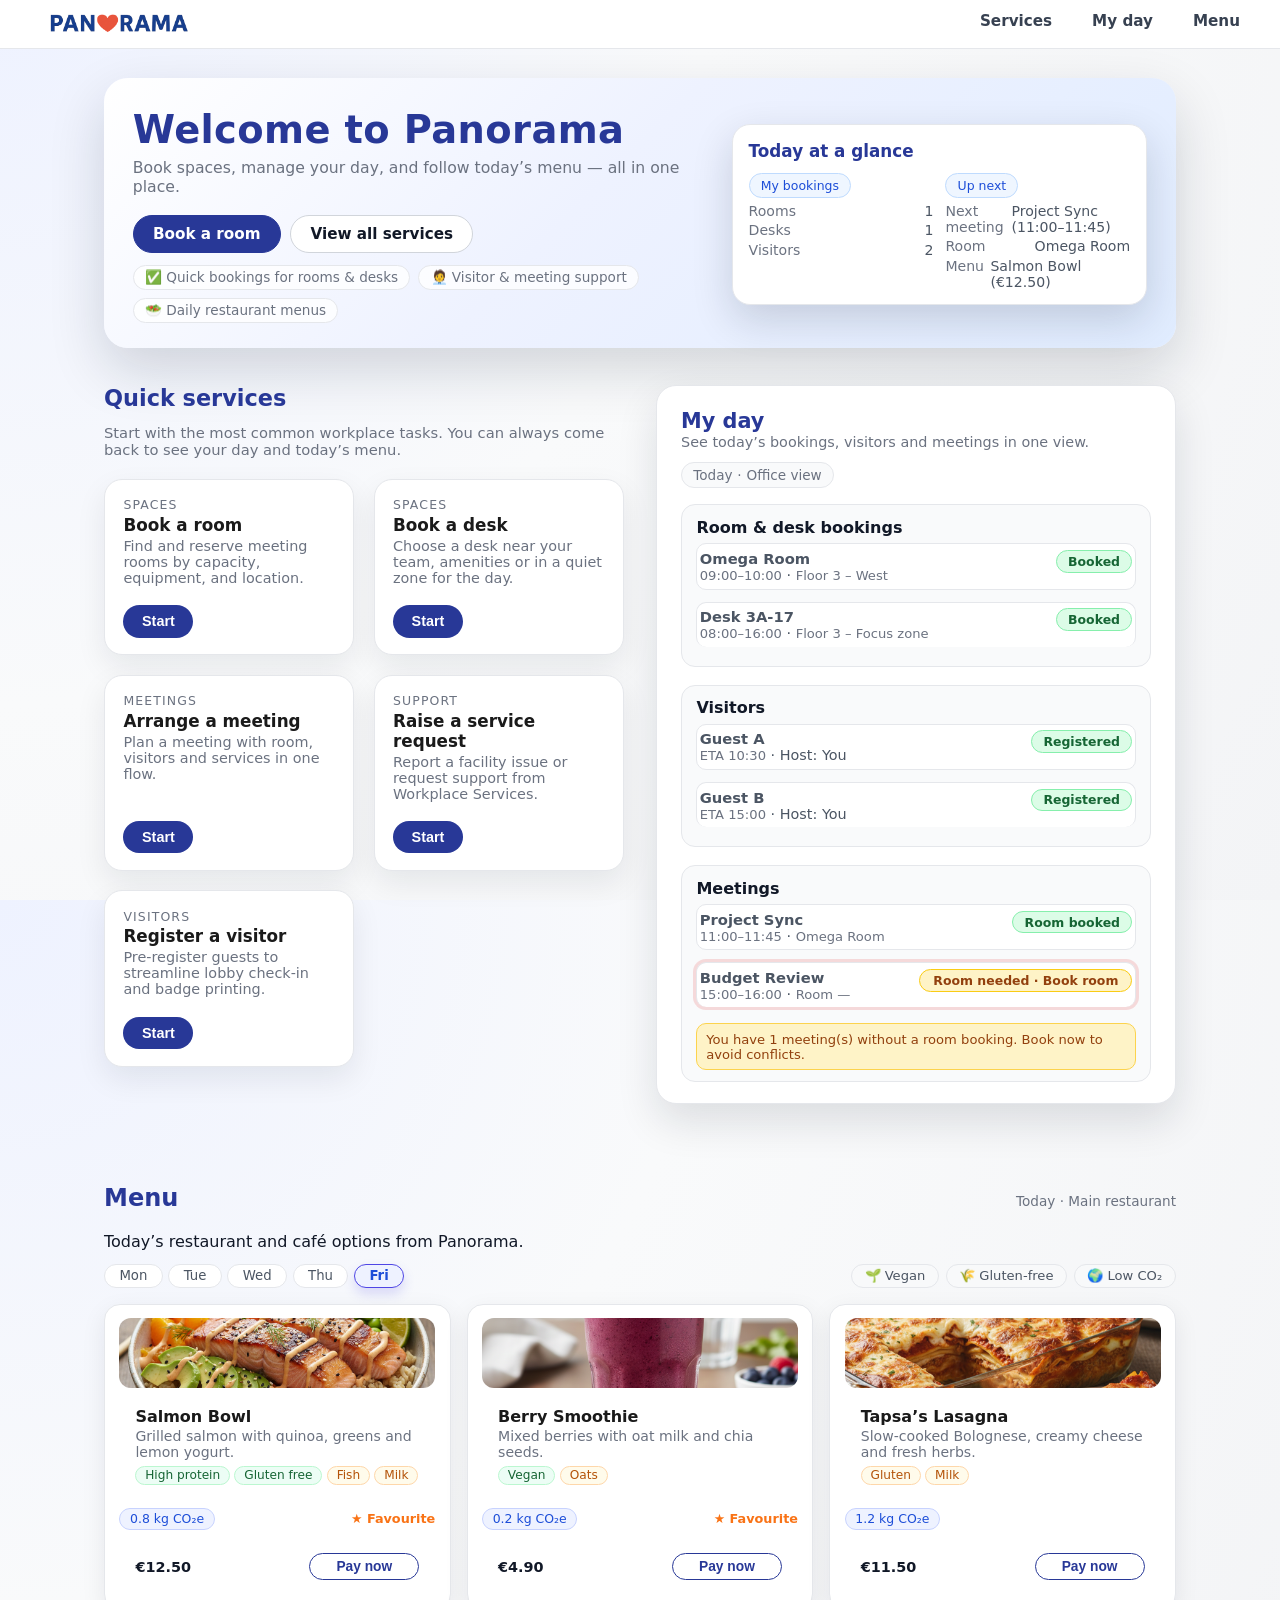
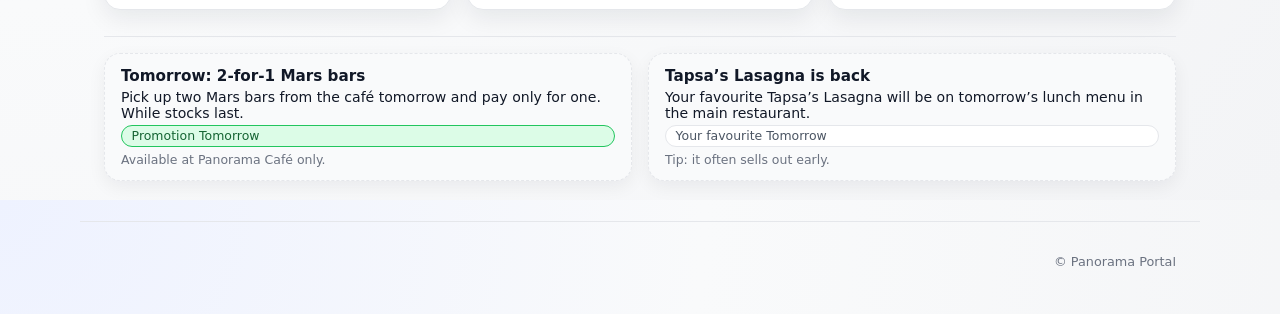
<file: index.html>
<!doctype html>
<html lang="en">
<head>
  <meta charset="utf-8" />
  <meta name="viewport" content="width=device-width, initial-scale=1" />
  <title>Panorama Client Portal</title>
  <link rel="stylesheet" href="styles.css" />
  <style>
    :root {
      --primary: #283897;
      --accent: #da2020;
      --bg: #f3f4f6;
      --muted: #6b7280;
      --card: #ffffff;
      --radius-lg: 18px;
    }

    body {
      margin: 0;
      font-family: system-ui, -apple-system, BlinkMacSystemFont, "Segoe UI", sans-serif;
      background: radial-gradient(circle at top left, #eef2ff, #f9fafb 45%, #f3f4f6);
      color: #111827;
    }

    main {
      max-width: 1120px;
      margin: 1.8rem auto 2.5rem;
      padding: 0 1.5rem;
    }

    /* Header / nav (shared with other pages) */
    .site-header {
      display: flex;
      align-items: center;
      justify-content: space-between;
      padding: 0.5rem 2.5rem;
      border-bottom: 1px solid #e5e7eb;
      background: #ffffff;
      position: sticky;
      top: 0;
      z-index: 20;
    }

    /* Logo container */
    .brand {
      display: flex;
      align-items: center;
    }

    /* Logo image */
    .logo-img {
      height: 32px;          /* 🔧 adjust this if you want it bigger/smaller */
      width: auto;
      display: block;
    }

    .top-nav {
      display: flex;
      gap: 1.5rem;
      font-size: .95rem;
    }

    .top-nav a {
      text-decoration: none;
      color: #374151;
      padding-bottom: .2rem;
      border-bottom: 2px solid transparent;
    }

    .top-nav a:hover,
    .top-nav a:focus-visible {
      color: var(--primary);
      border-bottom-color: var(--primary);
    }

    /* Generic button-like links */
    .primary,
    .secondary {
      border-radius: 999px;
      border: 1px solid transparent;
      padding: .55rem 1.2rem;
      font-size: .95rem;
      font-weight: 600;
      cursor: pointer;
      display: inline-flex;
      align-items: center;
      justify-content: center;
      gap: .35rem;
      text-decoration: none;
      white-space: nowrap;
    }

    .primary {
      background: var(--primary);
      color: #ffffff;
      border-color: var(--primary);
    }

    .primary:hover {
      filter: brightness(1.05);
    }

    .secondary {
      background: #ffffff;
      color: #111827;
      border-color: #d1d5db;
    }

    .secondary:hover {
      background: #f9fafb;
    }
.home-two-col {
  display: grid;
  grid-template-columns: 1fr 1fr;
  gap: 2rem;
  align-items: start;
}

/* Make it stack on mobile */
@media (max-width: 900px) {
  .home-two-col {
    grid-template-columns: 1fr;
  }
}

    /* Hero */
    .hero {
      display: grid;
      grid-template-columns: minmax(0, 3fr) minmax(0, 2.2fr);
      gap: 2rem;
      align-items: center;
      padding: 1.8rem 1.8rem 1.6rem;
      border-radius: 24px;
      background: linear-gradient(135deg, #ffffff 0%, #eef2ff 45%, #e0ecff 100%);
      box-shadow: 0 22px 55px rgba(15, 23, 42, 0.16);
      margin-bottom: 2.3rem;
    }

    @media (max-width: 880px) {
      .hero {
        grid-template-columns: minmax(0, 1fr);
        padding: 1.4rem 1.3rem 1.2rem;
      }
    }

    .hero h1 {
      margin: 0 0 .4rem;
      font-size: clamp(2.1rem, 3vw, 2.5rem);
      letter-spacing: .01em;
    }

    .hero p {
      margin: 0 0 1.2rem;
      color: var(--muted);
      font-size: .98rem;
    }

    .hero-actions {
      display: flex;
      flex-wrap: wrap;
      gap: .6rem;
      margin-bottom: .75rem;
    }

    .hero-meta {
      display: flex;
      flex-wrap: wrap;
      gap: .5rem;
      font-size: .85rem;
      color: var(--muted);
    }

    .hero-meta span {
      display: inline-flex;
      align-items: center;
      gap: .35rem;
      padding: .22rem .7rem;
      border-radius: 999px;
      background: rgba(255, 255, 255, 0.8);
      border: 1px solid #e5e7eb;
    }

    .hero-right {
      justify-self: center;
      width: 100%;
    }

    .hero-summary {
      border-radius: 18px;
      background: #ffffff;
      padding: 1rem 1rem .9rem;
      box-shadow: 0 15px 40px rgba(15, 23, 42, 0.16);
      border: 1px solid #e5e7eb;
      font-size: .88rem;
    }

    .hero-summary h2 {
      margin: 0 0 .7rem;
      font-size: 1.05rem;
    }

    .hero-summary-grid {
      display: grid;
      grid-template-columns: 1.1fr 1.1fr;
      gap: .75rem;
    }

    .hero-pill {
      padding: .25rem .7rem;
      border-radius: 999px;
      background: #eff6ff;
      color: #1d4ed8;
      font-size: .78rem;
      border: 1px solid #bfdbfe;
      display: inline-flex;
      align-items: center;
      gap: .25rem;
      margin-bottom: .35rem;
    }

    .hero-summary ul {
      list-style: none;
      margin: 0;
      padding: 0;
      display: grid;
      gap: .2rem;
    }

    .hero-summary li {
      display: flex;
      justify-content: space-between;
      gap: .4rem;
      color: #4b5563;
    }

    .hero-summary-label {
      color: var(--muted);
    }

    /* Sections */
    section {
      margin-bottom: 2.5rem;
    }

    section > h2 {
      margin-bottom: .8rem;
      font-size: 1.4rem;
    }

    section > p.section-lead {
      margin-top: 0;
      margin-bottom: 1.3rem;
      color: var(--muted);
      font-size: .92rem;
    }

    /* s (Quick s) */
    .card-grid {
      display: grid;
      grid-template-columns: repeat(auto-fit, minmax(230px, 1fr));
      gap: 1.2rem;
      align-items: stretch;
    }

    .card.service {
      background: var(--card);
      border-radius: var(--radius-lg);
      padding: 1.1rem 1.15rem 1.05rem;
      box-shadow: 0 12px 30px rgba(15, 23, 42, 0.08);
      border: 1px solid #e5e7eb;
      display: flex;
      flex-direction: column;
      justify-content: space-between;
      gap: .6rem;
      position: relative;
      overflow: hidden;
    }

    .card.service::after {
      content: "";
      position: absolute;
      inset: auto -40%;
      height: 48%;
      top: auto;
      bottom: -20%;
      background: radial-gradient(circle at top, rgba(40, 56, 151, 0.1), transparent 60%);
      opacity: 0;
      transition: opacity .18s;
      pointer-events: none;
    }

    .card.service:hover::after {
      opacity: 1;
    }

    .card.service h3 {
      margin: 0 0 .2rem;
      font-size: 1.05rem;
    }

    .card.service p {
      margin: 0 0 .6rem;
      color: var(--muted);
      font-size: .9rem;
    }

    .card.service .primary {
      align-self: flex-start;
      border-radius: 999px;
      padding: .45rem 1.1rem;
      font-size: .9rem;
      border: 1px solid transparent;
      transition: transform .12s ease, box-shadow .12s ease;
    }

    .card.service .primary:hover {
      box-shadow: 0 12px 30px rgba(40, 56, 151, 0.32);
      transform: translateY(-1px);
    }

    .service-eyebrow {
      font-size: .78rem;
      text-transform: uppercase;
      letter-spacing: .09em;
      color: #6b7280;
      margin-bottom: .15rem;
    }

    /* My day – same visual language as other cards */
    .my-day-card {
      background: #ffffff;
      border-radius: 20px;
      padding: 1.4rem 1.5rem 1.3rem;
      box-shadow: 0 18px 40px rgba(15, 23, 42, 0.12);
      border: 1px solid #e5e7eb;
    }

    .my-day-header {
      display: flex;
      justify-content: space-between;
      align-items: center;
      gap: .75rem;
      flex-wrap: wrap;
      margin-bottom: 1rem;
    }

    .my-day-header h2 {
      margin: 0;
      font-size: 1.3rem;
    }

    .my-day-header p {
      margin: .1rem 0 0;
      font-size: .9rem;
      color: var(--muted);
    }

    .my-day-filter {
      display: inline-flex;
      align-items: center;
      gap: .3rem;
      padding: .25rem .7rem;
      border-radius: 999px;
      border: 1px solid #e5e7eb;
      background: #f9fafb;
      font-size: .85rem;
      color: var(--muted);
    }

    .my-day-columns {
      display: grid;
      grid-template-columns: repeat(auto-fit, minmax(230px, 1fr));
      gap: 1.1rem;
    }

    .my-day-columns .column {
      border-radius: 14px;
      background: #f9fafb;
      padding: .8rem .9rem .7rem;
      border: 1px solid #e5e7eb;
      min-height: 130px;
    }

    .my-day-columns .column h3 {
      margin-top: 0;
      margin-bottom: .4rem;
      font-size: 1rem;
    }

    /* My Day list items: align info + badge nicely */
    .my-day-columns .list li {
      display: flex;
      justify-content: space-between;
      align-items: flex-start;
      gap: 0.75rem;
      padding: 0.35rem 0.15rem;
      border-bottom: 1px solid #e5e7eb;
    }

    .my-day-columns .list li:last-child {
      border-bottom: none;
    }

    .my-day-columns .list li > div:first-child strong {
      font-size: 0.92rem;
    }

    .my-day-columns .list li > div:first-child span {
      font-size: 0.82rem;
      color: #6b7280;
    }

    /* Badges – small, pill-style, not chunky buttons */
    .badge {
      display: inline-flex;
      align-items: center;
      justify-content: center;
      border-radius: 999px;
      padding: 0.18rem 0.7rem;
      font-size: 0.78rem;
      font-weight: 600;
      border: 1px solid transparent;
      white-space: nowrap;
    }

    /* Green pill = OK state */
    .badge.success {
      background: #dcfce7;
      border-color: #86efac;
      color: #166534;
    }

    /* Amber pill = warning / needs action */
    .badge.warning {
      background: #fef3c7;
      border-color: #facc15;
      color: #92400e;
    }

    /* Make "Room needed" look like a real action button */
    .badge-cta {
      text-decoration: none;
      cursor: pointer;
      background: #f97316;
      border-color: #ea580c;
      color: #ffffff;
      padding-inline: 0.8rem;
    }

    .badge-cta:hover {
      background: #ea580c;
      border-color: #c2410c;
    }

    .list {
      list-style: none;
      margin: 0;
      padding: 0;
      font-size: .9rem;
      color: #4b5563;
      display: grid;
      gap: .25rem;
    }

    .list.empty::before {
      content: "Nothing scheduled yet.";
      font-size: .9rem;
      color: var(--muted);
    }

    .alert {
      margin-top: .5rem;
      padding: .45rem .55rem;
      border-radius: 10px;
      background: #fef3c7;
      border: 1px solid #fcd34d;
      font-size: .82rem;
      color: #92400e;
    }

    /* Menu */
    .menu-section > h2 {
      margin-bottom: .2rem;
    }

    .menu-header-row {
      display: flex;
      justify-content: space-between;
      align-items: baseline;
      gap: .75rem;
      margin-bottom: .8rem;
      flex-wrap: wrap;
    }

    .menu-meta {
      font-size: .85rem;
      color: var(--muted);
    }

    .menu-grid {
      display: grid;
      grid-template-columns: repeat(auto-fit, minmax(220px, 1fr));
      gap: 1rem;
    }

    .menu-card {
      background: #ffffff;
      border-radius: 16px;
      border: 1px solid #e5e7eb;
      padding: .85rem .9rem .8rem;
      display: grid;
      grid-template-rows: auto 1fr auto auto;
      gap: .45rem;
      box-shadow: 0 8px 25px rgba(15, 23, 42, 0.08);
      font-size: .9rem;
    }

    .menu-card .image-wrapper {
      height: 70px;
      border-radius: 12px;
      overflow: hidden;
      background: #e5e7eb;
    }

    .menu-card .menu-image {
      width: 100%;
      height: 100%;
      object-fit: cover;
      display: block;
    }

    .menu-card h3 {
      margin: 0 0 .1rem;
      font-size: 1rem;
    }

    .menu-card p {
      margin: 0;
      font-size: .88rem;
      color: var(--muted);
    }

    .menu-tags {
      display: flex;
      flex-wrap: wrap;
      gap: .28rem;
      margin-top: .35rem;
    }

    .diet-tag,
    .allergen-tag {
      font-size: .76rem;
      border-radius: 999px;
      padding: .12rem .55rem;
      border: 1px solid #e5e7eb;
      background: #f9fafb;
      white-space: nowrap;
    }

    .diet-tag {
      color: #166534;
      border-color: #bbf7d0;
      background: #ecfdf5;
    }

    .allergen-tag {
      color: #b45309;
      border-color: #fed7aa;
      background: #fffbeb;
    }

    .menu-meta-row {
      display: flex;
      align-items: center;
      justify-content: space-between;
      gap: .4rem;
      margin-top: .2rem;
      font-size: .78rem;
    }

    .co2-chip {
      padding: .16rem .6rem;
      border-radius: 999px;
      background: #eef2ff;
      border: 1px solid #c7d2fe;
      color: #1d4ed8;
      white-space: nowrap;
    }

    .favourite {
      font-size: .8rem;
      color: #f97316;
      white-space: nowrap;
    }

    .warning-note {
      font-size: .8rem;
      color: #b91c1c;
      white-space: nowrap;
    }

    .menu-card .actions {
      display: flex;
      align-items: center;
      justify-content: space-between;
      gap: .6rem;
      margin-top: .25rem;
      font-size: .9rem;
    }

    .menu-card .price {
      font-weight: 600;
    }

    /* Equal-width Pay buttons */
    .menu-card .pay {
      border-radius: 999px;
      border: 1px solid var(--primary);
      padding: .32rem .8rem;
      font-size: .86rem;
      background: #ffffff;
      color: var(--primary);
      cursor: pointer;
      flex: 0 0 110px;
      text-align: center;
    }

    .menu-card .pay:hover {
      background: #eef2ff;
    }

    /* Recommended / upcoming section under menu */
    .menu-recommended {
      margin-top: 1.6rem;
      padding-top: 1rem;
      border-top: 1px solid #e5e7eb;
      display: grid;
      grid-template-columns: repeat(auto-fit, minmax(260px, 1fr));
      gap: 1rem;
    }

    .reco-card {
      border-radius: 16px;
      border: 1px dashed #e5e7eb;
      padding: .85rem 1rem .8rem;
      background: #f9fafb;
      box-shadow: 0 6px 18px rgba(15, 23, 42, 0.06);
      font-size: .88rem;
      display: grid;
      gap: .25rem;
    }

    .reco-title {
      font-weight: 600;
      font-size: .95rem;
    }

    .reco-pill {
      display: inline-flex;
      align-items: center;
      gap: .25rem;
      padding: .14rem .6rem;
      border-radius: 999px;
      border: 1px solid #e5e7eb;
      background: #ffffff;
      font-size: .78rem;
      color: #4b5563;
    }

    .reco-pill.highlight {
      border-color: #22c55e;
      background: #dcfce7;
      color: #166534;
    }

    /* Menu toolbar (tabs + filters) */
    .menu-toolbar {
      display: flex;
      flex-wrap: wrap;
      justify-content: space-between;
      align-items: center;
      gap: .75rem;
      margin-bottom: 1rem;
      margin-top: .75rem;
      font-size: .85rem;
    }

    .menu-tabs {
      display: inline-flex;
      gap: .35rem;
      flex-wrap: wrap;
    }

    .menu-tab {
      border-radius: 999px;
      border: 1px solid #e5e7eb;
      background: #ffffff;
      padding: .22rem .9rem;
      cursor: pointer;
      font: inherit;
      font-size: .83rem;
      color: #4b5563;
    }

    .menu-tab[aria-selected="true"] {
      background: #eef2ff;
      border-color: #4f46e5;
      color: #1d4ed8;
      font-weight: 600;
      box-shadow: 0 6px 12px rgba(79, 70, 229, 0.18);
    }

    .menu-filters {
      display: inline-flex;
      gap: .4rem;
      flex-wrap: wrap;
    }

    .menu-filter {
      border-radius: 999px;
      border: 1px solid #e5e7eb;
      padding: .22rem .8rem;
      background: rgba(249, 250, 251, 0.9);
      cursor: pointer;
      font: inherit;
      font-size: .82rem;
      color: #4b5563;
      display: inline-flex;
      align-items: center;
      gap: .25rem;
    }

    .menu-filter.is-active {
      background: #ecfdf5;
      border-color: #6ee7b7;
      color: #166534;
      font-weight: 600;
      box-shadow: 0 6px 14px rgba(16, 185, 129, 0.22);
    }

    .menu-filter[data-filter="vegan"]::before {
      content: "🌱";
    }

    .menu-filter[data-filter="glutenfree"]::before {
      content: "🌾";
    }

    .menu-filter[data-filter="lowco2"]::before {
      content: "🌍";
    }

    /* Footer */
    .site-footer {
      max-width: 1120px;
      margin: 0 auto;
      padding: 1.2rem 1.5rem 2rem;
      font-size: .8rem;
      color: var(--muted);
      text-align: right;
    }
    /* Combined layout: Services + My Day side-by-side */
.home-two-col {
  display: grid;
  grid-template-columns: 1fr 1fr;
  gap: 2rem;
  align-items: flex-start;
}

@media (max-width: 960px) {
  .home-two-col {
    grid-template-columns: 1fr;
  }
}

  </style>
</head>
<body>
  <!-- Header with Panorama logo -->
  <header class="site-header">
    <div class="brand" aria-label="PANORAMA logo">
      <img
        src="images/panoramalogo2.png"
        alt="Panorama"
        class="logo-img"
      />
    </div>

    <nav class="top-nav" aria-label="Primary">
      <a href="#services">Services</a>
      <a href="#my-day">My day</a>
      <a href="#menu">Menu</a>
    </nav>
  </header>

  <main>
    <!-- Hero -->
    <section class="hero" aria-label="Welcome">
      <div>
        <h1>Welcome to Panorama</h1>
        <p>Book spaces, manage your day, and follow today’s menu — all in one place.</p>

        <div class="hero-actions">
          <a class="primary" href="book-room.html">Book a room</a>
          <a class="secondary" href="#services">View all services</a>
        </div>

        <div class="hero-meta">
          <span>✅ Quick bookings for rooms & desks</span>
          <span>🧑‍💼 Visitor & meeting support</span>
          <span>🥗 Daily restaurant menus</span>
        </div>
      </div>

      <div class="hero-right">
        <div class="hero-summary" aria-label="Today at a glance">
          <h2>Today at a glance</h2>
          <div class="hero-summary-grid">
            <div>
              <div class="hero-pill">My bookings</div>
              <ul>
                <li>
                  <span class="hero-summary-label">Rooms</span>
                  <span id="hero-rooms-count">–</span>
                </li>
                <li>
                  <span class="hero-summary-label">Desks</span>
                  <span id="hero-desks-count">–</span>
                </li>
                <li>
                  <span class="hero-summary-label">Visitors</span>
                  <span id="hero-visitors-count">–</span>
                </li>
              </ul>
            </div>
            <div>
              <div class="hero-pill">Up next</div>
              <ul>
                <li>
                  <span class="hero-summary-label">Next meeting</span>
                  <span id="hero-next-meeting">No meeting</span>
                </li>
                <li>
                  <span class="hero-summary-label">Room</span>
                  <span id="hero-next-meeting-room">Not assigned</span>
                </li>
                <li>
                  <span class="hero-summary-label">Menu</span>
                  <span id="hero-menu-highlight">Loading...</span>
                </li>
              </ul>
            </div>
          </div>
        </div>
      </div>
    </section>

    <!-- Services -->
    <!-- Services + My Day side by side -->
<section class="home-main-grid" aria-label="Services and My day">
  
  <!-- Services -->
  <div class="home-two-col">
  <section id="services" aria-labelledby="services-title">
    <h2 id="services-title">Quick services</h2>
    <p class="section-lead">
      Start with the most common workplace tasks. You can always come back to see your day and today’s menu.
    </p>

    <div class="card-grid">
      <article class="card service">
        <div>
          <div class="service-eyebrow">Spaces</div>
          <h3>Book a room</h3>
          <p>Find and reserve meeting rooms by capacity, equipment, and location.</p>
        </div>
        <button class="primary" onclick="location.href='book-room.html'">Start</button>
      </article>

      <article class="card service">
        <div>
          <div class="service-eyebrow">Spaces</div>
          <h3>Book a desk</h3>
          <p>Choose a desk near your team, amenities or in a quiet zone for the day.</p>
        </div>
        <button class="primary" onclick="location.href='book-desk.html'">Start</button>
      </article>

      <article class="card service">
        <div>
          <div class="service-eyebrow">Meetings</div>
          <h3>Arrange a meeting</h3>
          <p>Plan a meeting with room, visitors and services in one flow.</p>
        </div>
        <button class="primary" onclick="location.href='arrange-meeting.html'">Start</button>
      </article>

      <article class="card service">
        <div>
          <div class="service-eyebrow">Support</div>
          <h3>Raise a service request</h3>
          <p>Report a facility issue or request support from Workplace Services.</p>
        </div>
        <button class="primary" onclick="location.href='raise-request.html'">Start</button>
      </article>

      <article class="card service">
        <div>
          <div class="service-eyebrow">Visitors</div>
          <h3>Register a visitor</h3>
          <p>Pre-register guests to streamline lobby check-in and badge printing.</p>
        </div>
        <button class="primary" onclick="location.href='register-visitor.html'">Start</button>
      </article>
    </div>
  </section>

  <!-- My Day -->
  <section id="my-day" class="my-day-card" aria-labelledby="myday-title">
    <div class="my-day-header">
      <div>
        <h2 id="myday-title">My day</h2>
        <p>See today’s bookings, visitors and meetings in one view.</p>
      </div>
      <div class="my-day-filter" aria-label="Current view">
        <span>Today</span> · <span>Office view</span>
      </div>
    </div>

    <div class="my-day-columns">
      <div class="column" aria-label="Bookings">
        <h3>Room & desk bookings</h3>
        <ul id="booking-list" class="list"></ul>
      </div>

      <div class="column" aria-label="Visitors">
        <h3>Visitors</h3>
        <ul id="visitor-list" class="list"></ul>
      </div>

      <div class="column" aria-label="Meetings">
        <h3>Meetings</h3>
        <ul id="meeting-list" class="list"></ul>
        <div id="meeting-alert" class="alert" role="status" aria-live="polite" hidden></div>
      </div>
    </div>
  </section>
</div>

</section>

    <!-- Menu -->
    <section id="menu" class="menu-section" aria-labelledby="menu-title">
      <div class="menu-header-row">
        <div>
          <h2 id="menu-title">Menu</h2>
          <p class="section-lead" style="margin-bottom:0;">
            Today’s restaurant and café options from Panorama.
          </p>
        </div>
        <div class="menu-meta">
          <span id="menu-date-label">Today</span> ·
          <span id="menu-location-label">Main restaurant</span>
        </div>
      </div>

      <!-- Tabs + filters -->
      <div class="menu-toolbar">
        <div class="menu-tabs" role="tablist" aria-label="Week days">
          <button class="menu-tab" data-day="mon" aria-selected="false">Mon</button>
          <button class="menu-tab" data-day="tue" aria-selected="false">Tue</button>
          <button class="menu-tab" data-day="wed" aria-selected="false">Wed</button>
          <button class="menu-tab" data-day="thu" aria-selected="false">Thu</button>
          <button class="menu-tab" data-day="fri" aria-selected="false">Fri</button>
        </div>
        <div class="menu-filters" aria-label="Dietary filters">
          <button class="menu-filter" data-filter="vegan">Vegan</button>
          <button class="menu-filter" data-filter="glutenfree">Gluten-free</button>
          <button class="menu-filter" data-filter="lowco2">Low CO₂</button>
        </div>
      </div>

      <div class="menu-grid" id="menu-grid" aria-label="Available meals"></div>

      <!-- Recommended / upcoming -->
      <div class="menu-recommended" id="menu-recommended" aria-label="Recommended for you"></div>
    </section>
  </main>

  <footer class="site-footer">
    <p>© Panorama Portal</p>
  </footer>

  <script src="app.js"></script>

  <!-- Meal details modal -->
  <div class="meal-modal-backdrop" id="meal-modal" hidden>
    <div class="meal-modal" role="dialog" aria-modal="true" aria-labelledby="meal-modal-title">
      <button class="meal-modal-close" id="meal-modal-close" aria-label="Close">
        ×
      </button>
      <div class="meal-modal-header">
        <h3 id="meal-modal-title"></h3>
        <span id="meal-modal-price"></span>
      </div>
      <p id="meal-modal-desc"></p>

      <div class="meal-modal-tags" id="meal-modal-tags"></div>

      <div class="meal-modal-nutrition">
        <div>
          <span class="nutri-label">Calories</span>
          <span class="nutri-value" id="meal-modal-calories">–</span>
        </div>
        <div>
          <span class="nutri-label">CO₂</span>
          <span class="nutri-value" id="meal-modal-co2">–</span>
        </div>
      </div>

      <div class="meal-modal-footer">
        <button class="primary" id="meal-modal-pay">Pay now</button>
        <button class="secondary" id="meal-modal-close-2">Close</button>
      </div>
    </div>
  </div>
</body>
</html>
</file>
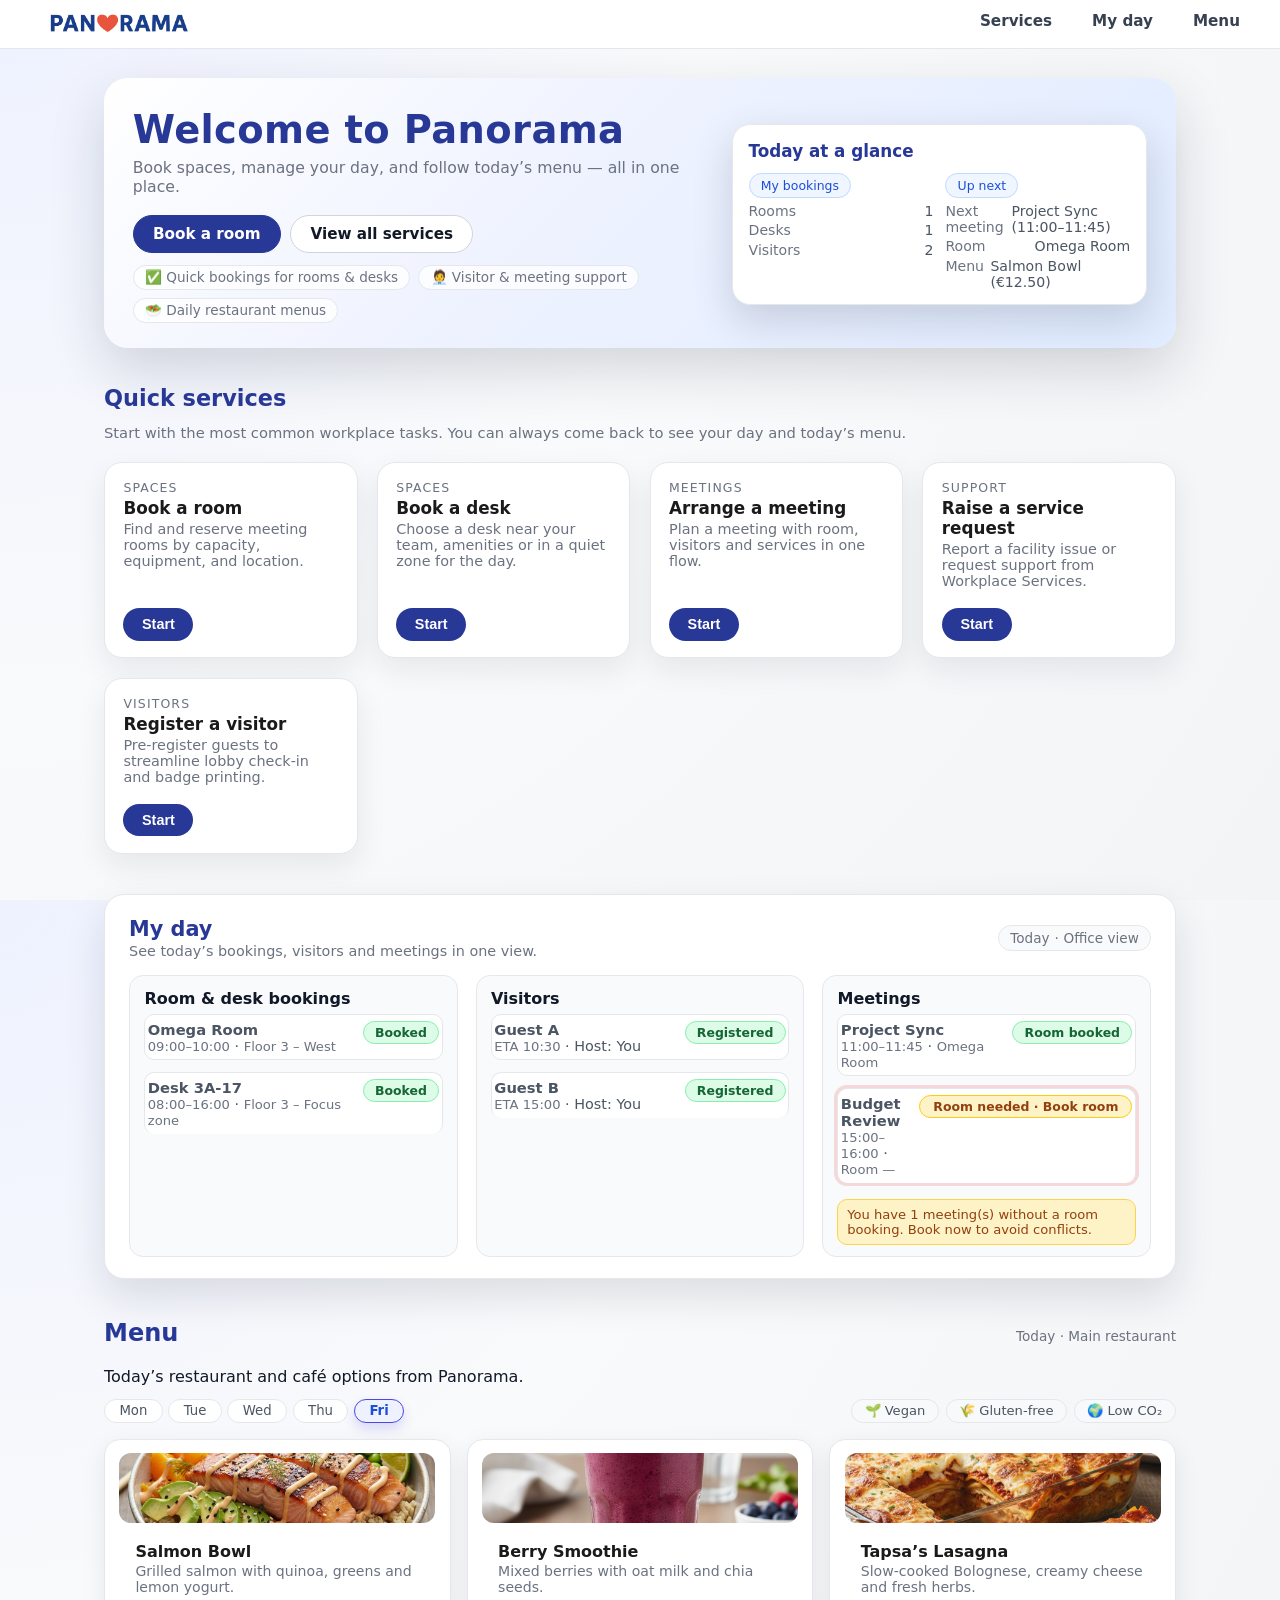
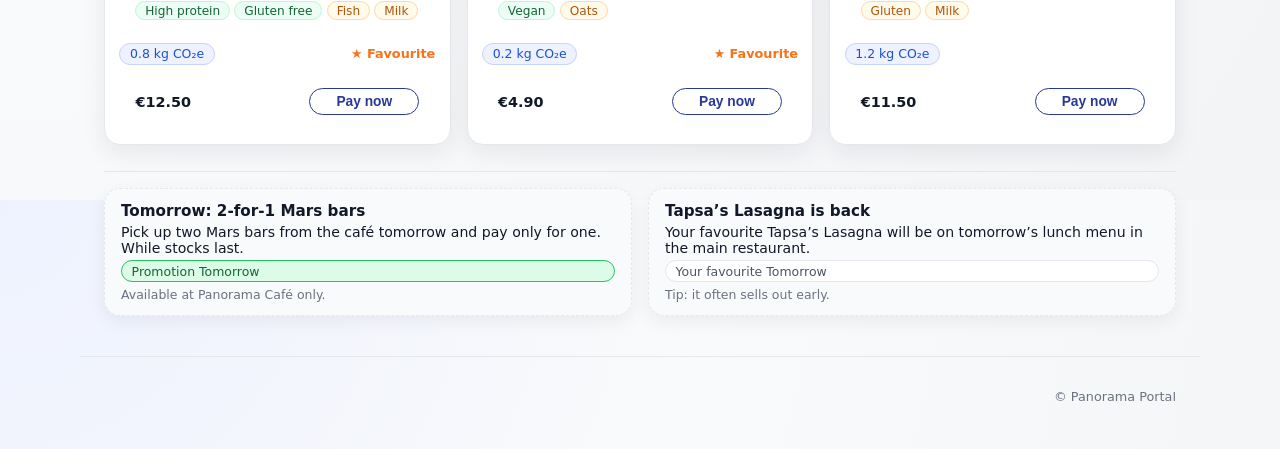
<file: CaseFinland/index.html>
<!doctype html>
<html lang="en">
<head>
  <meta charset="utf-8" />
  <meta name="viewport" content="width=device-width, initial-scale=1" />
  <title>Panorama Client Portal</title>
  <link rel="stylesheet" href="styles.css" />
  <style>
    :root {
      --primary: #283897;
      --accent: #da2020;
      --bg: #f3f4f6;
      --muted: #6b7280;
      --card: #ffffff;
      --radius-lg: 18px;
    }

    body {
      margin: 0;
      font-family: system-ui, -apple-system, BlinkMacSystemFont, "Segoe UI", sans-serif;
      background: radial-gradient(circle at top left, #eef2ff, #f9fafb 45%, #f3f4f6);
      color: #111827;
    }

    main {
      max-width: 1120px;
      margin: 1.8rem auto 2.5rem;
      padding: 0 1.5rem;
    }

    /* Header / nav (shared with other pages) */
    .site-header {
      display: flex;
      align-items: center;
      justify-content: space-between;
      padding: 0.5rem 2.5rem;
      border-bottom: 1px solid #e5e7eb;
      background: #ffffff;
      position: sticky;
      top: 0;
      z-index: 20;
    }

    /* Logo container */
    .brand {
      display: flex;
      align-items: center;
    }

    /* Logo image */
    .logo-img {
      height: 32px;          /* 🔧 adjust this if you want it bigger/smaller */
      width: auto;
      display: block;
    }

    .top-nav {
      display: flex;
      gap: 1.5rem;
      font-size: .95rem;
    }

    .top-nav a {
      text-decoration: none;
      color: #374151;
      padding-bottom: .2rem;
      border-bottom: 2px solid transparent;
    }

    .top-nav a:hover,
    .top-nav a:focus-visible {
      color: var(--primary);
      border-bottom-color: var(--primary);
    }

    /* Generic button-like links */
    .primary,
    .secondary {
      border-radius: 999px;
      border: 1px solid transparent;
      padding: .55rem 1.2rem;
      font-size: .95rem;
      font-weight: 600;
      cursor: pointer;
      display: inline-flex;
      align-items: center;
      justify-content: center;
      gap: .35rem;
      text-decoration: none;
      white-space: nowrap;
    }

    .primary {
      background: var(--primary);
      color: #ffffff;
      border-color: var(--primary);
    }

    .primary:hover {
      filter: brightness(1.05);
    }

    .secondary {
      background: #ffffff;
      color: #111827;
      border-color: #d1d5db;
    }

    .secondary:hover {
      background: #f9fafb;
    }

    /* Hero */
    .hero {
      display: grid;
      grid-template-columns: minmax(0, 3fr) minmax(0, 2.2fr);
      gap: 2rem;
      align-items: center;
      padding: 1.8rem 1.8rem 1.6rem;
      border-radius: 24px;
      background: linear-gradient(135deg, #ffffff 0%, #eef2ff 45%, #e0ecff 100%);
      box-shadow: 0 22px 55px rgba(15, 23, 42, 0.16);
      margin-bottom: 2.3rem;
    }

    @media (max-width: 880px) {
      .hero {
        grid-template-columns: minmax(0, 1fr);
        padding: 1.4rem 1.3rem 1.2rem;
      }
    }

    .hero h1 {
      margin: 0 0 .4rem;
      font-size: clamp(2.1rem, 3vw, 2.5rem);
      letter-spacing: .01em;
    }

    .hero p {
      margin: 0 0 1.2rem;
      color: var(--muted);
      font-size: .98rem;
    }

    .hero-actions {
      display: flex;
      flex-wrap: wrap;
      gap: .6rem;
      margin-bottom: .75rem;
    }

    .hero-meta {
      display: flex;
      flex-wrap: wrap;
      gap: .5rem;
      font-size: .85rem;
      color: var(--muted);
    }

    .hero-meta span {
      display: inline-flex;
      align-items: center;
      gap: .35rem;
      padding: .22rem .7rem;
      border-radius: 999px;
      background: rgba(255, 255, 255, 0.8);
      border: 1px solid #e5e7eb;
    }

    .hero-right {
      justify-self: center;
      width: 100%;
    }

    .hero-summary {
      border-radius: 18px;
      background: #ffffff;
      padding: 1rem 1rem .9rem;
      box-shadow: 0 15px 40px rgba(15, 23, 42, 0.16);
      border: 1px solid #e5e7eb;
      font-size: .88rem;
    }

    .hero-summary h2 {
      margin: 0 0 .7rem;
      font-size: 1.05rem;
    }

    .hero-summary-grid {
      display: grid;
      grid-template-columns: 1.1fr 1.1fr;
      gap: .75rem;
    }

    .hero-pill {
      padding: .25rem .7rem;
      border-radius: 999px;
      background: #eff6ff;
      color: #1d4ed8;
      font-size: .78rem;
      border: 1px solid #bfdbfe;
      display: inline-flex;
      align-items: center;
      gap: .25rem;
      margin-bottom: .35rem;
    }

    .hero-summary ul {
      list-style: none;
      margin: 0;
      padding: 0;
      display: grid;
      gap: .2rem;
    }

    .hero-summary li {
      display: flex;
      justify-content: space-between;
      gap: .4rem;
      color: #4b5563;
    }

    .hero-summary-label {
      color: var(--muted);
    }

    /* Sections */
    section {
      margin-bottom: 2.5rem;
    }

    section > h2 {
      margin-bottom: .8rem;
      font-size: 1.4rem;
    }

    section > p.section-lead {
      margin-top: 0;
      margin-bottom: 1.3rem;
      color: var(--muted);
      font-size: .92rem;
    }

    /* Services (Quick services) */
    .card-grid {
      display: grid;
      grid-template-columns: repeat(auto-fit, minmax(230px, 1fr));
      gap: 1.2rem;
      align-items: stretch;
    }

    .card.service {
      background: var(--card);
      border-radius: var(--radius-lg);
      padding: 1.1rem 1.15rem 1.05rem;
      box-shadow: 0 12px 30px rgba(15, 23, 42, 0.08);
      border: 1px solid #e5e7eb;
      display: flex;
      flex-direction: column;
      justify-content: space-between;
      gap: .6rem;
      position: relative;
      overflow: hidden;
    }

    .card.service::after {
      content: "";
      position: absolute;
      inset: auto -40%;
      height: 48%;
      top: auto;
      bottom: -20%;
      background: radial-gradient(circle at top, rgba(40, 56, 151, 0.1), transparent 60%);
      opacity: 0;
      transition: opacity .18s;
      pointer-events: none;
    }

    .card.service:hover::after {
      opacity: 1;
    }

    .card.service h3 {
      margin: 0 0 .2rem;
      font-size: 1.05rem;
    }

    .card.service p {
      margin: 0 0 .6rem;
      color: var(--muted);
      font-size: .9rem;
    }

    .card.service .primary {
      align-self: flex-start;
      border-radius: 999px;
      padding: .45rem 1.1rem;
      font-size: .9rem;
      border: 1px solid transparent;
      transition: transform .12s ease, box-shadow .12s ease;
    }

    .card.service .primary:hover {
      box-shadow: 0 12px 30px rgba(40, 56, 151, 0.32);
      transform: translateY(-1px);
    }

    .service-eyebrow {
      font-size: .78rem;
      text-transform: uppercase;
      letter-spacing: .09em;
      color: #6b7280;
      margin-bottom: .15rem;
    }

    /* My day – same visual language as other cards */
    .my-day-card {
      background: #ffffff;
      border-radius: 20px;
      padding: 1.4rem 1.5rem 1.3rem;
      box-shadow: 0 18px 40px rgba(15, 23, 42, 0.12);
      border: 1px solid #e5e7eb;
    }

    .my-day-header {
      display: flex;
      justify-content: space-between;
      align-items: center;
      gap: .75rem;
      flex-wrap: wrap;
      margin-bottom: 1rem;
    }

    .my-day-header h2 {
      margin: 0;
      font-size: 1.3rem;
    }

    .my-day-header p {
      margin: .1rem 0 0;
      font-size: .9rem;
      color: var(--muted);
    }

    .my-day-filter {
      display: inline-flex;
      align-items: center;
      gap: .3rem;
      padding: .25rem .7rem;
      border-radius: 999px;
      border: 1px solid #e5e7eb;
      background: #f9fafb;
      font-size: .85rem;
      color: var(--muted);
    }

    .my-day-columns {
      display: grid;
      grid-template-columns: repeat(auto-fit, minmax(230px, 1fr));
      gap: 1.1rem;
    }

    .my-day-columns .column {
      border-radius: 14px;
      background: #f9fafb;
      padding: .8rem .9rem .7rem;
      border: 1px solid #e5e7eb;
      min-height: 130px;
    }

    .my-day-columns .column h3 {
      margin-top: 0;
      margin-bottom: .4rem;
      font-size: 1rem;
    }

    /* My Day list items: align info + badge nicely */
    .my-day-columns .list li {
      display: flex;
      justify-content: space-between;
      align-items: flex-start;
      gap: 0.75rem;
      padding: 0.35rem 0.15rem;
      border-bottom: 1px solid #e5e7eb;
    }

    .my-day-columns .list li:last-child {
      border-bottom: none;
    }

    .my-day-columns .list li > div:first-child strong {
      font-size: 0.92rem;
    }

    .my-day-columns .list li > div:first-child span {
      font-size: 0.82rem;
      color: #6b7280;
    }

    /* Badges – small, pill-style, not chunky buttons */
    .badge {
      display: inline-flex;
      align-items: center;
      justify-content: center;
      border-radius: 999px;
      padding: 0.18rem 0.7rem;
      font-size: 0.78rem;
      font-weight: 600;
      border: 1px solid transparent;
      white-space: nowrap;
    }

    /* Green pill = OK state */
    .badge.success {
      background: #dcfce7;
      border-color: #86efac;
      color: #166534;
    }

    /* Amber pill = warning / needs action */
    .badge.warning {
      background: #fef3c7;
      border-color: #facc15;
      color: #92400e;
    }

    /* Make "Room needed" look like a real action button */
    .badge-cta {
      text-decoration: none;
      cursor: pointer;
      background: #f97316;
      border-color: #ea580c;
      color: #ffffff;
      padding-inline: 0.8rem;
    }

    .badge-cta:hover {
      background: #ea580c;
      border-color: #c2410c;
    }

    .list {
      list-style: none;
      margin: 0;
      padding: 0;
      font-size: .9rem;
      color: #4b5563;
      display: grid;
      gap: .25rem;
    }

    .list.empty::before {
      content: "Nothing scheduled yet.";
      font-size: .9rem;
      color: var(--muted);
    }

    .alert {
      margin-top: .5rem;
      padding: .45rem .55rem;
      border-radius: 10px;
      background: #fef3c7;
      border: 1px solid #fcd34d;
      font-size: .82rem;
      color: #92400e;
    }

    /* Menu */
    .menu-section > h2 {
      margin-bottom: .2rem;
    }

    .menu-header-row {
      display: flex;
      justify-content: space-between;
      align-items: baseline;
      gap: .75rem;
      margin-bottom: .8rem;
      flex-wrap: wrap;
    }

    .menu-meta {
      font-size: .85rem;
      color: var(--muted);
    }

    .menu-grid {
      display: grid;
      grid-template-columns: repeat(auto-fit, minmax(220px, 1fr));
      gap: 1rem;
    }

    .menu-card {
      background: #ffffff;
      border-radius: 16px;
      border: 1px solid #e5e7eb;
      padding: .85rem .9rem .8rem;
      display: grid;
      grid-template-rows: auto 1fr auto auto;
      gap: .45rem;
      box-shadow: 0 8px 25px rgba(15, 23, 42, 0.08);
      font-size: .9rem;
    }

    .menu-card .image-wrapper {
      height: 70px;
      border-radius: 12px;
      overflow: hidden;
      background: #e5e7eb;
    }

    .menu-card .menu-image {
      width: 100%;
      height: 100%;
      object-fit: cover;
      display: block;
    }

    .menu-card h3 {
      margin: 0 0 .1rem;
      font-size: 1rem;
    }

    .menu-card p {
      margin: 0;
      font-size: .88rem;
      color: var(--muted);
    }

    .menu-tags {
      display: flex;
      flex-wrap: wrap;
      gap: .28rem;
      margin-top: .35rem;
    }

    .diet-tag,
    .allergen-tag {
      font-size: .76rem;
      border-radius: 999px;
      padding: .12rem .55rem;
      border: 1px solid #e5e7eb;
      background: #f9fafb;
      white-space: nowrap;
    }

    .diet-tag {
      color: #166534;
      border-color: #bbf7d0;
      background: #ecfdf5;
    }

    .allergen-tag {
      color: #b45309;
      border-color: #fed7aa;
      background: #fffbeb;
    }

    .menu-meta-row {
      display: flex;
      align-items: center;
      justify-content: space-between;
      gap: .4rem;
      margin-top: .2rem;
      font-size: .78rem;
    }

    .co2-chip {
      padding: .16rem .6rem;
      border-radius: 999px;
      background: #eef2ff;
      border: 1px solid #c7d2fe;
      color: #1d4ed8;
      white-space: nowrap;
    }

    .favourite {
      font-size: .8rem;
      color: #f97316;
      white-space: nowrap;
    }

    .warning-note {
      font-size: .8rem;
      color: #b91c1c;
      white-space: nowrap;
    }

    .menu-card .actions {
      display: flex;
      align-items: center;
      justify-content: space-between;
      gap: .6rem;
      margin-top: .25rem;
      font-size: .9rem;
    }

    .menu-card .price {
      font-weight: 600;
    }

    /* Equal-width Pay buttons */
    .menu-card .pay {
      border-radius: 999px;
      border: 1px solid var(--primary);
      padding: .32rem .8rem;
      font-size: .86rem;
      background: #ffffff;
      color: var(--primary);
      cursor: pointer;
      flex: 0 0 110px;
      text-align: center;
    }

    .menu-card .pay:hover {
      background: #eef2ff;
    }

    /* Recommended / upcoming section under menu */
    .menu-recommended {
      margin-top: 1.6rem;
      padding-top: 1rem;
      border-top: 1px solid #e5e7eb;
      display: grid;
      grid-template-columns: repeat(auto-fit, minmax(260px, 1fr));
      gap: 1rem;
    }

    .reco-card {
      border-radius: 16px;
      border: 1px dashed #e5e7eb;
      padding: .85rem 1rem .8rem;
      background: #f9fafb;
      box-shadow: 0 6px 18px rgba(15, 23, 42, 0.06);
      font-size: .88rem;
      display: grid;
      gap: .25rem;
    }

    .reco-title {
      font-weight: 600;
      font-size: .95rem;
    }

    .reco-pill {
      display: inline-flex;
      align-items: center;
      gap: .25rem;
      padding: .14rem .6rem;
      border-radius: 999px;
      border: 1px solid #e5e7eb;
      background: #ffffff;
      font-size: .78rem;
      color: #4b5563;
    }

    .reco-pill.highlight {
      border-color: #22c55e;
      background: #dcfce7;
      color: #166534;
    }

    /* Menu toolbar (tabs + filters) */
    .menu-toolbar {
      display: flex;
      flex-wrap: wrap;
      justify-content: space-between;
      align-items: center;
      gap: .75rem;
      margin-bottom: 1rem;
      margin-top: .75rem;
      font-size: .85rem;
    }

    .menu-tabs {
      display: inline-flex;
      gap: .35rem;
      flex-wrap: wrap;
    }

    .menu-tab {
      border-radius: 999px;
      border: 1px solid #e5e7eb;
      background: #ffffff;
      padding: .22rem .9rem;
      cursor: pointer;
      font: inherit;
      font-size: .83rem;
      color: #4b5563;
    }

    .menu-tab[aria-selected="true"] {
      background: #eef2ff;
      border-color: #4f46e5;
      color: #1d4ed8;
      font-weight: 600;
      box-shadow: 0 6px 12px rgba(79, 70, 229, 0.18);
    }

    .menu-filters {
      display: inline-flex;
      gap: .4rem;
      flex-wrap: wrap;
    }

    .menu-filter {
      border-radius: 999px;
      border: 1px solid #e5e7eb;
      padding: .22rem .8rem;
      background: rgba(249, 250, 251, 0.9);
      cursor: pointer;
      font: inherit;
      font-size: .82rem;
      color: #4b5563;
      display: inline-flex;
      align-items: center;
      gap: .25rem;
    }

    .menu-filter.is-active {
      background: #ecfdf5;
      border-color: #6ee7b7;
      color: #166534;
      font-weight: 600;
      box-shadow: 0 6px 14px rgba(16, 185, 129, 0.22);
    }

    .menu-filter[data-filter="vegan"]::before {
      content: "🌱";
    }

    .menu-filter[data-filter="glutenfree"]::before {
      content: "🌾";
    }

    .menu-filter[data-filter="lowco2"]::before {
      content: "🌍";
    }

    /* Footer */
    .site-footer {
      max-width: 1120px;
      margin: 0 auto;
      padding: 1.2rem 1.5rem 2rem;
      font-size: .8rem;
      color: var(--muted);
      text-align: right;
    }
  </style>
</head>
<body>
  <!-- Header with Panorama logo -->
  <header class="site-header">
    <div class="brand" aria-label="PANORAMA logo">
      <img
        src="images/panoramalogo2.png"
        alt="Panorama"
        class="logo-img"
      />
    </div>

    <nav class="top-nav" aria-label="Primary">
      <a href="#services">Services</a>
      <a href="#my-day">My day</a>
      <a href="#menu">Menu</a>
    </nav>
  </header>

  <main>
    <!-- Hero -->
    <section class="hero" aria-label="Welcome">
      <div>
        <h1>Welcome to Panorama</h1>
        <p>Book spaces, manage your day, and follow today’s menu — all in one place.</p>

        <div class="hero-actions">
          <a class="primary" href="book-room.html">Book a room</a>
          <a class="secondary" href="#services">View all services</a>
        </div>

        <div class="hero-meta">
          <span>✅ Quick bookings for rooms & desks</span>
          <span>🧑‍💼 Visitor & meeting support</span>
          <span>🥗 Daily restaurant menus</span>
        </div>
      </div>

      <div class="hero-right">
        <div class="hero-summary" aria-label="Today at a glance">
          <h2>Today at a glance</h2>
          <div class="hero-summary-grid">
            <div>
              <div class="hero-pill">My bookings</div>
              <ul>
                <li>
                  <span class="hero-summary-label">Rooms</span>
                  <span id="hero-rooms-count">–</span>
                </li>
                <li>
                  <span class="hero-summary-label">Desks</span>
                  <span id="hero-desks-count">–</span>
                </li>
                <li>
                  <span class="hero-summary-label">Visitors</span>
                  <span id="hero-visitors-count">–</span>
                </li>
              </ul>
            </div>
            <div>
              <div class="hero-pill">Up next</div>
              <ul>
                <li>
                  <span class="hero-summary-label">Next meeting</span>
                  <span id="hero-next-meeting">No meeting</span>
                </li>
                <li>
                  <span class="hero-summary-label">Room</span>
                  <span id="hero-next-meeting-room">Not assigned</span>
                </li>
                <li>
                  <span class="hero-summary-label">Menu</span>
                  <span id="hero-menu-highlight">Loading...</span>
                </li>
              </ul>
            </div>
          </div>
        </div>
      </div>
    </section>

    <!-- Services -->
    <section id="services" aria-labelledby="services-title">
      <h2 id="services-title">Quick services</h2>
      <p class="section-lead">
        Start with the most common workplace tasks. You can always come back to see your day and today’s menu.
      </p>

      <div class="card-grid">
        <article class="card service">
          <div>
            <div class="service-eyebrow">Spaces</div>
            <h3>Book a room</h3>
            <p>Find and reserve meeting rooms by capacity, equipment, and location.</p>
          </div>
          <button class="primary" onclick="location.href='book-room.html'">Start</button>
        </article>

        <article class="card service">
          <div>
            <div class="service-eyebrow">Spaces</div>
            <h3>Book a desk</h3>
            <p>Choose a desk near your team, amenities or in a quiet zone for the day.</p>
          </div>
          <button class="primary" onclick="location.href='book-desk.html'">Start</button>
        </article>

        <article class="card service">
          <div>
            <div class="service-eyebrow">Meetings</div>
            <h3>Arrange a meeting</h3>
            <p>Plan a meeting with room, visitors and services in one flow.</p>
          </div>
          <button class="primary" onclick="location.href='arrange-meeting.html'">Start</button>
        </article>

        <article class="card service">
          <div>
            <div class="service-eyebrow">Support</div>
            <h3>Raise a service request</h3>
            <p>Report a facility issue or request support from Workplace Services.</p>
          </div>
          <button class="primary" onclick="location.href='raise-request.html'">Start</button>
        </article>

        <article class="card service">
          <div>
            <div class="service-eyebrow">Visitors</div>
            <h3>Register a visitor</h3>
            <p>Pre-register guests to streamline lobby check-in and badge printing.</p>
          </div>
          <button class="primary" onclick="location.href='register-visitor.html'">Start</button>
        </article>
      </div>
    </section>

    <!-- My Day -->
    <section id="my-day" class="my-day-card" aria-labelledby="myday-title">
      <div class="my-day-header">
        <div>
          <h2 id="myday-title">My day</h2>
          <p>See today’s bookings, visitors and meetings in one view.</p>
        </div>
        <div class="my-day-filter" aria-label="Current view">
          <span>Today</span> · <span>Office view</span>
        </div>
      </div>

      <div class="my-day-columns">
        <div class="column" aria-label="Bookings">
          <h3>Room & desk bookings</h3>
          <ul id="booking-list" class="list"></ul>
        </div>

        <div class="column" aria-label="Visitors">
          <h3>Visitors</h3>
          <ul id="visitor-list" class="list"></ul>
        </div>

        <div class="column" aria-label="Meetings">
          <h3>Meetings</h3>
          <ul id="meeting-list" class="list"></ul>
          <!-- This alert appears when a meeting doesn't have a room -->
          <div id="meeting-alert" class="alert" role="status" aria-live="polite" hidden></div>
        </div>
      </div>
    </section>

    <!-- Menu -->
    <section id="menu" class="menu-section" aria-labelledby="menu-title">
      <div class="menu-header-row">
        <div>
          <h2 id="menu-title">Menu</h2>
          <p class="section-lead" style="margin-bottom:0;">
            Today’s restaurant and café options from Panorama.
          </p>
        </div>
        <div class="menu-meta">
          <span id="menu-date-label">Today</span> ·
          <span id="menu-location-label">Main restaurant</span>
        </div>
      </div>

      <!-- Tabs + filters -->
      <div class="menu-toolbar">
        <div class="menu-tabs" role="tablist" aria-label="Week days">
          <button class="menu-tab" data-day="mon" aria-selected="false">Mon</button>
          <button class="menu-tab" data-day="tue" aria-selected="false">Tue</button>
          <button class="menu-tab" data-day="wed" aria-selected="false">Wed</button>
          <button class="menu-tab" data-day="thu" aria-selected="false">Thu</button>
          <button class="menu-tab" data-day="fri" aria-selected="false">Fri</button>
        </div>
        <div class="menu-filters" aria-label="Dietary filters">
          <button class="menu-filter" data-filter="vegan">Vegan</button>
          <button class="menu-filter" data-filter="glutenfree">Gluten-free</button>
          <button class="menu-filter" data-filter="lowco2">Low CO₂</button>
        </div>
      </div>

      <div class="menu-grid" id="menu-grid" aria-label="Available meals"></div>

      <!-- Recommended / upcoming -->
      <div class="menu-recommended" id="menu-recommended" aria-label="Recommended for you"></div>
    </section>
  </main>

  <footer class="site-footer">
    <p>© Panorama Portal</p>
  </footer>

  <script src="app.js"></script>

  <!-- Meal details modal -->
  <div class="meal-modal-backdrop" id="meal-modal" hidden>
    <div class="meal-modal" role="dialog" aria-modal="true" aria-labelledby="meal-modal-title">
      <button class="meal-modal-close" id="meal-modal-close" aria-label="Close">
        ×
      </button>
      <div class="meal-modal-header">
        <h3 id="meal-modal-title"></h3>
        <span id="meal-modal-price"></span>
      </div>
      <p id="meal-modal-desc"></p>

      <div class="meal-modal-tags" id="meal-modal-tags"></div>

      <div class="meal-modal-nutrition">
        <div>
          <span class="nutri-label">Calories</span>
          <span class="nutri-value" id="meal-modal-calories">–</span>
        </div>
        <div>
          <span class="nutri-label">CO₂</span>
          <span class="nutri-value" id="meal-modal-co2">–</span>
        </div>
      </div>

      <div class="meal-modal-footer">
        <button class="primary" id="meal-modal-pay">Pay now</button>
        <button class="secondary" id="meal-modal-close-2">Close</button>
      </div>
    </div>
  </div>
</body>
</html>
</file>
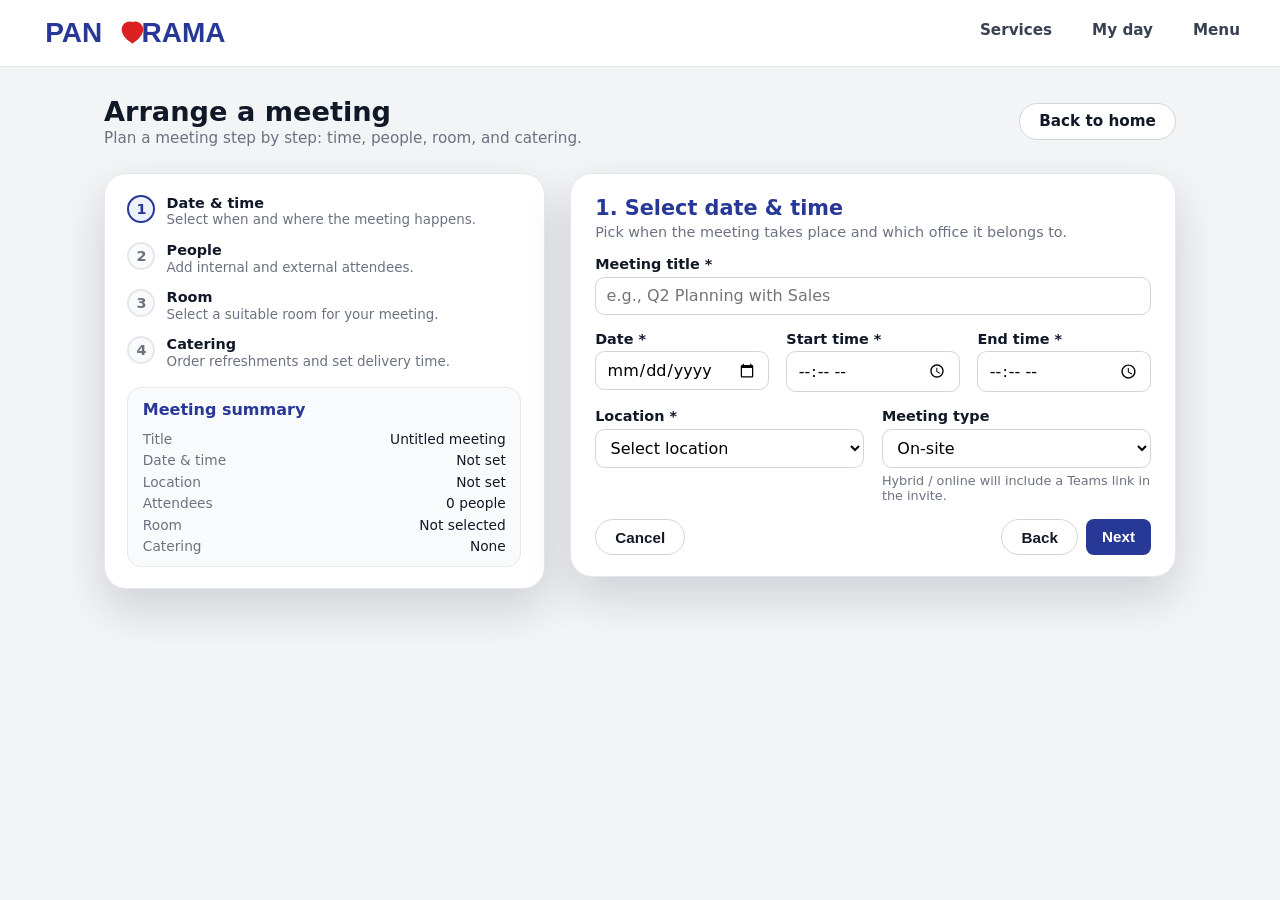
<file: arrange-meeting.html>
<!doctype html>
<html lang="en">
<head>
  <meta charset="utf-8" />
  <meta name="viewport" content="width=device-width, initial-scale=1" />
  <title>Arrange a Meeting • Panorama</title>
  <link rel="stylesheet" href="styles.css" />
  <style>
    :root {
      --primary: #283897;
      --accent: #da2020;
      --bg: #f3f4f6;
      --muted: #6b7280;
      --card: #ffffff;
      --radius-lg: 18px;
    }

    body {
      margin: 0;
      font-family: system-ui, -apple-system, BlinkMacSystemFont, "Segoe UI", sans-serif;
      background: #f3f4f6;
      color: #111827;
    }

    /* Header / nav (same as other pages) */
    .site-header {
      display: flex;
      align-items: center;
      justify-content: space-between;
      padding: .75rem 2.5rem;
      border-bottom: 1px solid #e5e7eb;
      background: #ffffff;
      position: sticky;
      top: 0;
      z-index: 20;
    }

    .site-header .brand svg {
      height: 42px;
      width: auto;
      display: block;
    }

    .top-nav {
      display: flex;
      gap: 1.5rem;
      font-size: .95rem;
    }

    .top-nav a {
      text-decoration: none;
      color: #374151;
      padding-bottom: .2rem;
      border-bottom: 2px solid transparent;
    }

    .top-nav a:hover,
    .top-nav a:focus-visible {
      color: var(--primary);
      border-bottom-color: var(--primary);
    }

    .container {
      max-width: 1120px;
      margin: 1.8rem auto 2.5rem;
      padding: 0 1.5rem;
    }

    /* Buttons */
    .primary,
    .secondary {
      border-radius: 999px;
      border: 1px solid transparent;
      padding: .55rem 1.2rem;
      font-size: .95rem;
      font-weight: 600;
      cursor: pointer;
      display: inline-flex;
      align-items: center;
      justify-content: center;
      gap: .35rem;
      text-decoration: none;
      white-space: nowrap;
    }

    .primary {
      background: var(--primary);
      color: #ffffff;
      border-color: var(--primary);
    }

    .primary:hover {
      filter: brightness(1.05);
    }

    .secondary {
      background: #ffffff;
      color: #111827;
      border-color: #d1d5db;
    }

    .secondary:hover {
      background: #f9fafb;
    }

    /* Page header */
    .page-header {
      display: flex;
      align-items: center;
      justify-content: space-between;
      gap: 1rem;
      margin-bottom: 1.6rem;
      flex-wrap: wrap;
    }

    .page-header-main h1 {
      margin: 0;
      font-size: 1.7rem;
    }

    .page-header-main p {
      margin: .15rem 0 0;
      color: var(--muted);
      font-size: .95rem;
    }

    .page-header-actions {
      display: flex;
      gap: .5rem;
      flex-wrap: wrap;
    }

    /* Layout: stepper + content */
    .wizard-layout {
      display: grid;
      grid-template-columns: minmax(0, 2.4fr) minmax(0, 3.3fr);
      gap: 1.6rem;
      align-items: flex-start;
    }

    @media (max-width: 900px) {
      .wizard-layout {
        grid-template-columns: minmax(0, 1fr);
      }
    }

    .wizard-shell {
      background: #ffffff;
      border-radius: 22px;
      padding: 1.3rem 1.4rem 1.3rem;
      box-shadow: 0 20px 45px rgba(15, 23, 42, 0.16);
      border: 1px solid #e5e7eb;
    }

    /* Stepper */
    .stepper {
      display: grid;
      gap: .9rem;
      margin-bottom: 1.1rem;
    }

    .stepper-item {
      display: grid;
      grid-template-columns: auto 1fr;
      gap: .7rem;
      align-items: flex-start;
    }

    .stepper-badge {
      width: 28px;
      height: 28px;
      border-radius: 999px;
      border: 2px solid #e5e7eb;
      display: flex;
      align-items: center;
      justify-content: center;
      font-size: .9rem;
      font-weight: 600;
      color: #6b7280;
      background: #f9fafb;
      flex-shrink: 0;
    }

    .stepper-item.active .stepper-badge {
      border-color: var(--primary);
      background: #eef2ff;
      color: var(--primary);
    }

    .stepper-item.complete .stepper-badge {
      border-color: #22c55e;
      background: #dcfce7;
      color: #16a34a;
      font-size: 1rem;
    }

    .stepper-text {
      font-size: .9rem;
    }

    .stepper-text strong {
      display: block;
      margin-bottom: .05rem;
    }

    .stepper-text span {
      color: var(--muted);
      font-size: .84rem;
    }

    /* Summary card */
    .summary-card {
      margin-top: 1rem;
      padding: .8rem .9rem .75rem;
      border-radius: 14px;
      background: #f9fafb;
      border: 1px solid #e5e7eb;
      font-size: .86rem;
      display: grid;
      gap: .35rem;
    }

    .summary-card h2 {
      margin: 0 0 .35rem;
      font-size: 1rem;
    }

    .summary-line {
      display: flex;
      justify-content: space-between;
      gap: .5rem;
    }

    .summary-label {
      color: var(--muted);
    }

    /* Form area */
    .wizard-main {
      background: #ffffff;
      border-radius: 22px;
      padding: 1.4rem 1.5rem 1.3rem;
      box-shadow: 0 20px 45px rgba(15, 23, 42, 0.16);
      border: 1px solid #e5e7eb;
    }

    .wizard-step-header {
      margin-bottom: 1rem;
    }

    .wizard-step-header h2 {
      margin: 0 0 .25rem;
      font-size: 1.3rem;
    }

    .wizard-step-header p {
      margin: 0;
      font-size: .9rem;
      color: var(--muted);
    }

    .fieldset {
      display: flex;
      flex-wrap: wrap;
      gap: 1rem 1.1rem;
      margin-bottom: 1rem;
    }

    .field {
      display: flex;
      flex-direction: column;
      gap: .3rem;
      min-width: 0;
    }

    .field.third {
      flex: 1 1 calc(33% - .7rem);
    }

    .field.half {
      flex: 1 1 calc(50% - .7rem);
    }

    .field.full {
      flex: 1 1 100%;
    }

    @media (max-width: 700px) {
      .field.third,
      .field.half {
        flex: 1 1 100%;
      }
    }

    label {
      font-size: .9rem;
      font-weight: 600;
      color: #111827;
    }

    input,
    select,
    textarea {
      padding: .5rem .65rem;
      border-radius: .6rem;
      border: 1px solid #d1d5db;
      font: inherit;
      background: #ffffff;
      min-height: 2.35rem;
    }

    textarea {
      resize: vertical;
      min-height: 90px;
    }

    input:focus,
    select:focus,
    textarea:focus {
      outline: 2px solid var(--primary);
      outline-offset: 1px;
      border-color: var(--primary);
    }

    .hint {
      font-size: .8rem;
      color: var(--muted);
    }

    /* Attendee pills (demo only) */
    .pill-row {
      display: flex;
      flex-wrap: wrap;
      gap: .4rem;
      margin-top: .4rem;
    }

    .pill {
      display: inline-flex;
      align-items: center;
      gap: .25rem;
      padding: .15rem .55rem;
      border-radius: 999px;
      border: 1px solid #e5e7eb;
      background: #f9fafb;
      font-size: .8rem;
    }

    .pill button {
      border: none;
      background: none;
      font-size: .8rem;
      cursor: pointer;
      color: var(--muted);
      padding: 0;
    }

    /* Room cards (simple demo) */
    .room-cards {
      display: grid;
      grid-template-columns: 1fr;
      gap: .8rem;
      margin: 0;
      padding: 0;
      list-style: none;
    }

    .room-card {
      border-radius: 14px;
      border: 1px solid #e5e7eb;
      padding: .8rem .9rem .75rem;
      display: flex;
      flex-direction: column;
      gap: .35rem;
      cursor: pointer;
      background: #f9fafb;
      transition: border-color .15s, background .15s, box-shadow .15s;
    }

    .room-card:hover {
      border-color: var(--primary);
      background: #eef2ff;
      box-shadow: 0 8px 24px rgba(40, 56, 151, 0.16);
    }

    .room-card.selected {
      border-color: var(--primary);
      background: #e0ebff;
      box-shadow: 0 8px 28px rgba(40, 56, 151, 0.3);
    }

    .room-title {
      font-weight: 600;
      font-size: .98rem;
    }

    .room-meta {
      font-size: .85rem;
      color: var(--muted);
    }

    .room-tags {
      display: flex;
      flex-wrap: wrap;
      gap: .3rem;
      font-size: .78rem;
    }

    .room-tag {
      padding: .1rem .55rem;
      border-radius: 999px;
      border: 1px solid #e5e7eb;
      background: #ffffff;
    }

    /* Catering */
    .catering-items {
      display: grid;
      grid-template-columns: repeat(auto-fit, minmax(180px, 1fr));
      gap: .65rem;
    }

    .catering-item {
      border-radius: 12px;
      border: 1px solid #e5e7eb;
      padding: .55rem .6rem .5rem;
      background: #f9fafb;
      display: flex;
      flex-direction: column;
      gap: .2rem;
      font-size: .88rem;
    }

    .catering-item label {
      font-weight: 500;
      font-size: .9rem;
    }

    .catering-item span {
      font-size: .8rem;
      color: var(--muted);
    }

    /* Navigation buttons */
    .wizard-actions {
      display: flex;
      justify-content: space-between;
      margin-top: 1rem;
      gap: .5rem;
      flex-wrap: wrap;
    }

    .wizard-actions-right {
      display: flex;
      gap: .5rem;
      flex-wrap: wrap;
    }

    /* Toast */
    .toast {
      position: fixed;
      right: 1.5rem;
      bottom: 1.5rem;
      background: #022c22;
      color: #ecfdf5;
      padding: 1rem 1.1rem;
      border-radius: 1rem;
      box-shadow: 0 18px 45px rgba(15, 23, 42, 0.45);
      display: none;
      flex-direction: column;
      gap: .4rem;
      max-width: 360px;
      z-index: 50;
    }

    .toast strong {
      font-size: .98rem;
    }

    .toast span {
      font-size: .87rem;
      color: #a7f3d0;
    }
  </style>
</head>
<body>
  <header class="site-header">
    <div class="brand" aria-label="PANORAMA logo">
      <svg xmlns="http://www.w3.org/2000/svg" viewBox="0 0 1200 240" role="img" aria-label="PANORAMA">
        <style>
          .word { font-family: 'Segoe UI', Roboto, Helvetica, Arial, sans-serif; font-weight: 700; fill: #283897; }
        </style>
        <text class="word" x="30" y="170" font-size="160">PAN</text>
        <g transform="translate(430, 40)">
          <path d="M120 35c-18-27-58-27-76 0-18 27-2 64 38 94 5 4 10 8 16 12 6-4 11-8 16-12 40-30 56-67 38-94-18-27-58-27-76 0z" fill="#da2020"/>
        </g>
        <text class="word" x="580" y="170" font-size="160">RAMA</text>
      </svg>
    </div>
    <nav class="top-nav" aria-label="Primary">
      <a href="index.html#services">Services</a>
      <a href="index.html#my-day">My day</a>
      <a href="index.html#menu">Menu</a>
    </nav>
  </header>

  <div class="container">
    <div class="page-header">
      <div class="page-header-main">
        <h1>Arrange a meeting</h1>
        <p>Plan a meeting step by step: time, people, room, and catering.</p>
      </div>
      <div class="page-header-actions">
        <a class="secondary" href="index.html">Back to home</a>
      </div>
    </div>

    <div class="wizard-layout">
      <!-- Left: stepper + summary -->
      <aside class="wizard-shell" aria-label="Meeting progress">
        <div class="stepper">
          <div class="stepper-item active" data-step="1">
            <div class="stepper-badge" aria-hidden="true">1</div>
            <div class="stepper-text">
              <strong>Date &amp; time</strong>
              <span>Select when and where the meeting happens.</span>
            </div>
          </div>
          <div class="stepper-item" data-step="2">
            <div class="stepper-badge" aria-hidden="true">2</div>
            <div class="stepper-text">
              <strong>People</strong>
              <span>Add internal and external attendees.</span>
            </div>
          </div>
          <div class="stepper-item" data-step="3">
            <div class="stepper-badge" aria-hidden="true">3</div>
            <div class="stepper-text">
              <strong>Room</strong>
              <span>Select a suitable room for your meeting.</span>
            </div>
          </div>
          <div class="stepper-item" data-step="4">
            <div class="stepper-badge" aria-hidden="true">4</div>
            <div class="stepper-text">
              <strong>Catering</strong>
              <span>Order refreshments and set delivery time.</span>
            </div>
          </div>
        </div>

        <div class="summary-card" aria-live="polite">
          <h2>Meeting summary</h2>
          <div class="summary-line">
            <span class="summary-label">Title</span>
            <span id="sum-title">Untitled meeting</span>
          </div>
          <div class="summary-line">
            <span class="summary-label">Date &amp; time</span>
            <span id="sum-when">Not set</span>
          </div>
          <div class="summary-line">
            <span class="summary-label">Location</span>
            <span id="sum-location">Not set</span>
          </div>
          <div class="summary-line">
            <span class="summary-label">Attendees</span>
            <span id="sum-attendees">0 people</span>
          </div>
          <div class="summary-line">
            <span class="summary-label">Room</span>
            <span id="sum-room">Not selected</span>
          </div>
          <div class="summary-line">
            <span class="summary-label">Catering</span>
            <span id="sum-catering">None</span>
          </div>
        </div>
      </aside>

      <!-- Right: step content -->
      <section class="wizard-main" aria-label="Meeting details">
        <!-- Step 1: Date / time -->
        <div class="wizard-step" data-step="1">
          <div class="wizard-step-header">
            <h2>1. Select date &amp; time</h2>
            <p>Pick when the meeting takes place and which office it belongs to.</p>
          </div>
          <div class="fieldset">
            <div class="field full">
              <label for="m-title">Meeting title *</label>
              <input id="m-title" type="text" placeholder="e.g., Q2 Planning with Sales" required />
            </div>
            <div class="field third">
              <label for="m-date">Date *</label>
              <input id="m-date" type="date" required />
            </div>
            <div class="field third">
              <label for="m-start">Start time *</label>
              <input id="m-start" type="time" required />
            </div>
            <div class="field third">
              <label for="m-end">End time *</label>
              <input id="m-end" type="time" required />
            </div>

            <div class="field half">
              <label for="m-location">Location *</label>
              <select id="m-location" required>
                <option value="">Select location</option>
                <option value="helsinki-hq-3">Helsinki HQ – Floor 3</option>
                <option value="helsinki-hq-2">Helsinki HQ – Floor 2</option>
                <option value="tampere-office">Tampere Office</option>
              </select>
            </div>

            <div class="field half">
              <label for="m-type">Meeting type</label>
              <select id="m-type">
                <option value="onsite">On-site</option>
                <option value="hybrid">Hybrid</option>
                <option value="online">Online only</option>
              </select>
              <span class="hint">Hybrid / online will include a Teams link in the invite.</span>
            </div>
          </div>
        </div>

        <!-- Step 2: People -->
        <div class="wizard-step" data-step="2" hidden>
          <div class="wizard-step-header">
            <h2>2. Select people</h2>
            <p>Add internal colleagues and external guests to the meeting.</p>
          </div>

          <div class="fieldset">
            <div class="field full">
              <label for="m-internal">Internal attendees</label>
              <input id="m-internal" type="text" placeholder="Type a name or email and press Enter" />
              <span class="hint">Demo only – type a name and press Enter to add to the list.</span>
              <div class="pill-row" id="internal-pills" aria-label="Internal attendees"></div>
            </div>

            <div class="field full">
              <label>External attendees</label>
              <div class="fieldset">
                <div class="field half">
                  <label for="ext-name">Name</label>
                  <input id="ext-name" type="text" placeholder="Guest name" />
                </div>
                <div class="field half">
                  <label for="ext-email">Email</label>
                  <input id="ext-email" type="email" placeholder="guest@example.com" />
                </div>
                <div class="field full">
                  <button type="button" class="secondary" id="btn-add-external">Add external attendee</button>
                </div>
              </div>
              <div class="pill-row" id="external-pills" aria-label="External attendees"></div>
            </div>
          </div>
        </div>

        <!-- Step 3: Room -->
        <div class="wizard-step" data-step="3" hidden>
          <div class="wizard-step-header">
            <h2>3. Select room</h2>
            <p>Choose a room that fits your attendees and equipment needs.</p>
          </div>

          <!-- Simple static room list for demo -->
          <ul class="room-cards" id="room-list">
            <li class="room-card" data-room-id="aurora-312">
              <div class="room-title">Aurora 3.12</div>
              <div class="room-meta">Helsinki HQ – Floor 3 · Video conferencing · Up to 8 people</div>
              <div class="room-tags">
                <span class="room-tag">Video conferencing</span>
                <span class="room-tag">Projector</span>
                <span class="room-tag">Whiteboard</span>
              </div>
            </li>
            <li class="room-card" data-room-id="harbor-212">
              <div class="room-title">Harbor 2.12</div>
              <div class="room-meta">Helsinki HQ – Floor 2 · Board room · Up to 10 people</div>
              <div class="room-tags">
                <span class="room-tag">Board room</span>
                <span class="room-tag">Video conferencing</span>
                <span class="room-tag">Large screen</span>
              </div>
            </li>
            <li class="room-card" data-room-id="lake-104">
              <div class="room-title">Lake 1.04</div>
              <div class="room-meta">Tampere Office · Client meeting · Up to 6 people</div>
              <div class="room-tags">
                <span class="room-tag">Client-friendly</span>
                <span class="room-tag">Video conferencing</span>
              </div>
            </li>
          </ul>
          <span class="hint">For demo purposes, these rooms are static. In production, this would show live availability.</span>
        </div>

        <!-- Step 4: Catering -->
        <div class="wizard-step" data-step="4" hidden>
          <div class="wizard-step-header">
            <h2>4. Order catering</h2>
            <p>Choose items and set a delivery time relative to the meeting.</p>
          </div>

          <div class="fieldset">
            <div class="field half">
              <label for="catering-provider">Provider</label>
              <select id="catering-provider">
                <option value="">No catering</option>
                <option value="panorama-restaurant">Panorama Restaurant</option>
                <option value="panorama-cafe">Panorama Café</option>
              </select>
            </div>
            <div class="field half">
              <label for="catering-delivery-time">Delivery time</label>
              <input id="catering-delivery-time" type="time" />
              <span class="hint">Tip: set 10–15 minutes before the meeting starts.</span>
            </div>
          </div>

          <div class="fieldset">
            <div class="field full">
              <label>Catering items</label>
              <div class="catering-items">
                <label class="catering-item">
                  <div>
                    <input type="checkbox" value="coffee-tea" class="catering-item-check" />
                    Coffee &amp; tea service
                  </div>
                  <span>Includes coffee, tea, and water.</span>
                </label>
                <label class="catering-item">
                  <div>
                    <input type="checkbox" value="sandwich-platter" class="catering-item-check" />
                    Sandwich platter
                  </div>
                  <span>Mixed meat and vegetarian options.</span>
                </label>
                <label class="catering-item">
                  <div>
                    <input type="checkbox" value="fruit-plate" class="catering-item-check" />
                    Fruit plate
                  </div>
                  <span>Seasonal fruit selection.</span>
                </label>
                <label class="catering-item">
                  <div>
                    <input type="checkbox" value="pastries" class="catering-item-check" />
                    Morning pastries
                  </div>
                  <span>Croissants, buns and gluten-free option.</span>
                </label>
              </div>
            </div>

            <div class="field full">
              <label for="catering-notes">Dietary preferences / notes</label>
              <textarea id="catering-notes" placeholder="e.g., 2x vegetarian, 1x gluten-free, no nuts"></textarea>
            </div>
          </div>
        </div>

        <!-- Navigation buttons -->
        <div class="wizard-actions">
          <button type="button" class="secondary" id="btn-cancel" onclick="location.href='index.html'">
            Cancel
          </button>
          <div class="wizard-actions-right">
            <button type="button" class="secondary" id="btn-prev" disabled>
              Back
            </button>
            <button type="button" class="primary" id="btn-next">
              Next
            </button>
          </div>
        </div>
      </section>
    </div>
  </div>

  <div class="toast" id="toast" role="status" aria-live="polite">
    <strong>Meeting created</strong>
    <span>Your meeting, room and catering have been requested.</span>
  </div>

  <script>
    (function () {
      let currentStep = 1;
      const totalSteps = 4;

      const stepElems = document.querySelectorAll('.wizard-step');
      const stepperItems = document.querySelectorAll('.stepper-item');
      const btnPrev = document.getElementById('btn-prev');
      const btnNext = document.getElementById('btn-next');
      const toast = document.getElementById('toast');

      const sumTitle = document.getElementById('sum-title');
      const sumWhen = document.getElementById('sum-when');
      const sumLocation = document.getElementById('sum-location');
      const sumAttendees = document.getElementById('sum-attendees');
      const sumRoom = document.getElementById('sum-room');
      const sumCatering = document.getElementById('sum-catering');

      const titleInput = document.getElementById('m-title');
      const dateInput = document.getElementById('m-date');
      const startInput = document.getElementById('m-start');
      const endInput = document.getElementById('m-end');
      const locInput = document.getElementById('m-location');

      const internalInput = document.getElementById('m-internal');
      const internalPills = document.getElementById('internal-pills');
      const externalName = document.getElementById('ext-name');
      const externalEmail = document.getElementById('ext-email');
      const externalPills = document.getElementById('external-pills');
      const btnAddExternal = document.getElementById('btn-add-external');

      const roomList = document.getElementById('room-list');
      let selectedRoomId = null;
      let selectedRoomLabel = null;

      const cateringProvider = document.getElementById('catering-provider');
      const cateringTime = document.getElementById('catering-delivery-time');
      const cateringChecks = document.querySelectorAll('.catering-item-check');

      const internalAttendees = [];
      const externalAttendees = [];

      function showStep(step) {
        currentStep = step;

        stepElems.forEach(el => {
          el.hidden = Number(el.getAttribute('data-step')) !== step;
        });

        stepperItems.forEach(item => {
          const s = Number(item.getAttribute('data-step'));
          item.classList.toggle('active', s === step);
          item.classList.toggle('complete', s < step);
          const badge = item.querySelector('.stepper-badge');
          if (s < step) {
            badge.textContent = '✓';
          } else {
            badge.textContent = String(s);
          }
        });

        btnPrev.disabled = step === 1;
        btnNext.textContent = step === totalSteps ? 'Create meeting' : 'Next';

        updateSummary();
      }

      function updateSummary() {
        // Title
        sumTitle.textContent = titleInput.value.trim() || 'Untitled meeting';

        // When
        let when = 'Not set';
        if (dateInput.value && startInput.value && endInput.value) {
          const d = new Date(dateInput.value + 'T00:00:00');
          const dateLabel = isNaN(d)
            ? dateInput.value
            : d.toLocaleDateString(undefined, { weekday: 'short', day: 'numeric', month: 'short', year: 'numeric' });
          when = dateLabel + ' · ' + startInput.value + '–' + endInput.value;
        }
        sumWhen.textContent = when;

        // Location
        const locOpt = locInput.options[locInput.selectedIndex];
        sumLocation.textContent = locOpt && locOpt.value ? locOpt.text : 'Not set';

        // Attendees
        const total = internalAttendees.length + externalAttendees.length;
        sumAttendees.textContent = total === 1 ? '1 person' : total + ' people';

        // Room
        sumRoom.textContent = selectedRoomLabel || 'Not selected';

        // Catering
        const provider = cateringProvider.value;
        const items = Array.from(cateringChecks).filter(c => c.checked).map(c => c.value);
        if (!provider && items.length === 0) {
          sumCatering.textContent = 'None';
        } else {
          const providerLabel = provider === 'panorama-restaurant'
            ? 'Panorama Restaurant'
            : provider === 'panorama-cafe'
              ? 'Panorama Café'
              : 'Custom provider';
          const timeLabel = cateringTime.value ? ' at ' + cateringTime.value : '';
          const itemsLabel = items.length ? (': ' + items.join(', ')) : '';
          sumCatering.textContent = providerLabel + timeLabel + itemsLabel;
        }
      }

      function nextStep() {
        if (currentStep < totalSteps) {
          showStep(currentStep + 1);
        } else {
          // Fake "create meeting"
          toast.style.display = 'flex';
          setTimeout(() => {
            toast.style.display = 'none';
            window.location.href = 'index.html#my-day';
          }, 1800);
        }
      }

      function prevStep() {
        if (currentStep > 1) {
          showStep(currentStep - 1);
        }
      }

      // Internal attendees: add on Enter
      internalInput.addEventListener('keydown', (e) => {
        if (e.key === 'Enter') {
          e.preventDefault();
          const value = internalInput.value.trim();
          if (!value) return;
          internalAttendees.push(value);
          const pill = document.createElement('div');
          pill.className = 'pill';
          pill.textContent = value + ' ';
          const btn = document.createElement('button');
          btn.type = 'button';
          btn.textContent = '×';
          btn.addEventListener('click', () => {
            const idx = internalAttendees.indexOf(value);
            if (idx > -1) internalAttendees.splice(idx, 1);
            pill.remove();
            updateSummary();
          });
          pill.appendChild(btn);
          internalPills.appendChild(pill);
          internalInput.value = '';
          updateSummary();
        }
      });

      // External attendees
      btnAddExternal.addEventListener('click', () => {
        const name = externalName.value.trim();
        const email = externalEmail.value.trim();
        if (!name && !email) return;
        const label = name || email;
        externalAttendees.push(label);
        const pill = document.createElement('div');
        pill.className = 'pill';
        pill.textContent = label + ' ';
        const btn = document.createElement('button');
        btn.type = 'button';
        btn.textContent = '×';
        btn.addEventListener('click', () => {
          const idx = externalAttendees.indexOf(label);
          if (idx > -1) externalAttendees.splice(idx, 1);
          pill.remove();
          updateSummary();
        });
        pill.appendChild(btn);
        externalPills.appendChild(pill);
        externalName.value = '';
        externalEmail.value = '';
        updateSummary();
      });

      // Room selection
      if (roomList) {
        roomList.addEventListener('click', (e) => {
          const card = e.target.closest('.room-card');
          if (!card) return;
          roomList.querySelectorAll('.room-card').forEach(c => c.classList.remove('selected'));
          card.classList.add('selected');
          selectedRoomId = card.getAttribute('data-room-id');
          selectedRoomLabel = card.querySelector('.room-title').textContent;
          updateSummary();
        });
      }

      // Update summary on key inputs
      [titleInput, dateInput, startInput, endInput, locInput, cateringProvider, cateringTime].forEach(el => {
        el && el.addEventListener('change', updateSummary);
      });
      cateringChecks.forEach(c => c.addEventListener('change', updateSummary));

      btnNext.addEventListener('click', nextStep);
      btnPrev.addEventListener('click', prevStep);

      showStep(1);
    })();
  </script>
</body>
</html>
</file>
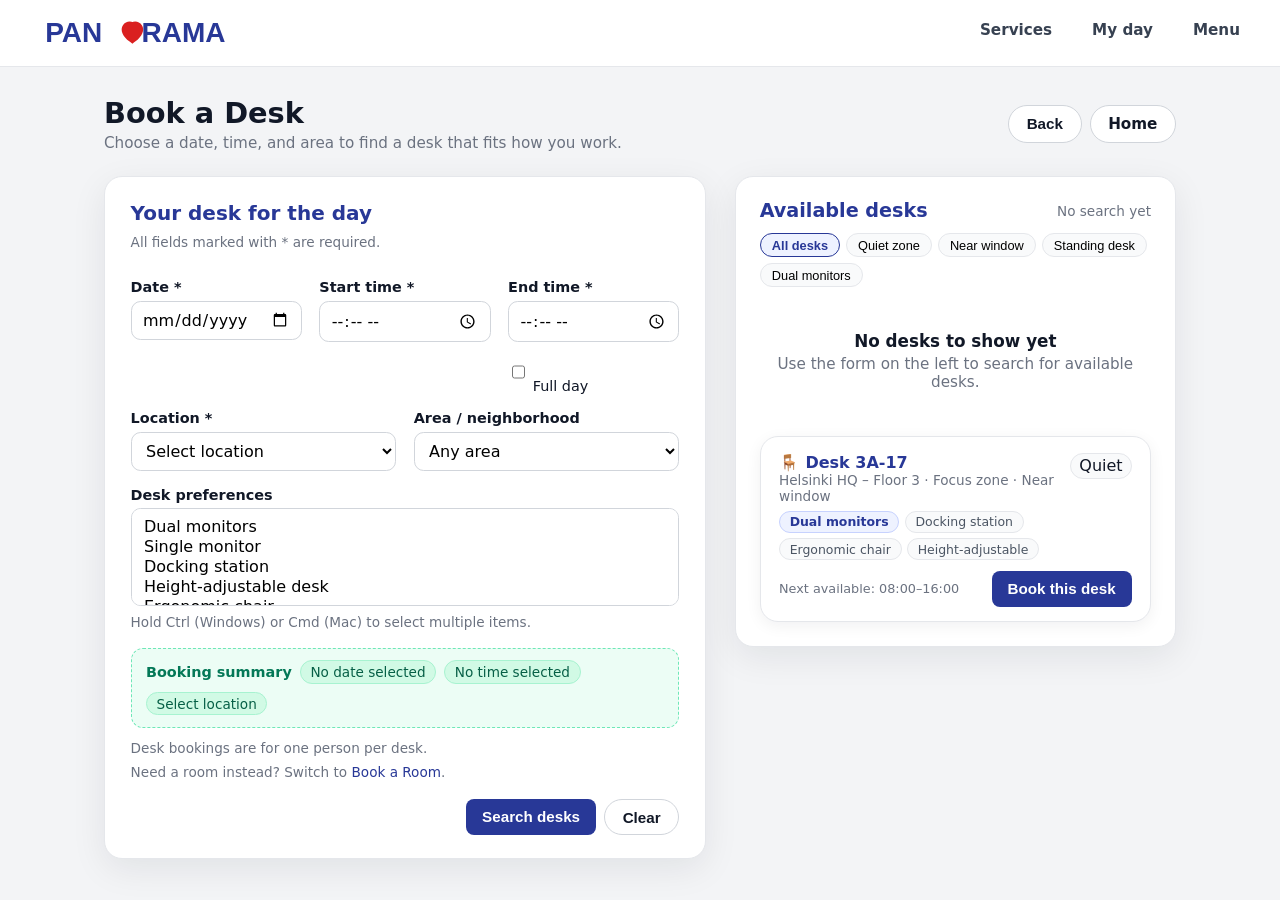
<file: book-desk.html>
<!doctype html>
<html lang="en">
<head>
  <meta charset="utf-8" />
  <meta name="viewport" content="width=device-width, initial-scale=1" />
  <title>Book a Desk • Panorama</title>
  <link rel="stylesheet" href="styles.css" />
  <style>
    :root {
      --primary: #283897;
      --muted: #6b7280;
      --accent: #da2020;
      --bg: #f3f4f6;
      --card: #ffffff;
      --radius-lg: 18px;
      --radius-md: 12px;
    }

    body {
      margin: 0;
      font-family: system-ui, -apple-system, BlinkMacSystemFont, "Segoe UI", sans-serif;
      background: var(--bg);
      color: #111827;
    }

    /* Header / Nav (shared) */
    .site-header {
      display: flex;
      align-items: center;
      justify-content: space-between;
      padding: .75rem 2.5rem;
      border-bottom: 1px solid #e5e7eb;
      background: #ffffff;
      position: sticky;
      top: 0;
      z-index: 20;
    }

    .site-header .brand svg {
      height: 42px;
      width: auto;
      display: block;
    }

    .top-nav {
      display: flex;
      gap: 1.5rem;
      font-size: .95rem;
    }

    .top-nav a {
      text-decoration: none;
      color: #374151;
      padding-bottom: .2rem;
      border-bottom: 2px solid transparent;
    }

    .top-nav a:hover,
    .top-nav a:focus-visible {
      color: var(--primary);
      border-bottom-color: var(--primary);
    }

    /* Layout (shared) */
    .container {
      max-width: 1120px;
      margin: 1.8rem auto 2.5rem;
      padding: 0 1.5rem;
    }

    .page-header {
      display: flex;
      align-items: center;
      justify-content: space-between;
      gap: 1rem;
      margin-bottom: 1.5rem;
    }

    .page-header-main {
      display: flex;
      flex-direction: column;
      gap: .25rem;
    }

    .page-header h1 {
      margin: 0;
      font-size: 1.8rem;
    }

    .page-header-subtitle {
      margin: 0;
      color: var(--muted);
      font-size: .95rem;
    }

    .page-header .actions {
      display: flex;
      gap: .5rem;
      flex-wrap: wrap;
    }

    .two-col {
      display: grid;
      grid-template-columns: minmax(0, 3fr) minmax(0, 2.2fr);
      gap: 1.8rem;
      align-items: flex-start;
    }

    @media (max-width: 900px) {
      .two-col {
        grid-template-columns: minmax(0, 1fr);
      }
    }

    /* Buttons (shared) */
    .primary,
    .secondary,
    .btn {
      border-radius: 999px;
      border: 1px solid transparent;
      padding: .55rem 1.1rem;
      font-size: .95rem;
      font-weight: 600;
      cursor: pointer;
      display: inline-flex;
      align-items: center;
      justify-content: center;
      gap: .35rem;
      text-decoration: none;
      white-space: nowrap;
    }

    .primary,
    .btn-primary {
      background: var(--primary);
      color: #ffffff;
      border-color: var(--primary);
    }

    .primary:hover,
    .btn-primary:hover {
      filter: brightness(1.05);
    }

    .secondary,
    .btn-secondary,
    .btn-accent {
      background: #ffffff;
      color: #111827;
      border-color: #d1d5db;
    }

    .secondary:hover,
    .btn-secondary:hover,
    .btn-accent:hover {
      background: #f9fafb;
    }

    .btn-accent {
      border-color: var(--accent);
      color: var(--accent);
    }

    /* Form card (shared-ish) */
    .form-card {
      background: var(--card);
      border-radius: var(--radius-lg);
      padding: 1.5rem 1.6rem 1.4rem;
      box-shadow: 0 10px 35px rgba(15, 23, 42, 0.08);
      border: 1px solid #e5e7eb;
    }

    .form-card h2 {
      margin-top: 0;
      font-size: 1.25rem;
      margin-bottom: .4rem;
    }

    .form-card .hint {
      font-size: .85rem;
      color: var(--muted);
      margin-top: .15rem;
      display: inline-block;
    }

    .fieldset {
      display: flex;
      flex-wrap: wrap;
      gap: 1rem 1.1rem;
      margin-top: 1rem;
    }

    .field {
      display: flex;
      flex-direction: column;
      gap: .35rem;
      min-width: 0;
    }

    .field.third {
      flex: 1 1 calc(33% - .75rem);
    }

    .field.full {
      flex: 1 1 100%;
    }

    @media (max-width: 700px) {
      .field.third {
        flex: 1 1 100%;
      }
    }

    label {
      font-size: .9rem;
      font-weight: 600;
      color: #111827;
    }

    input,
    select {
      padding: .5rem .65rem;
      border-radius: .6rem;
      border: 1px solid #d1d5db;
      font: inherit;
      background: #ffffff;
      min-height: 2.4rem;
    }

    select[multiple] {
      min-height: 4.5rem;
    }

    input:focus,
    select:focus {
      outline: 2px solid var(--primary);
      outline-offset: 1px;
      border-color: var(--primary);
    }

    .form-card .actions {
      display: flex;
      gap: .5rem;
      margin-top: 1.2rem;
      justify-content: flex-end;
      flex-wrap: wrap;
    }

    .form-inline-meta {
      display: flex;
      align-items: center;
      justify-content: space-between;
      margin-top: .75rem;
      font-size: .85rem;
      color: var(--muted);
      flex-wrap: wrap;
      gap: .5rem;
    }

    .form-inline-meta a {
      color: var(--primary);
      text-decoration: none;
    }

    .form-inline-meta a:hover {
      text-decoration: underline;
    }

    /* Side panel (shared-ish) */
    .side {
      background: var(--card);
      border-radius: var(--radius-lg);
      padding: 1.4rem 1.5rem 1.5rem;
      box-shadow: 0 10px 35px rgba(15, 23, 42, 0.08);
      border: 1px solid #e5e7eb;
    }

    .side-header {
      display: flex;
      justify-content: space-between;
      align-items: center;
      gap: .75rem;
      margin-bottom: .7rem;
    }

    .side-header h2 {
      margin: 0;
      font-size: 1.2rem;
    }

    .results-meta {
      font-size: .85rem;
      color: var(--muted);
    }

    /* --- DESK-SPECIFIC VISUALS --- */

    .desk-cards {
      display: grid;
      grid-template-columns: 1fr;
      gap: 1.1rem;
      margin: 0;
      padding: 0;
      list-style: none;
    }

    .desk-card {
      background: #ffffff;
      border-radius: 18px;
      border: 1.5px solid #e5e7eb;
      padding: 1rem 1.15rem .9rem;
      box-shadow: 0 4px 16px rgba(15, 23, 42, 0.06);
      display: flex;
      flex-direction: column;
      gap: .45rem;
      transition: box-shadow .18s, border-color .18s, transform .18s;
    }

    .desk-card:hover {
      border-color: var(--primary, #283897);
      box-shadow: 0 8px 28px rgba(15, 23, 42, 0.12);
      transform: translateY(-1px);
    }

    .desk-header-line {
      display: flex;
      justify-content: space-between;
      align-items: flex-start;
      gap: .5rem;
    }

    .desk-title {
      font-weight: 700;
      font-size: 1rem;
      color: var(--primary, #283897);
      display: flex;
      align-items: center;
      gap: .4rem;
    }

    .desk-meta {
      font-size: .85rem;
      color: var(--muted, #6b7280);
    }

    .desk-tags {
      display: flex;
      flex-wrap: wrap;
      gap: .35rem;
    }

    .desk-tag {
      font-size: .78rem;
      border-radius: 999px;
      border: 1px solid #e5e7eb;
      padding: .15rem .6rem;
      background: #f9fafb;
      color: #4b5563;
    }

    .desk-tag-strong {
      background: #eef2ff;
      border-color: #c7d2fe;
      color: var(--primary, #283897);
      font-weight: 600;
    }

    .desk-footer {
      display: flex;
      justify-content: space-between;
      align-items: center;
      gap: .6rem;
      margin-top: .2rem;
      font-size: .8rem;
      color: var(--muted, #6b7280);
      flex-wrap: wrap;
    }

    .desk-pill {
      padding: .16rem .5rem;
      border-radius: 999px;
      border: 1px solid #e5e7eb;
      background: #f9fafb;
    }

    .desk-cards .empty {
      text-align: center;
      color: var(--muted, #6b7280);
      font-size: .95rem;
      padding: 2rem 0 1.7rem;
      grid-column: 1 / -1;
    }

    .desk-cards .empty strong {
      display: block;
      margin-bottom: .25rem;
      font-size: 1.05rem;
      color: #111827;
    }

    .quick-filters {
      display: flex;
      flex-wrap: wrap;
      gap: .35rem;
      margin-bottom: .75rem;
    }

    .quick-filter {
      border-radius: 999px;
      border: 1px solid #e5e7eb;
      padding: .22rem .7rem;
      font-size: .8rem;
      background: #f9fafb;
      cursor: pointer;
    }

    .quick-filter.active {
      background: #eef2ff;
      border-color: var(--primary, #283897);
      color: var(--primary, #283897);
      font-weight: 600;
    }

    .booking-summary {
      margin-top: 1.1rem;
      padding: .7rem .9rem;
      border-radius: 12px;
      background: #ecfdf5;
      border: 1px dashed #6ee7b7;
      font-size: .9rem;
      color: #047857;
      display: flex;
      flex-wrap: wrap;
      gap: .5rem;
      align-items: center;
    }

    .booking-summary strong {
      font-weight: 700;
    }

    .summary-pill {
      padding: .18rem .6rem;
      border-radius: 999px;
      background: #d1fae5;
      border: 1px solid #a7f3d0;
      font-size: .85rem;
      color: #065f46;
    }

    /* Toast (shared) */
    .toast {
      position: fixed;
      right: 1.5rem;
      bottom: 1.5rem;
      background: #022c22;
      color: #ecfdf5;
      padding: 1rem 1.1rem;
      border-radius: 1rem;
      box-shadow: 0 18px 45px rgba(15, 23, 42, 0.45);
      display: none;
      flex-direction: column;
      gap: .4rem;
      max-width: 360px;
      z-index: 50;
    }

    .toast strong {
      font-size: .98rem;
    }

    .toast span {
      font-size: .87rem;
      color: #a7f3d0;
    }

    .toast-actions {
      display: flex;
      flex-wrap: wrap;
      gap: .4rem;
      margin-top: .3rem;
    }
  </style>
</head>
<body>
  <header class="site-header">
    <div class="brand" aria-label="PANORAMA logo">
      <svg xmlns="http://www.w3.org/2000/svg" viewBox="0 0 1200 240" role="img" aria-label="PANORAMA">
        <style>
          .word { font-family: 'Segoe UI', Roboto, Helvetica, Arial, sans-serif; font-weight: 700; fill: #283897; }
        </style>
        <text class="word" x="30" y="170" font-size="160">PAN</text>
        <g transform="translate(430, 40)">
          <path d="M120 35c-18-27-58-27-76 0-18 27-2 64 38 94 5 4 10 8 16 12 6-4 11-8 16-12 40-30 56-67 38-94-18-27-58-27-76 0z" fill="#da2020"/>
        </g>
        <text class="word" x="580" y="170" font-size="160">RAMA</text>
      </svg>
    </div>
    <nav class="top-nav" aria-label="Primary">
      <a href="index.html#services">Services</a>
      <a href="index.html#my-day">My day</a>
      <a href="index.html#menu">Menu</a>
    </nav>
  </header>

  <div class="container">
    <div class="page-header">
      <div class="page-header-main">
        <h1>Book a Desk</h1>
        <p class="page-header-subtitle">
          Choose a date, time, and area to find a desk that fits how you work.
        </p>
      </div>
      <div class="actions">
        <button class="secondary" type="button" onclick="history.back()">Back</button>
        <a class="secondary" href="index.html">Home</a>
      </div>
    </div>

    <div class="two-col">
      <section class="form-card" aria-label="Desk booking form">
        <h2>Your desk for the day</h2>
        <p class="hint">All fields marked with * are required.</p>

        <form id="desk-form" novalidate>
          <div class="fieldset">
            <div class="field third">
              <label for="d-date">Date *</label>
              <input id="d-date" type="date" required />
            </div>

            <div class="field third">
              <label for="d-start">Start time *</label>
              <input id="d-start" type="time" required />
            </div>

            <div class="field third">
              <label for="d-end">End time *</label>
              <input id="d-end" type="time" required />
              <span class="hint">
                <label style="font-weight: normal;">
                  <input id="d-full-day" type="checkbox" /> Full day
                </label>
              </span>
            </div>

            <div class="field third">
              <label for="d-location">Location *</label>
              <select id="d-location" required>
                <option value="">Select location</option>
                <option value="helsinki-hq-floor-3">Helsinki HQ – Floor 3</option>
                <option value="helsinki-hq-floor-2">Helsinki HQ – Floor 2</option>
                <option value="tampere-office">Tampere Office</option>
              </select>
            </div>

            <div class="field third">
              <label for="d-neighborhood">Area / neighborhood</label>
              <select id="d-neighborhood">
                <option value="">Any area</option>
                <option value="focus">Focus zone (quiet)</option>
                <option value="collaboration">Collaboration area</option>
                <option value="near-team">Near my team</option>
                <option value="window">Near window</option>
              </select>
            </div>

            <div class="field full">
              <label for="d-equipment">Desk preferences</label>
              <select id="d-equipment" multiple>
                <option value="dual_monitors">Dual monitors</option>
                <option value="single_monitor">Single monitor</option>
                <option value="docking_station">Docking station</option>
                <option value="standing_desk">Height-adjustable desk</option>
                <option value="ergonomic_chair">Ergonomic chair</option>
                <option value="near_window">Near window</option>
                <option value="quiet_zone">Quiet zone</option>
              </select>
              <span class="hint">Hold Ctrl (Windows) or Cmd (Mac) to select multiple items.</span>
            </div>
          </div>

          <div class="booking-summary" aria-live="polite">
            <strong>Booking summary</strong>
            <span class="summary-pill" id="summary-date">No date selected</span>
            <span class="summary-pill" id="summary-time">No time selected</span>
            <span class="summary-pill" id="summary-location">No location selected</span>
          </div>

          <div class="form-inline-meta">
            <span>Desk bookings are for one person per desk.</span>
            <span>Need a room instead? Switch to <a href="book-room.html">Book a Room</a>.</span>
          </div>

          <div class="actions">
            <button type="submit" class="primary">Search desks</button>
            <button type="reset" class="secondary">Clear</button>
          </div>
        </form>
      </section>

      <aside class="side" aria-label="Available desks">
        <div class="side-header">
          <h2>Available desks</h2>
          <span class="results-meta" id="desk-results-meta">No search yet</span>
        </div>

        <div class="quick-filters" aria-label="Quick filters">
          <button type="button" class="quick-filter active">All desks</button>
          <button type="button" class="quick-filter">Quiet zone</button>
          <button type="button" class="quick-filter">Near window</button>
          <button type="button" class="quick-filter">Standing desk</button>
          <button type="button" class="quick-filter">Dual monitors</button>
        </div>

        <ul class="desk-cards" id="desk-list">
          <li class="empty" id="desk-empty-state">
            <strong>No desks to show yet</strong>
            Use the form on the left to search for available desks.
          </li>

          <!-- Example static card -->
          <li class="desk-card" aria-hidden="true">
            <div class="desk-header-line">
              <div>
                <div class="desk-title">
                  <span>🪑</span> Desk 3A-17
                </div>
                <div class="desk-meta">
                  Helsinki HQ – Floor 3 · Focus zone · Near window
                </div>
              </div>
              <span class="desk-pill">Quiet</span>
            </div>
            <div class="desk-tags">
              <span class="desk-tag desk-tag-strong">Dual monitors</span>
              <span class="desk-tag">Docking station</span>
              <span class="desk-tag">Ergonomic chair</span>
              <span class="desk-tag">Height-adjustable</span>
            </div>
            <div class="desk-footer">
              <span>Next available: 08:00–16:00</span>
              <button class="primary" type="button">Book this desk</button>
            </div>
          </li>
        </ul>
      </aside>
    </div>
  </div>

  <div class="toast" id="toast" role="status" aria-live="polite">
    <strong>Desk booked</strong>
    <span id="toast-text">Your desk is reserved for today.</span>
    <div class="toast-actions">
      <button id="btn-calendar" class="btn btn-primary" type="button">Add to calendar</button>
      <button id="btn-new" class="btn btn-accent" type="button">New booking</button>
      <a href="index.html#my-day" class="btn btn-secondary">View in My day</a>
    </div>
  </div>

  <script src="book-desk.js"></script>
  <script>
    // summary + full-day toggle
    (function () {
      const date = document.getElementById('d-date');
      const start = document.getElementById('d-start');
      const end = document.getElementById('d-end');
      const fullDay = document.getElementById('d-full-day');
      const location = document.getElementById('d-location');

      const sDate = document.getElementById('summary-date');
      const sTime = document.getElementById('summary-time');
      const sLocation = document.getElementById('summary-location');

      function fmtDate(value) {
        if (!value) return 'No date selected';
        const d = new Date(value + 'T00:00:00');
        if (isNaN(d)) return value;
        return d.toLocaleDateString(undefined, { weekday: 'short', day: 'numeric', month: 'short', year: 'numeric' });
      }

      function updateSummary() {
        sDate.textContent = fmtDate(date.value);
        if (fullDay.checked) {
          sTime.textContent = 'Full day (08:00–16:00)';
        } else {
          sTime.textContent = (start.value && end.value)
            ? `${start.value} – ${end.value}`
            : 'No time selected';
        }
        const opt = location.options[location.selectedIndex];
        sLocation.textContent = opt ? opt.text : 'No location selected';
      }

      fullDay.addEventListener('change', () => {
        if (fullDay.checked) {
          start.value = '08:00';
          end.value = '16:00';
        }
        updateSummary();
      });

      [date, start, end, location].forEach(el => el && el.addEventListener('change', updateSummary));
      updateSummary();
    }());
  </script>
</body>
</html>
</file>
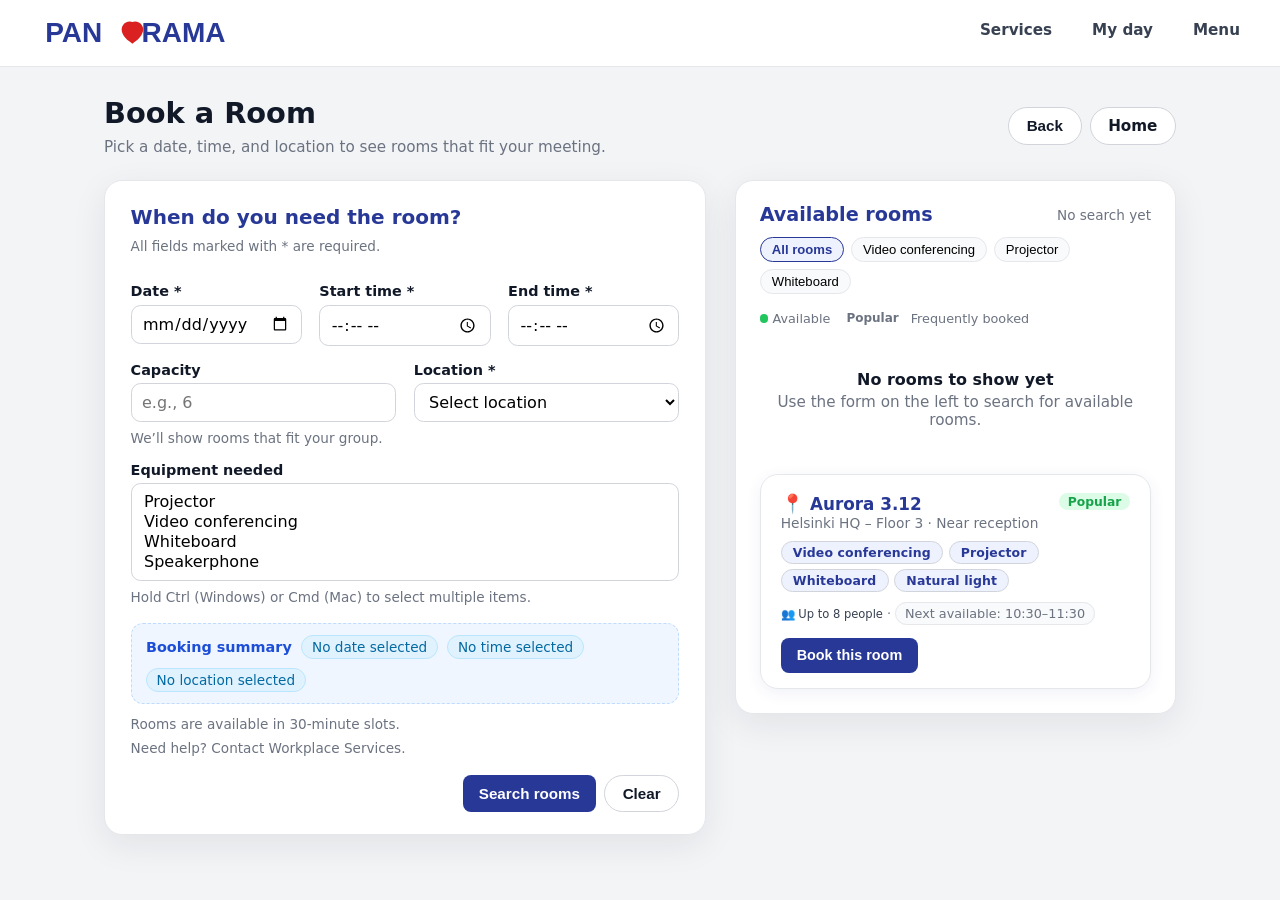
<file: book-room.html>
<!doctype html>
<html lang="en">
<head>
  <meta charset="utf-8" />
  <meta name="viewport" content="width=device-width, initial-scale=1" />
  <title>Book a Room • Panorama</title>
  <link rel="stylesheet" href="styles.css" />
  <style>
    :root {
      --primary: #283897;
      --muted: #6b7280;
      --accent: #da2020;
      --bg: #f3f4f6;
      --card: #ffffff;
      --radius-lg: 18px;
      --radius-md: 12px;
    }

    body {
      margin: 0;
      font-family: system-ui, -apple-system, BlinkMacSystemFont, "Segoe UI", sans-serif;
      background: var(--bg);
      color: #111827;
    }

    /* Header / Nav */
    .site-header {
      display: flex;
      align-items: center;
      justify-content: space-between;
      padding: .75rem 2.5rem;
      border-bottom: 1px solid #e5e7eb;
      background: #ffffff;
      position: sticky;
      top: 0;
      z-index: 20;
    }

    .site-header .brand svg {
      height: 42px;
      width: auto;
      display: block;
    }

    .top-nav {
      display: flex;
      gap: 1.5rem;
      font-size: .95rem;
    }

    .top-nav a {
      text-decoration: none;
      color: #374151;
      padding-bottom: .2rem;
      border-bottom: 2px solid transparent;
    }

    .top-nav a:hover,
    .top-nav a:focus-visible {
      color: var(--primary);
      border-bottom-color: var(--primary);
    }

    /* Main layout */
    .container {
      max-width: 1120px;
      margin: 1.8rem auto 2.5rem;
      padding: 0 1.5rem;
    }

    .page-header {
      display: flex;
      align-items: center;
      justify-content: space-between;
      gap: 1rem;
      margin-bottom: 1.5rem;
    }

    .page-header h1 {
      margin: 0;
      font-size: 1.8rem;
    }

    .page-header-subtitle {
      margin: .25rem 0 0;
      color: var(--muted);
      font-size: .95rem;
    }

    .page-header-main {
      display: flex;
      flex-direction: column;
      gap: .25rem;
    }

    .page-header .actions {
      display: flex;
      gap: .5rem;
      flex-wrap: wrap;
    }

    .two-col {
      display: grid;
      grid-template-columns: minmax(0, 3fr) minmax(0, 2.2fr);
      gap: 1.8rem;
      align-items: flex-start;
    }

    @media (max-width: 900px) {
      .two-col {
        grid-template-columns: minmax(0, 1fr);
      }
    }

    /* Buttons */
    .primary,
    .secondary,
    .btn {
      border-radius: 999px;
      border: 1px solid transparent;
      padding: .55rem 1.1rem;
      font-size: .95rem;
      font-weight: 600;
      cursor: pointer;
      display: inline-flex;
      align-items: center;
      justify-content: center;
      gap: .35rem;
      text-decoration: none;
      white-space: nowrap;
    }

    .primary,
    .btn-primary {
      background: var(--primary);
      color: #ffffff;
      border-color: var(--primary);
    }

    .primary:hover,
    .btn-primary:hover {
      filter: brightness(1.05);
    }

    .secondary,
    .btn-secondary,
    .btn-accent {
      background: #ffffff;
      color: #111827;
      border-color: #d1d5db;
    }

    .secondary:hover,
    .btn-secondary:hover,
    .btn-accent:hover {
      background: #f9fafb;
    }

    .btn-accent {
      border-color: var(--accent);
      color: var(--accent);
    }

    /* Form card */
    .form-card {
      background: var(--card);
      border-radius: var(--radius-lg);
      padding: 1.5rem 1.6rem 1.4rem;
      box-shadow: 0 10px 35px rgba(15, 23, 42, 0.08);
      border: 1px solid #e5e7eb;
    }

    .form-card h2 {
      margin-top: 0;
      font-size: 1.25rem;
      margin-bottom: .4rem;
    }

    .form-card .hint {
      font-size: .85rem;
      color: var(--muted);
      margin-top: .15rem;
      display: inline-block;
    }

    .fieldset {
      display: flex;
      flex-wrap: wrap;
      gap: 1rem 1.1rem;
      margin-top: 1rem;
    }

    .field {
      display: flex;
      flex-direction: column;
      gap: .35rem;
      min-width: 0;
    }

    .field.third {
      flex: 1 1 calc(33% - .75rem);
    }

    .field.full {
      flex: 1 1 100%;
    }

    @media (max-width: 700px) {
      .field.third {
        flex: 1 1 100%;
      }
    }

    label {
      font-size: .9rem;
      font-weight: 600;
      color: #111827;
    }

    input,
    select {
      padding: .5rem .65rem;
      border-radius: .6rem;
      border: 1px solid #d1d5db;
      font: inherit;
      background: #ffffff;
      min-height: 2.4rem;
    }

    select[multiple] {
      min-height: 4.5rem;
    }

    input:focus,
    select:focus {
      outline: 2px solid var(--primary);
      outline-offset: 1px;
      border-color: var(--primary);
    }

    .form-card .actions {
      display: flex;
      gap: .5rem;
      margin-top: 1.2rem;
      justify-content: flex-end;
      flex-wrap: wrap;
    }

    .form-inline-meta {
      display: flex;
      align-items: center;
      justify-content: space-between;
      margin-top: .75rem;
      font-size: .85rem;
      color: var(--muted);
      flex-wrap: wrap;
      gap: .5rem;
    }

    .form-inline-meta span {
      display: inline-flex;
      align-items: center;
      gap: .35rem;
    }

    /* Booking summary card */
    .booking-summary {
      margin-top: 1.1rem;
      padding: .7rem .9rem;
      border-radius: var(--radius-md);
      background: #eff6ff;
      border: 1px dashed #bfdbfe;
      font-size: .9rem;
      color: #1d4ed8;
      display: flex;
      flex-wrap: wrap;
      gap: .6rem;
      align-items: center;
    }

    .booking-summary strong {
      font-weight: 700;
    }

    .summary-pill {
      padding: .18rem .6rem;
      border-radius: 999px;
      background: #e0f2fe;
      border: 1px solid #bae6fd;
      font-size: .85rem;
      color: #0369a1;
    }

    /* Side / rooms panel */
    .side {
      background: var(--card);
      border-radius: var(--radius-lg);
      padding: 1.4rem 1.5rem 1.5rem;
      box-shadow: 0 10px 35px rgba(15, 23, 42, 0.08);
      border: 1px solid #e5e7eb;
    }

    .side-header {
      display: flex;
      justify-content: space-between;
      align-items: center;
      gap: .75rem;
      margin-bottom: .7rem;
    }

    .side-header h2 {
      margin: 0;
      font-size: 1.2rem;
    }

    .results-meta {
      font-size: .85rem;
      color: var(--muted);
    }

    .quick-filters {
      display: flex;
      flex-wrap: wrap;
      gap: .4rem;
      margin-bottom: .9rem;
    }

    .quick-filter {
      border-radius: 999px;
      border: 1px solid #e5e7eb;
      padding: .25rem .7rem;
      font-size: .82rem;
      background: #f9fafb;
      cursor: pointer;
    }

    .quick-filter.active {
      background: #eef2ff;
      border-color: var(--primary);
      color: var(--primary);
      font-weight: 600;
    }

    .legend {
      display: flex;
      flex-wrap: wrap;
      gap: .5rem;
      font-size: .8rem;
      color: var(--muted);
      margin-bottom: .7rem;
    }

    .legend span {
      display: inline-flex;
      align-items: center;
      gap: .25rem;
    }

    .legend-dot {
      width: .55rem;
      height: .55rem;
      border-radius: 999px;
      background: #22c55e;
      display: inline-block;
    }

    /* Room cards */
    .room-cards {
      display: grid;
      grid-template-columns: 1fr;
      gap: 1.2rem;
      margin: 0;
      padding: 0;
      list-style: none;
    }

    @media (min-width: 700px) {
      .room-cards { grid-template-columns: 1fr; }
    }

    .room-card {
      background: var(--card, #f8f9fc);
      border: 1.5px solid #e5e7eb;
      border-radius: 18px;
      box-shadow: 0 4px 16px rgba(40,56,151,0.07);
      padding: 1.1rem 1.25rem .95rem;
      display: flex;
      flex-direction: column;
      gap: .5rem;
      transition: box-shadow .18s, border-color .18s, transform .18s;
      position: relative;
    }

    .room-card:hover {
      box-shadow: 0 8px 32px rgba(40,56,151,0.13);
      border-color: var(--primary, #283897);
      transform: translateY(-1px);
    }

    .room-header-line {
      display: flex;
      justify-content: space-between;
      gap: .5rem;
      align-items: flex-start;
    }

    .room-card .room-title {
      font-size: 1.05rem;
      font-weight: 700;
      color: var(--primary, #283897);
      display: flex;
      align-items: center;
      gap: .4rem;
    }

    .room-card .room-meta {
      color: var(--muted, #6b7280);
      font-size: .86rem;
      margin-bottom: .15rem;
    }

    .room-card .room-tags {
      display: flex;
      flex-wrap: wrap;
      gap: .35rem;
      margin-bottom: .1rem;
    }

    .room-card .tag {
      background: #eef2ff;
      color: var(--primary, #283897);
      border-radius: 999px;
      font-size: .78rem;
      font-weight: 600;
      padding: .18rem .7rem;
      border: 1px solid #d1d5db;
      letter-spacing: .01em;
    }

    .tag-soft {
      background: #f3f4f6;
      color: #4b5563;
    }

    .room-card .icon {
      font-size: 1.1em;
      vertical-align: middle;
      color: var(--primary, #283897);
    }

    .room-card .capacity,
    .room-card .location {
      font-size: .9em;
      color: #374151;
      display: inline-flex;
      align-items: center;
      gap: .25rem;
    }

    .room-card .badge {
      background: #dcfce7;
      color: #16a34a;
      border-radius: 999px;
      font-size: .77em;
      font-weight: 700;
      padding: .15em .7em;
      white-space: nowrap;
    }

    .room-card .room-footer {
      display: flex;
      justify-content: space-between;
      align-items: center;
      margin-top: .25rem;
      gap: .75rem;
      flex-wrap: wrap;
      font-size: .8rem;
      color: var(--muted);
    }

    .room-card .primary {
      align-self: flex-end;
      margin-top: .3rem;
      min-width: 120px;
      font-size: .9rem;
    }

    .room-time-pill {
      padding: .18rem .55rem;
      border-radius: 999px;
      border: 1px solid #e5e7eb;
      background: #f9fafb;
    }

    /* Empty state */
    .room-cards .empty {
      color: var(--muted, #6b7280);
      text-align: center;
      font-size: .95em;
      padding: 2em 0 1.7em;
      grid-column: 1 / -1;
    }

    .room-cards .empty strong {
      display: block;
      margin-bottom: .25rem;
      font-size: 1.05em;
      color: #111827;
    }

    /* Toast */
    .toast {
      position: fixed;
      right: 1.5rem;
      bottom: 1.5rem;
      background: #022c22;
      color: #ecfdf5;
      padding: 1rem 1.1rem;
      border-radius: 1rem;
      box-shadow: 0 18px 45px rgba(15, 23, 42, 0.45);
      display: none;
      flex-direction: column;
      gap: .4rem;
      max-width: 360px;
      z-index: 50;
    }

    .toast strong {
      font-size: .98rem;
    }

    .toast span {
      font-size: .87rem;
      color: #a7f3d0;
    }

    .toast-actions {
      display: flex;
      flex-wrap: wrap;
      gap: .4rem;
      margin-top: .3rem;
    }
  </style>
</head>
<body>
  <header class="site-header">
    <div class="brand" aria-label="PANORAMA logo">
      <svg xmlns="http://www.w3.org/2000/svg" viewBox="0 0 1200 240" role="img" aria-label="PANORAMA">
        <style>
          .word { font-family: 'Segoe UI', Roboto, Helvetica, Arial, sans-serif; font-weight: 700; fill: #283897; }
        </style>
        <text class="word" x="30" y="170" font-size="160">PAN</text>
        <g transform="translate(430, 40)">
          <path d="M120 35c-18-27-58-27-76 0-18 27-2 64 38 94 5 4 10 8 16 12 6-4 11-8 16-12 40-30 56-67 38-94-18-27-58-27-76 0z" fill="#da2020"/>
        </g>
        <text class="word" x="580" y="170" font-size="160">RAMA</text>
      </svg>
    </div>
    <nav class="top-nav" aria-label="Primary">
      <a href="index.html#services">Services</a>
      <a href="index.html#my-day">My day</a>
      <a href="index.html#menu">Menu</a>
    </nav>
  </header>

  <div class="container">
    <div class="page-header">
      <div class="page-header-main">
        <h1>Book a Room</h1>
        <p class="page-header-subtitle">
          Pick a date, time, and location to see rooms that fit your meeting.
        </p>
      </div>
      <div class="actions">
        <button class="secondary" type="button" onclick="history.back()">Back</button>
        <a class="secondary" href="index.html">Home</a>
      </div>
    </div>

    <div class="two-col">
      <section class="form-card" aria-label="Room booking form">
        <h2>When do you need the room?</h2>
        <p class="hint">All fields marked with * are required.</p>
        <form id="room-form" novalidate>
          <div class="fieldset">
            <div class="field third">
              <label for="r-date">Date *</label>
              <input id="r-date" type="date" required />
            </div>
            <div class="field third">
              <label for="r-start">Start time *</label>
              <input id="r-start" type="time" required />
            </div>
            <div class="field third">
              <label for="r-end">End time *</label>
              <input id="r-end" type="time" required />
            </div>
            <div class="field third">
              <label for="r-capacity">Capacity</label>
              <input id="r-capacity" type="number" min="1" placeholder="e.g., 6" />
              <span class="hint">We’ll show rooms that fit your group.</span>
            </div>
            <div class="field third">
              <label for="r-location">Location *</label>
              <select id="r-location" required>
                <option value="">Select location</option>
                <option>Helsinki HQ – Floor 3</option>
                <option>Helsinki HQ – Floor 2</option>
                <option>Tampere Office</option>
              </select>
            </div>
            <div class="field full">
              <label for="r-equipment">Equipment needed</label>
              <select id="r-equipment" multiple>
                <option>Projector</option>
                <option>Video conferencing</option>
                <option>Whiteboard</option>
                <option>Speakerphone</option>
              </select>
              <span class="hint">Hold Ctrl (Windows) or Cmd (Mac) to select multiple items.</span>
            </div>
          </div>

          <div class="booking-summary" aria-live="polite">
            <strong>Booking summary</strong>
            <span class="summary-pill" id="summary-date">No date selected</span>
            <span class="summary-pill" id="summary-time">No time selected</span>
            <span class="summary-pill" id="summary-location">No location selected</span>
          </div>

          <div class="form-inline-meta">
            <span>Rooms are available in 30-minute slots.</span>
            <span>Need help? Contact Workplace Services.</span>
          </div>

          <div class="actions">
            <button type="submit" class="primary">Search rooms</button>
            <button type="reset" class="secondary">Clear</button>
          </div>
        </form>
      </section>

      <aside class="side" aria-label="Available rooms">
        <div class="side-header">
          <h2>Available rooms</h2>
          <span class="results-meta" id="results-meta">No search yet</span>
        </div>

        <div class="quick-filters" aria-label="Quick filters">
          <button type="button" class="quick-filter active">All rooms</button>
          <button type="button" class="quick-filter">Video conferencing</button>
          <button type="button" class="quick-filter">Projector</button>
          <button type="button" class="quick-filter">Whiteboard</button>
        </div>

        <div class="legend" aria-hidden="true">
          <span><span class="legend-dot"></span> Available</span>
          <span><span class="badge">Popular</span> Frequently booked</span>
        </div>

        <ul class="room-cards" id="room-list">
          <li class="empty" id="room-empty-state">
            <strong>No rooms to show yet</strong>
            Use the form on the left to search for available rooms.
          </li>

          <!-- Example static card – can be removed once book-room.js renders dynamically -->
          <li class="room-card" aria-hidden="true">
            <div class="room-header-line">
              <div>
                <div class="room-title">
                  <span class="icon">📍</span>
                  Aurora 3.12
                </div>
                <div class="room-meta">
                  Helsinki HQ – Floor 3 · Near reception
                </div>
              </div>
              <span class="badge">Popular</span>
            </div>
            <div class="room-tags">
              <span class="tag">Video conferencing</span>
              <span class="tag">Projector</span>
              <span class="tag tag-soft">Whiteboard</span>
              <span class="tag tag-soft">Natural light</span>
            </div>
            <div class="room-footer">
              <div>
                <span class="capacity">👥 Up to 8 people</span> ·
                <span class="room-time-pill">Next available: 10:30–11:30</span>
              </div>
              <button class="primary" type="button">Book this room</button>
            </div>
          </li>
        </ul>
      </aside>
    </div>
  </div>

  <div class="toast" id="toast" role="status" aria-live="polite">
    <strong>Room booked</strong>
    <span id="toast-text">Your booking is confirmed.</span>
    <div class="toast-actions">
      <button id="btn-calendar" class="btn btn-primary" type="button">Add to calendar</button>
      <button id="btn-new" class="btn btn-accent" type="button">New booking</button>
      <a href="index.html#my-day" class="btn btn-secondary">View in My day</a>
    </div>
  </div>

  <script src="book-room.js"></script>
  <script>
    // Optional: small UX touch – update booking summary live
    (function () {
      const date = document.getElementById('r-date');
      const start = document.getElementById('r-start');
      const end = document.getElementById('r-end');
      const location = document.getElementById('r-location');

      const sDate = document.getElementById('summary-date');
      const sTime = document.getElementById('summary-time');
      const sLocation = document.getElementById('summary-location');

      function fmtDate(value) {
        if (!value) return 'No date selected';
        const d = new Date(value + 'T00:00:00');
        if (isNaN(d)) return value;
        return d.toLocaleDateString(undefined, { weekday: 'short', day: 'numeric', month: 'short', year: 'numeric' });
      }

      function updateSummary() {
        sDate.textContent = fmtDate(date.value);
        sTime.textContent = (start.value && end.value)
          ? `${start.value} – ${end.value}`
          : 'No time selected';
        sLocation.textContent = location.value || 'No location selected';
      }

      [date, start, end, location].forEach(el => el && el.addEventListener('change', updateSummary));
      updateSummary();
    }());
  </script>
</body>
</html>
</file>
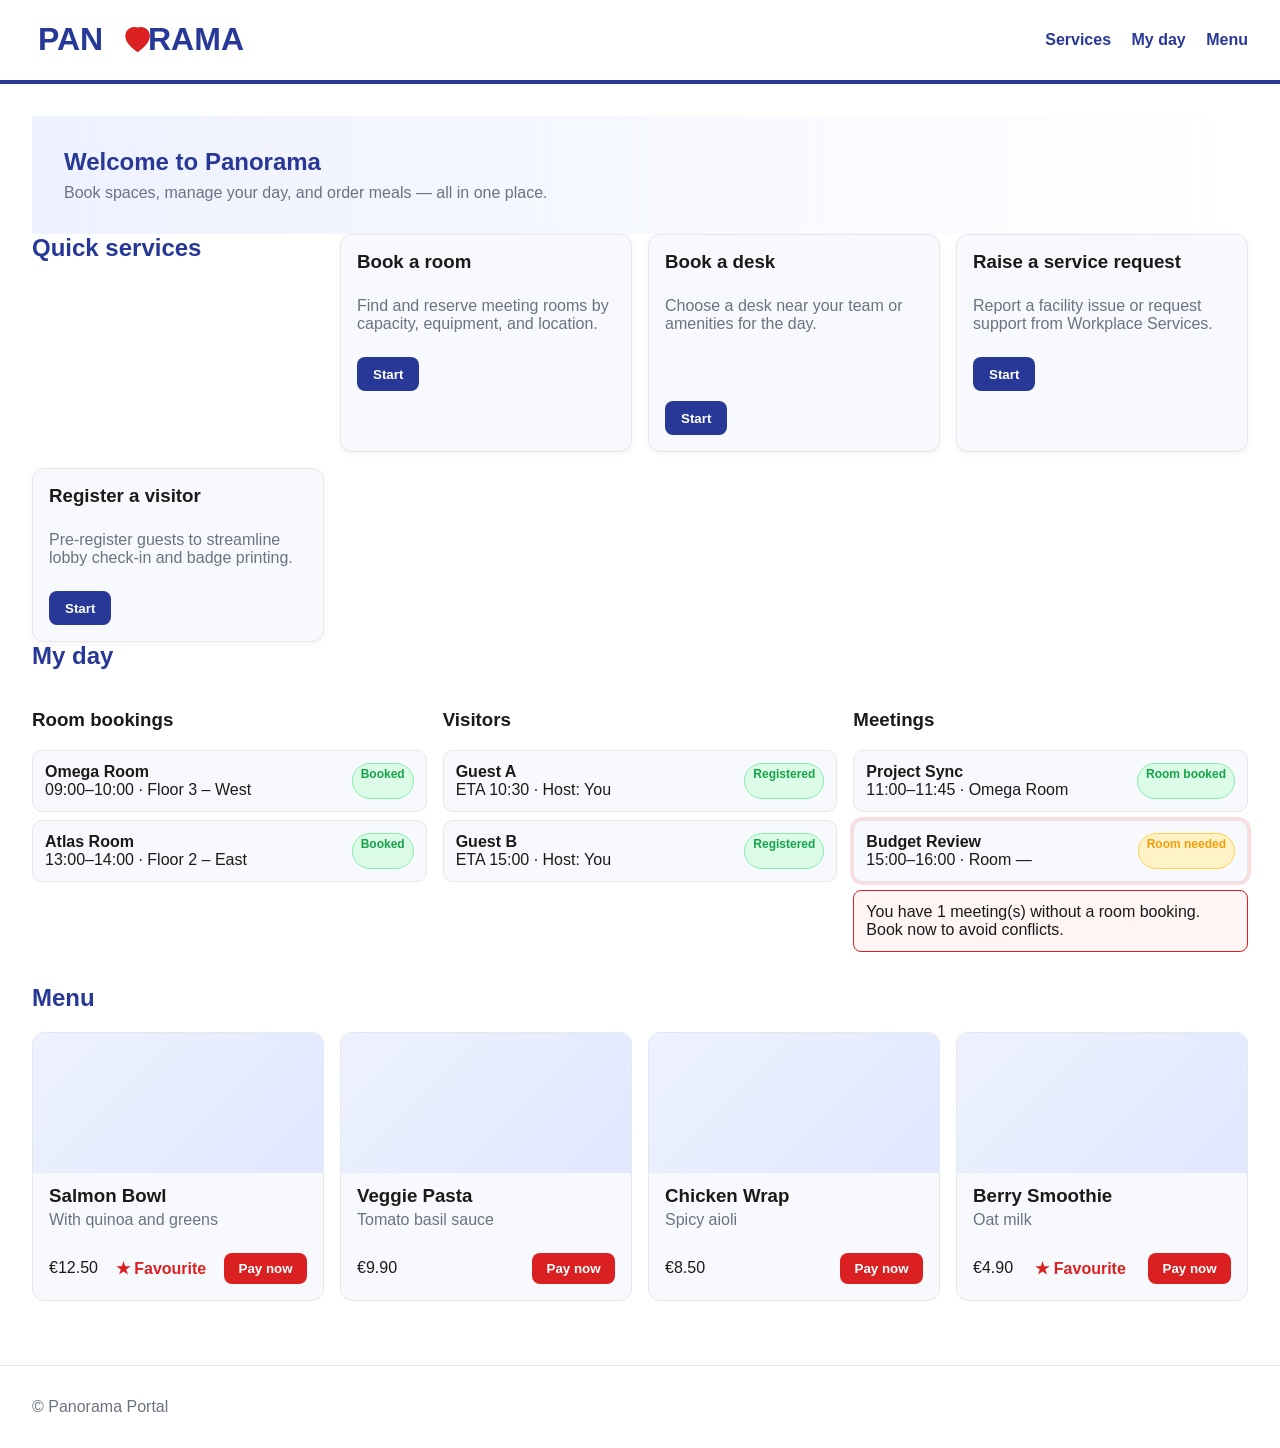
<file: index1.html>
<!doctype html>
<html lang="en">
<head>
  <meta charset="utf-8" />
  <meta name="viewport" content="width=device-width, initial-scale=1" />
  <title>Panorama Client Portal</title>
  <link rel="stylesheet" href="styles.css" />
</head>
<body>
  <!-- Header with Panorama logo -->
  <header class="site-header">
    <div class="brand" aria-label="PANORAMA logo">
      <!-- Inline SVG: PAN❤RAMA (primary #283897, heart #da2020) -->
      <svg xmlns="http://www.w3.org/2000/svg" viewBox="0 0 1200 240" role="img" aria-label="PANORAMA">
        <style>
          .word { font-family: 'Segoe UI', Roboto, Helvetica, Arial, sans-serif; font-weight: 700; fill: #283897; }
        </style>
        <text class="word" x="30" y="170" font-size="160">PAN</text>
        <g transform="translate(430, 40)">
          <path d="M120 35c-18-27-58-27-76 0-18 27-2 64 38 94 5 4 10 8 16 12 6-4 11-8 16-12 40-30 56-67 38-94-18-27-58-27-76 0z"
                fill="#da2020"/>
        </g>
        <text class="word" x="580" y="170" font-size="160">RAMA</text>
      </svg>
    </div>

    <nav class="top-nav" aria-label="Primary">
      <a href="#services">Services</a>
      <a href="#my-day">My day</a>
      <a href="#menu">Menu</a>
    </nav>
  </header>

  <main>
    <!-- Hero -->
    <section class="hero" aria-label="Welcome">
      <h1>Welcome to Panorama</h1>
      <p>Book spaces, manage your day, and order meals — all in one place.</p>
    </section>

    <!-- Services -->
    <section id="services" class="card-grid" aria-labelledby="services-title">
      <h2 id="services-title">Quick services</h2>

      <article class="card service">
        <h3>Book a room</h3>
        <p>Find and reserve meeting rooms by capacity, equipment, and location.</p>
        <button class="primary" onclick="location.href='book-room.html'">Start</button>
      </article>

      <article class="card service">
        <h3>Book a desk</h3>
        <p>Choose a desk near your team or amenities for the day.</p>
	<br><br>
        <button class="primary" onclick="location.href='book-desk.html'">Start</button>
      </article>

      <article class="card service">
        <h3>Raise a service request</h3>
        <p>Report a facility issue or request support from Workplace Services.</p>
        <button class="primary" onclick="location.href='raise-request.html'">Start</button>
      </article>

      <article class="card service">
        <h3>Register a visitor</h3>
        <p>Pre‑register guests to streamline lobby check‑in and badge printing.</p>
        <button class="primary" onclick="location.href='register-visitor.html'">Start</button>
      </article>
    </section>

    <!-- My Day -->
    <section id="my-day" class="my-day" aria-labelledby="myday-title">
      <h2 id="myday-title">My day</h2>
      <div class="my-day-columns">
        <div class="column" aria-label="Bookings">
          <h3>Room bookings</h3>
          <ul id="booking-list" class="list"></ul>
        </div>

        <div class="column" aria-label="Visitors">
          <h3>Visitors</h3>
          <ul id="visitor-list" class="list"></ul>
        </div>

        <div class="column" aria-label="Meetings">
          <h3>Meetings</h3>
          <ul id="meeting-list" class="list"></ul>
          <!-- This alert appears when a meeting doesn't have a room -->
          <div id="meeting-alert" class="alert" role="status" aria-live="polite" hidden></div>
        </div>
      </div>
    </section>

    <!-- Menu -->
    <section id="menu" class="menu-section" aria-labelledby="menu-title">
      <h2 id="menu-title">Menu</h2>
      <div class="menu-grid" id="menu-grid" aria-label="Available meals"></div>
    </section>
  </main>

  <footer class="site-footer">
    <p>© Panorama Portal</p>
  </footer>

  <script src="app1.js"></script>
</body>
</html>
</file>
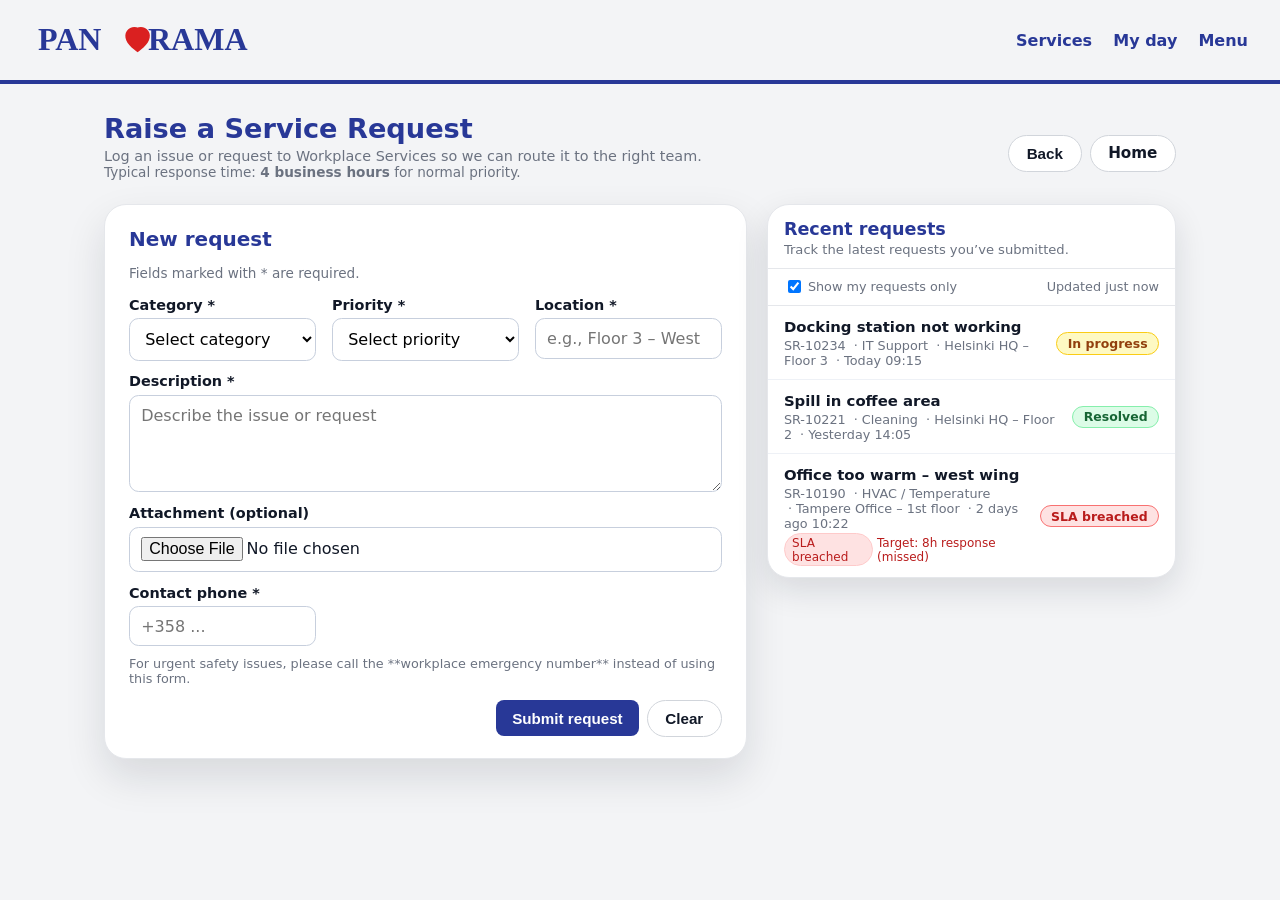
<file: raise-request.html>
<!doctype html>
<html lang="en">
<head>
  <meta charset="utf-8" />
  <meta name="viewport" content="width=device-width, initial-scale=1" />
  <title>Raise a Service Request • Panorama</title>
  <link rel="stylesheet" href="styles.css" />
  <style>
    :root {
      --primary: #283897;
      --accent: #da2020;
      --bg: #f3f4f6;
      --muted: #6b7280;
      --card: #ffffff;
    }

    body {
      margin: 0;
      font-family: system-ui, -apple-system, BlinkMacSystemFont, "Segoe UI", sans-serif;
      background: #f3f4f6;
      color: #111827;
    }

    .container {
      max-width: 1120px;
      margin: 1.8rem auto 2.5rem;
      padding: 0 1.5rem;
    }

    .page-header {
      display: flex;
      justify-content: space-between;
      align-items: center;
      gap: 1rem;
      margin-bottom: 1.5rem;
      flex-wrap: wrap;
    }

    .page-header h1 {
      color: var(--primary);
      margin: 0;
      font-size: 1.7rem;
    }

    .page-header p {
      margin: .25rem 0 0;
      color: var(--muted);
      font-size: .9rem;
    }

    .page-header .header-meta {
      font-size: .85rem;
      color: var(--muted);
    }

    .page-header .actions {
      display: flex;
      gap: .5rem;
      flex-wrap: wrap;
    }

    .primary,
    .secondary {
      border-radius: 999px;
      border: 1px solid transparent;
      padding: .55rem 1.1rem;
      font-size: .95rem;
      font-weight: 600;
      cursor: pointer;
      display: inline-flex;
      align-items: center;
      justify-content: center;
      gap: .35rem;
      text-decoration: none;
      white-space: nowrap;
    }

    .primary {
      background: var(--primary);
      color: #ffffff;
      border-color: var(--primary);
    }

    .primary:hover {
      filter: brightness(1.05);
    }

    .secondary {
      background: #ffffff;
      color: #111827;
      border-color: #d1d5db;
    }

    .secondary:hover {
      background: #f9fafb;
    }

    .two-col {
      display: grid;
      grid-template-columns: minmax(0, 2.2fr) minmax(0, 1.4fr);
      gap: 1.25rem;
      align-items: flex-start;
    }

    @media (max-width: 960px) {
      .two-col {
        grid-template-columns: 1fr;
      }
    }

    /* Form card */
    .form-card {
      background: var(--card);
      border: 1px solid #e5e7eb;
      border-radius: 22px;
      padding: 1.4rem 1.5rem 1.3rem;
      box-shadow: 0 18px 40px rgba(15, 23, 42, 0.12);
    }

    .form-card h2 {
      margin-top: 0;
      margin-bottom: .25rem;
      font-size: 1.25rem;
    }

    .form-card .hint {
      font-size: .85rem;
      color: var(--muted);
      margin-bottom: 1rem;
    }

    .fieldset {
      display: grid;
      grid-template-columns: repeat(12, 1fr);
      gap: .8rem 1rem;
    }

    .field {
      display: flex;
      flex-direction: column;
      gap: .35rem;
      grid-column: span 6;
      min-width: 0;
    }

    .field.full {
      grid-column: 1 / -1;
    }

    .field.third {
      grid-column: span 4;
    }

    @media (max-width: 720px) {
      .field,
      .field.full,
      .field.third {
        grid-column: 1 / -1;
      }
    }

    .field label {
      font-weight: 600;
      font-size: .9rem;
    }

    .field input,
    .field select,
    .field textarea {
      border: 1px solid #c7cfdd;
      border-radius: .6rem;
      padding: .6rem .7rem;
      font: inherit;
      background: #fff;
    }

    .field textarea {
      resize: vertical;
      min-height: 90px;
    }

    .field input:focus,
    .field select:focus,
    .field textarea:focus {
      outline: 2px solid var(--primary);
      outline-offset: 1px;
      border-color: var(--primary);
    }

    .inline-meta {
      margin-top: .6rem;
      font-size: .8rem;
      color: var(--muted);
    }

    .actions {
      margin-top: .9rem;
      display: flex;
      gap: .5rem;
      flex-wrap: wrap;
      justify-content: flex-end;
    }

    /* Side panel */
    .side {
      background: #fff;
      border: 1px solid #e5e7eb;
      border-radius: 22px;
      overflow: hidden;
      box-shadow: 0 12px 32px rgba(15, 23, 42, 0.12);
    }

    .side-header {
      padding: .9rem 1rem .7rem;
      border-bottom: 1px solid #e5e7eb;
    }

    .side-header h2 {
      margin: 0 0 .15rem;
      font-size: 1.1rem;
    }

    .side-header p {
      margin: 0;
      font-size: .82rem;
      color: var(--muted);
    }

    .side-filters {
      padding: .5rem 1rem .6rem;
      border-bottom: 1px solid #e5e7eb;
      display: flex;
      justify-content: space-between;
      align-items: center;
      gap: .5rem;
      font-size: .8rem;
      color: var(--muted);
    }

    .side-toggle {
      display: inline-flex;
      align-items: center;
      gap: .25rem;
    }

    .req-list {
      list-style: none;
      margin: 0;
      padding: 0;
    }

    .req-list li {
      padding: .75rem 1rem .7rem;
      border-bottom: 1px solid #eef1f6;
      display: grid;
      grid-template-columns: minmax(0, 1.7fr) auto;
      gap: .4rem .6rem;
      align-items: center;
    }

    .req-list li:last-child {
      border-bottom: none;
    }

    .req-main-title {
      font-size: .93rem;
      font-weight: 600;
      margin-bottom: .1rem;
    }

    .req-list .meta {
      color: var(--muted);
      font-size: .8rem;
    }

    .req-list .meta span + span::before {
      content: "·";
      padding: 0 .25rem;
    }

    .status-pill {
      justify-self: flex-end;
      display: inline-flex;
      align-items: center;
      gap: .25rem;
      padding: .18rem .65rem;
      border-radius: 999px;
      font-size: .78rem;
      font-weight: 600;
      border: 1px solid transparent;
      white-space: nowrap;
    }

    .status-open {
      background: #eff6ff;
      border-color: #bfdbfe;
      color: #1d4ed8;
    }

    .status-progress {
      background: #fef9c3;
      border-color: #facc15;
      color: #92400e;
    }

    .status-resolved {
      background: #dcfce7;
      border-color: #86efac;
      color: #166534;
    }

    .status-breached {
      background: #fee2e2;
      border-color: #f87171;
      color: #b91c1c;
    }

    .sla-badge {
      display: inline-flex;
      align-items: center;
      gap: .25rem;
      font-size: .75rem;
      margin-top: .15rem;
      color: #b91c1c;
    }

    .sla-badge span {
      padding: .1rem .45rem;
      border-radius: 999px;
      background: #fee2e2;
      border: 1px solid #fecaca;
    }

    /* Toast */
    .toast {
      position: fixed;
      right: 1rem;
      bottom: 1rem;
      background: #0f172a;
      color: #fff;
      padding: .9rem 1rem;
      border-radius: 12px;
      box-shadow: 0 8px 30px rgba(0, 0, 0, .25);
      display: none;
      max-width: 420px;
      z-index: 40;
    }

    .toast strong {
      display: block;
      margin-bottom: .25rem;
      font-size: .98rem;
    }

    .toast span {
      font-size: .87rem;
      color: #e5e7eb;
    }

    .toast .toast-actions {
      margin-top: .5rem;
      display: flex;
      gap: .5rem;
      flex-wrap: wrap;
    }

    .toast .btn {
      border-radius: 999px;
      padding: .45rem .9rem;
      font-weight: 600;
      cursor: pointer;
      border: none;
      font-size: .86rem;
    }

    .btn-primary {
      background: var(--primary);
      color: #fff;
    }

    .btn-accent {
      background: var(--accent);
      color: #fff;
    }
  </style>
</head>
<body>
<header class="site-header">
  <div class="brand">
    <!-- PAN❤RAMA logo -->
    <svg xmlns="http://www.w3.org/2000/svg" viewBox="0 0 1200 240">
      <style>.word{font-family:'Segoe UI';font-weight:700;fill:#283897;}</style>
      <text class="word" x="30" y="170" font-size="160">PAN</text>
      <g transform="translate(430,40)">
        <path d="M120 35c-18-27-58-27-76 0-18 27-2 64 38 94 5 4 10 8 16 12 6-4 11-8 16-12 40-30 56-67 38-94-18-27-58-27-76 0z" fill="#da2020"/>
      </g>
      <text class="word" x="580" y="170" font-size="160">RAMA</text>
    </svg>
  </div>
  <nav class="top-nav">
    <a href="index.html#services">Services</a>
    <a href="index.html#my-day">My day</a>
    <a href="index.html#menu">Menu</a>
  </nav>
</header>

<div class="container">
  <div class="page-header">
    <div>
      <h1>Raise a Service Request</h1>
      <p>Log an issue or request to Workplace Services so we can route it to the right team.</p>
      <div class="header-meta">Typical response time: <strong>4 business hours</strong> for normal priority.</div>
    </div>
    <div class="actions">
      <button class="secondary" type="button" onclick="history.back()">Back</button>
      <a href="index.html" class="secondary">Home</a>
    </div>
  </div>

  <div class="two-col">
    <!-- Form -->
    <section class="form-card" aria-label="Service request form">
      <h2>New request</h2>
      <p class="hint">Fields marked with * are required.</p>

      <form id="request-form" novalidate>
        <div class="fieldset">
          <div class="field third">
            <label for="r-category">Category *</label>
            <select id="r-category" required>
              <option value="">Select category</option>
              <option>Cleaning</option>
              <option>IT Support</option>
              <option>HVAC / Temperature</option>
              <option>Furniture</option>
              <option>Other</option>
            </select>
          </div>

          <div class="field third">
            <label for="r-priority">Priority *</label>
            <select id="r-priority" required>
              <option value="">Select priority</option>
              <option>Low</option>
              <option>Normal</option>
              <option>High</option>
              <option>Critical</option>
            </select>
          </div>

          <div class="field third">
            <label for="r-location">Location *</label>
            <input id="r-location" type="text" placeholder="e.g., Floor 3 – West" required />
          </div>

          <div class="field full">
            <label for="r-desc">Description *</label>
            <textarea id="r-desc" rows="4" placeholder="Describe the issue or request" required></textarea>
          </div>

          <div class="field full">
            <label for="r-attach">Attachment (optional)</label>
            <input id="r-attach" type="file" />
          </div>

          <div class="field third">
            <label for="r-contact">Contact phone *</label>
            <input id="r-contact" type="text" placeholder="+358 ..." required />
          </div>
        </div>

        <div class="inline-meta">
          For urgent safety issues, please call the **workplace emergency number** instead of using this form.
        </div>

        <div class="actions">
          <button type="submit" class="primary">Submit request</button>
          <button type="reset" class="secondary">Clear</button>
        </div>
      </form>
    </section>

    <!-- Side panel -->
    <aside class="side" aria-label="Recent requests">
      <div class="side-header">
        <h2>Recent requests</h2>
        <p>Track the latest requests you’ve submitted.</p>
      </div>
      <div class="side-filters">
        <div class="side-toggle">
          <input id="toggle-mine" type="checkbox" checked />
          <label for="toggle-mine">Show my requests only</label>
        </div>
        <div>Updated just now</div>
      </div>
      <ul class="req-list" id="req-list"></ul>
    </aside>
  </div>
</div>

<!-- Toast -->
<div class="toast" id="toast" role="status" aria-live="polite">
  <strong>Request submitted</strong>
  <span id="toast-text">Your request has been logged and sent to Workplace Services.</span>
  <div class="toast-actions">
    <button id="btn-track" class="btn btn-primary" type="button">Track status</button>
    <button id="btn-new" class="btn btn-accent" type="button">New request</button>
  </div>
</div>

<script src="raise-request.js"></script>
</body>
</html>
</file>
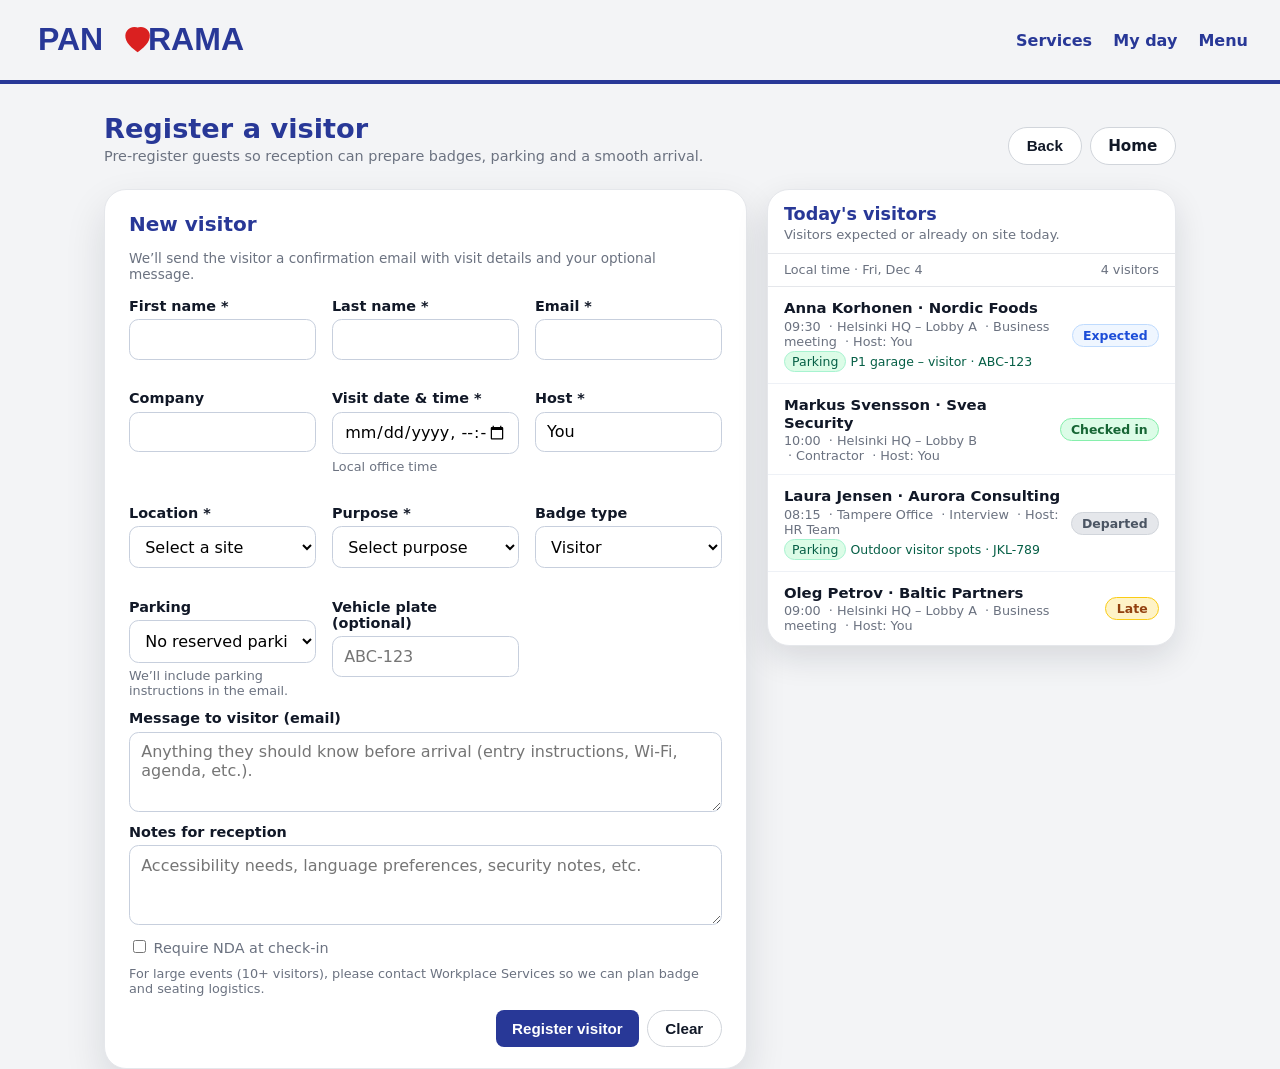
<file: register-visitor.html>
<!doctype html>
<html lang="en">
<head>
  <meta charset="utf-8" />
  <meta name="viewport" content="width=device-width, initial-scale=1" />
  <title>Register a visitor • Panorama</title>
  <link rel="stylesheet" href="styles.css" />
  <style>
    :root {
      --primary: #283897;
      --accent: #da2020;
      --bg: #f3f4f6;
      --muted: #6b7280;
      --card: #ffffff;
    }

    body {
      margin: 0;
      font-family: system-ui, -apple-system, BlinkMacSystemFont, "Segoe UI", sans-serif;
      background: #f3f4f6;
      color: #111827;
    }

    .container {
      max-width: 1120px;
      margin: 1.8rem auto 2.5rem;
      padding: 0 1.5rem;
    }

    .page-header {
      display:flex;
      align-items:center;
      justify-content:space-between;
      gap:1rem;
      margin-bottom:1.5rem;
      flex-wrap: wrap;
    }

    .page-header h1 {
      color: var(--primary);
      margin: 0;
      font-size: 1.7rem;
    }

    .page-header p {
      margin: .25rem 0 0;
      color: var(--muted);
      font-size: .9rem;
    }

    .page-header .actions {
      display:flex;
      flex-wrap:wrap;
      gap:.5rem;
    }

    .primary,
    .secondary {
      border-radius: 999px;
      border: 1px solid transparent;
      padding: .55rem 1.1rem;
      font-size: .95rem;
      font-weight: 600;
      cursor: pointer;
      display: inline-flex;
      align-items: center;
      justify-content: center;
      gap: .35rem;
      text-decoration: none;
      white-space: nowrap;
    }

    .primary {
      background: var(--primary);
      color: #ffffff;
      border-color: var(--primary);
    }

    .primary:hover {
      filter: brightness(1.05);
    }

    .secondary {
      background:#fff;
      color: #111827;
      border-color: #d1d5db;
    }

    .secondary:hover {
      background:#f9fafb;
    }

    .two-col {
      display:grid;
      grid-template-columns: minmax(0, 2.2fr) minmax(0, 1.4fr);
      gap: 1.25rem;
      align-items: flex-start;
    }

    @media (max-width: 960px){
      .two-col{ grid-template-columns: 1fr; }
    }

    /* Form card */
    .form-card {
      background: var(--card);
      border:1px solid #e5e7eb;
      border-radius:22px;
      padding:1.4rem 1.5rem 1.3rem;
      box-shadow:0 18px 40px rgba(15,23,42,.12);
    }

    .form-card h2 {
      margin-top: 0;
      margin-bottom: .25rem;
      font-size: 1.25rem;
    }

    .form-card .hint-top {
      color: var(--muted);
      font-size:.85rem;
      margin-bottom: 1rem;
    }

    .fieldset {
      display:grid;
      grid-template-columns: repeat(12, 1fr);
      gap: .75rem 1rem;
    }

    .field {
      display:flex;
      flex-direction:column;
      gap:.35rem;
      grid-column: span 6;
      min-width: 0;
    }

    .field.full { grid-column: 1 / -1; }
    .field.third { grid-column: span 4; }

    @media (max-width: 720px) {
      .field,
      .field.full,
      .field.third {
        grid-column: 1 / -1;
      }
    }

    .field label {
      font-weight:600;
      font-size: .9rem;
    }

    .field input[type="text"],
    .field input[type="email"],
    .field input[type="datetime-local"],
    .field select,
    .field textarea {
      border:1px solid #c7cfdd;
      border-radius:.6rem;
      padding:.6rem .7rem;
      font:inherit;
      background:#fff;
    }

    .field textarea {
      resize: vertical;
      min-height: 80px;
    }

    .field input:focus,
    .field select:focus,
    .field textarea:focus {
      outline: 2px solid var(--primary);
      outline-offset: 1px;
      border-color: var(--primary);
    }

    .hint { color: var(--muted); font-size:.8rem; }
    .error { color: var(--accent); font-size:.8rem; min-height: 1em; }

    .inline-meta {
      margin-top: .6rem;
      font-size: .8rem;
      color: var(--muted);
    }

    .actions {
      margin-top: .9rem;
      display:flex;
      flex-wrap:wrap;
      gap:.5rem;
      justify-content: flex-end;
    }

    /* Side panel */
    .side {
      background:#fff;
      border:1px solid #e5e7eb;
      border-radius:22px;
      overflow:hidden;
      box-shadow:0 12px 32px rgba(15,23,42,.12);
    }

    .side-header {
      padding:.9rem 1rem .7rem;
      border-bottom:1px solid #e5e7eb;
    }

    .side-header h2 {
      margin:0 0 .15rem;
      font-size:1.1rem;
    }

    .side-header p {
      margin:0;
      font-size:.82rem;
      color: var(--muted);
    }

    .side-filters {
      padding:.5rem 1rem .6rem;
      border-bottom:1px solid #e5e7eb;
      display:flex;
      justify-content:space-between;
      align-items:center;
      gap:.5rem;
      font-size:.8rem;
      color:var(--muted);
    }

    .visit-list {
      list-style:none;
      margin:0;
      padding:0;
    }

    .visit-list li {
      padding: .75rem 1rem .7rem;
      border-bottom:1px solid #eef1f6;
      display:grid;
      grid-template-columns:minmax(0,1.7fr) auto;
      gap:.4rem .6rem;
      align-items:center;
    }

    .visit-list li:last-child { border-bottom:none; }

    .visit-name {
      font-size:.93rem;
      font-weight:600;
      margin-bottom:.1rem;
    }

    .visit-list .meta {
      color: var(--muted);
      font-size:.8rem;
    }

    .visit-list .meta span + span::before {
      content: "·";
      padding: 0 .25rem;
    }

    .parking-tag {
      margin-top:.15rem;
      font-size:.78rem;
      color:#065f46;
      display:inline-flex;
      align-items:center;
      gap:.25rem;
    }

    .parking-tag span {
      padding:.1rem .45rem;
      border-radius:999px;
      background:#dcfce7;
      border:1px solid #a7f3d0;
    }

    .status-pill {
      justify-self:flex-end;
      display:inline-flex;
      align-items:center;
      gap:.25rem;
      padding:.18rem .65rem;
      border-radius:999px;
      font-size:.78rem;
      font-weight:600;
      border:1px solid transparent;
      white-space:nowrap;
    }

    .status-expected {
      background:#eff6ff;
      border-color:#bfdbfe;
      color:#1d4ed8;
    }

    .status-checkedin {
      background:#dcfce7;
      border-color:#86efac;
      color:#166534;
    }

    .status-departed {
      background:#e5e7eb;
      border-color:#d1d5db;
      color:#4b5563;
    }

    .status-late {
      background:#fef3c7;
      border-color:#facc15;
      color:#92400e;
    }

    /* Toast confirmation */
    .toast {
      position: fixed;
      right: 1rem;
      bottom: 1rem;
      background: #0f172a;
      color: #fff;
      padding: .9rem 1rem;
      border-radius: 12px;
      box-shadow: 0 8px 30px rgba(0,0,0,.25);
      display:none;
      max-width: 420px;
      z-index: 40;
    }
    .toast strong { display:block; margin-bottom:.25rem; }
    .toast span { font-size:.87rem; color:#e5e7eb; }
    .toast .toast-actions { margin-top:.5rem; display:flex; gap:.5rem; flex-wrap:wrap; }
    .toast .toast-actions .btn {
      border-radius:999px;
      padding:.45rem .9rem;
      font-weight:600;
      cursor:pointer;
      border: none;
      font-size:.86rem;
    }
    .btn-primary { background: var(--primary); color:#fff; }
    .btn-accent  { background: var(--accent);  color:#fff; }
  </style>
</head>
<body>
  <header class="site-header">
    <div class="brand" aria-label="PANORAMA">
      <!-- Inline logo -->
      <svg xmlns="http://www.w3.org/2000/svg" viewBox="0 0 1200 240" role="img" aria-label="PANORAMA">
        <style>.word{font-family:'Segoe UI',Roboto,Helvetica,Arial,sans-serif;font-weight:700;fill:#283897;}</style>
        <text class="word" x="30" y="170" font-size="160">PAN</text>
        <g transform="translate(430, 40)">
          <path d="M120 35c-18-27-58-27-76 0-18 27-2 64 38 94 5 4 10 8 16 12 6-4 11-8 16-12 40-30 56-67 38-94-18-27-58-27-76 0z" fill="#da2020"/>
        </g>
        <text class="word" x="580" y="170" font-size="160">RAMA</text>
      </svg>
    </div>
    <nav class="top-nav">
      <a href="index.html#services">Services</a>
      <a href="index.html#my-day">My day</a>
      <a href="index.html#menu">Menu</a>
    </nav>
  </header>

  <div class="container">
    <div class="page-header">
      <div>
        <h1>Register a visitor</h1>
        <p>Pre-register guests so reception can prepare badges, parking and a smooth arrival.</p>
      </div>
      <div class="actions">
        <button class="secondary" type="button" onclick="history.back()">Back</button>
        <a class="secondary" href="index.html">Home</a>
      </div>
    </div>

    <div class="two-col">
      <!-- Form -->
      <section class="form-card" aria-label="Visitor registration form">
        <h2>New visitor</h2>
        <p class="hint-top">We’ll send the visitor a confirmation email with visit details and your optional message.</p>

        <form id="visitor-form" novalidate>
          <div class="fieldset">
            <div class="field third">
              <label for="v-first">First name *</label>
              <input id="v-first" name="firstName" type="text" autocomplete="off" required />
              <div class="error" data-err-for="v-first"></div>
            </div>

            <div class="field third">
              <label for="v-last">Last name *</label>
              <input id="v-last" name="lastName" type="text" autocomplete="off" required />
              <div class="error" data-err-for="v-last"></div>
            </div>

            <div class="field third">
              <label for="v-email">Email *</label>
              <input id="v-email" name="email" type="email" autocomplete="off" inputmode="email" required />
              <div class="error" data-err-for="v-email"></div>
            </div>

            <div class="field third">
              <label for="v-company">Company</label>
              <input id="v-company" name="company" type="text" />
            </div>

            <div class="field third">
              <label for="v-datetime">Visit date &amp; time *</label>
              <input id="v-datetime" name="when" type="datetime-local" required />
              <div class="hint">Local office time</div>
              <div class="error" data-err-for="v-datetime"></div>
            </div>

            <div class="field third">
              <label for="v-host">Host *</label>
              <input id="v-host" name="host" type="text" value="You" required />
              <div class="error" data-err-for="v-host"></div>
            </div>

            <div class="field third">
              <label for="v-location">Location *</label>
              <select id="v-location" name="location" required>
                <option value="">Select a site</option>
                <option>Helsinki HQ – Lobby A</option>
                <option>Helsinki HQ – Lobby B</option>
                <option>Tampere Office</option>
                <option>Remote site / Other</option>
              </select>
              <div class="error" data-err-for="v-location"></div>
            </div>

            <div class="field third">
              <label for="v-purpose">Purpose *</label>
              <select id="v-purpose" name="purpose" required>
                <option value="">Select purpose</option>
                <option>Business meeting</option>
                <option>Interview</option>
                <option>Contractor</option>
                <option>Training</option>
                <option>Other</option>
              </select>
              <div class="error" data-err-for="v-purpose"></div>
            </div>

            <div class="field third">
              <label for="v-badge">Badge type</label>
              <select id="v-badge" name="badgeType">
                <option>Visitor</option>
                <option>Contractor</option>
                <option>Vendor</option>
                <option>Temporary employee</option>
              </select>
            </div>

            <!-- Parking -->
            <div class="field third">
              <label for="v-parking">Parking</label>
              <select id="v-parking" name="parking">
                <option value="">No reserved parking</option>
                <option value="p1">P1 garage – visitor</option>
                <option value="outdoor">Outdoor visitor spots</option>
                <option value="ev">EV charging spot</option>
              </select>
              <span class="hint">We’ll include parking instructions in the email.</span>
            </div>

            <div class="field third">
              <label for="v-vehicle">Vehicle plate (optional)</label>
              <input id="v-vehicle" name="vehicle" type="text" placeholder="ABC-123" />
            </div>

            <div class="field full">
              <label for="v-message">Message to visitor (email)</label>
              <textarea id="v-message" name="message" rows="3" placeholder="Anything they should know before arrival (entry instructions, Wi-Fi, agenda, etc.)."></textarea>
            </div>

            <div class="field full">
              <label for="v-notes">Notes for reception</label>
              <textarea id="v-notes" name="notes" rows="3" placeholder="Accessibility needs, language preferences, security notes, etc."></textarea>
            </div>

            <div class="field full" style="align-items:flex-start; gap:.6rem;">
              <label class="hint" style="font-weight:400;">
                <input type="checkbox" id="v-nda" name="nda" />
                Require NDA at check-in
              </label>
            </div>
          </div>

          <div class="inline-meta">
            For large events (10+ visitors), please contact Workplace Services so we can plan badge and seating logistics.
          </div>

          <div class="actions">
            <button type="submit" class="primary">Register visitor</button>
            <button type="reset" class="secondary">Clear</button>
          </div>
        </form>
      </section>

      <!-- Side panel -->
      <aside class="side" aria-label="Today's visitors">
        <div class="side-header">
          <h2>Today's visitors</h2>
          <p>Visitors expected or already on site today.</p>
        </div>
        <div class="side-filters">
          <span>Local time · <span id="visitor-date-label">Today</span></span>
          <span id="visitor-count-label">0 visitors</span>
        </div>
        <ul class="visit-list" id="visit-list">
          <!-- Filled by JS -->
        </ul>
      </aside>
    </div>
  </div>

  <!-- Confirmation toast -->
  <div class="toast" id="toast" role="status" aria-live="polite">
    <strong>Visitor registered</strong>
    <span id="toast-text">Details sent to reception.</span>
    <div class="toast-actions">
      <button id="btn-calendar" class="btn btn-primary">Add to calendar</button>
      <button id="btn-badge" class="btn btn-accent">Print badge</button>
      <a href="index.html#my-day" class="btn btn-primary" style="text-decoration:none; display:inline-block;">View in My day</a>
    </div>
  </div>

  <script src="register-visitor.js"></script>
</body>
</html>
</file>
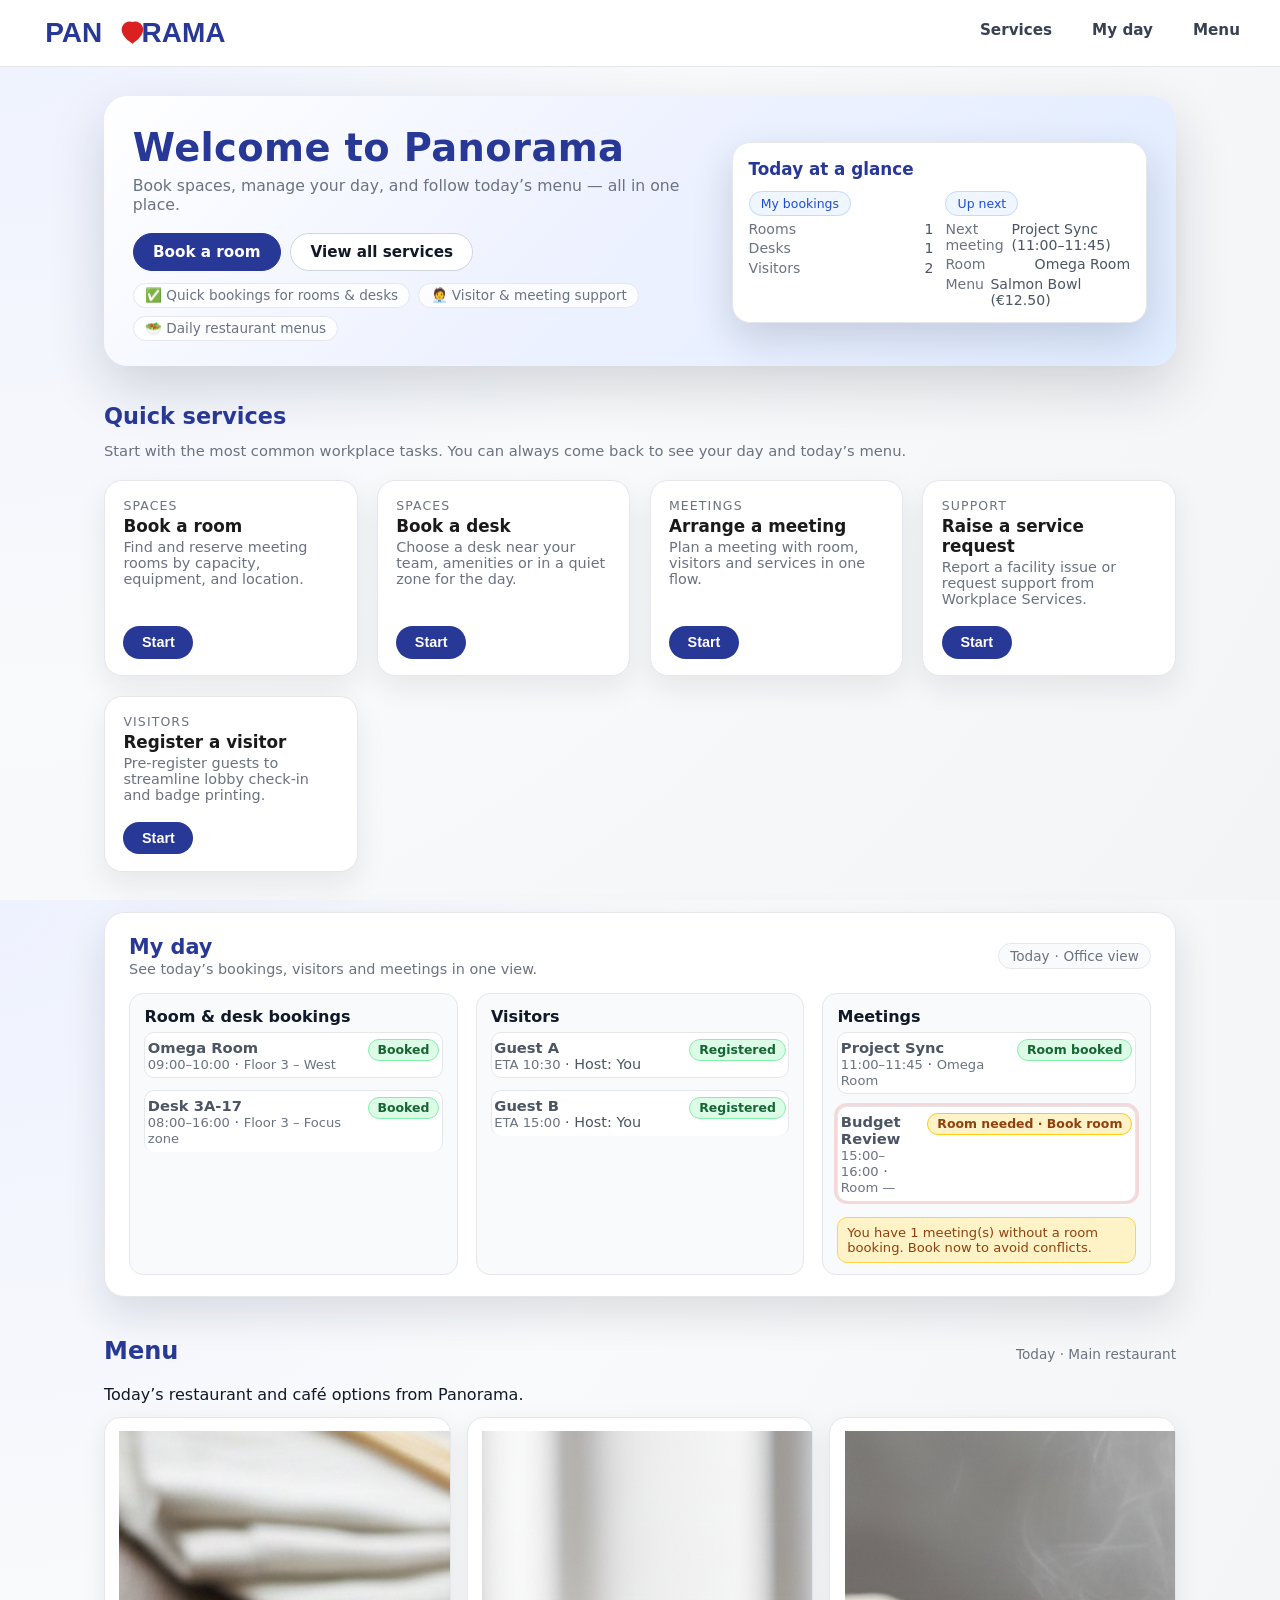
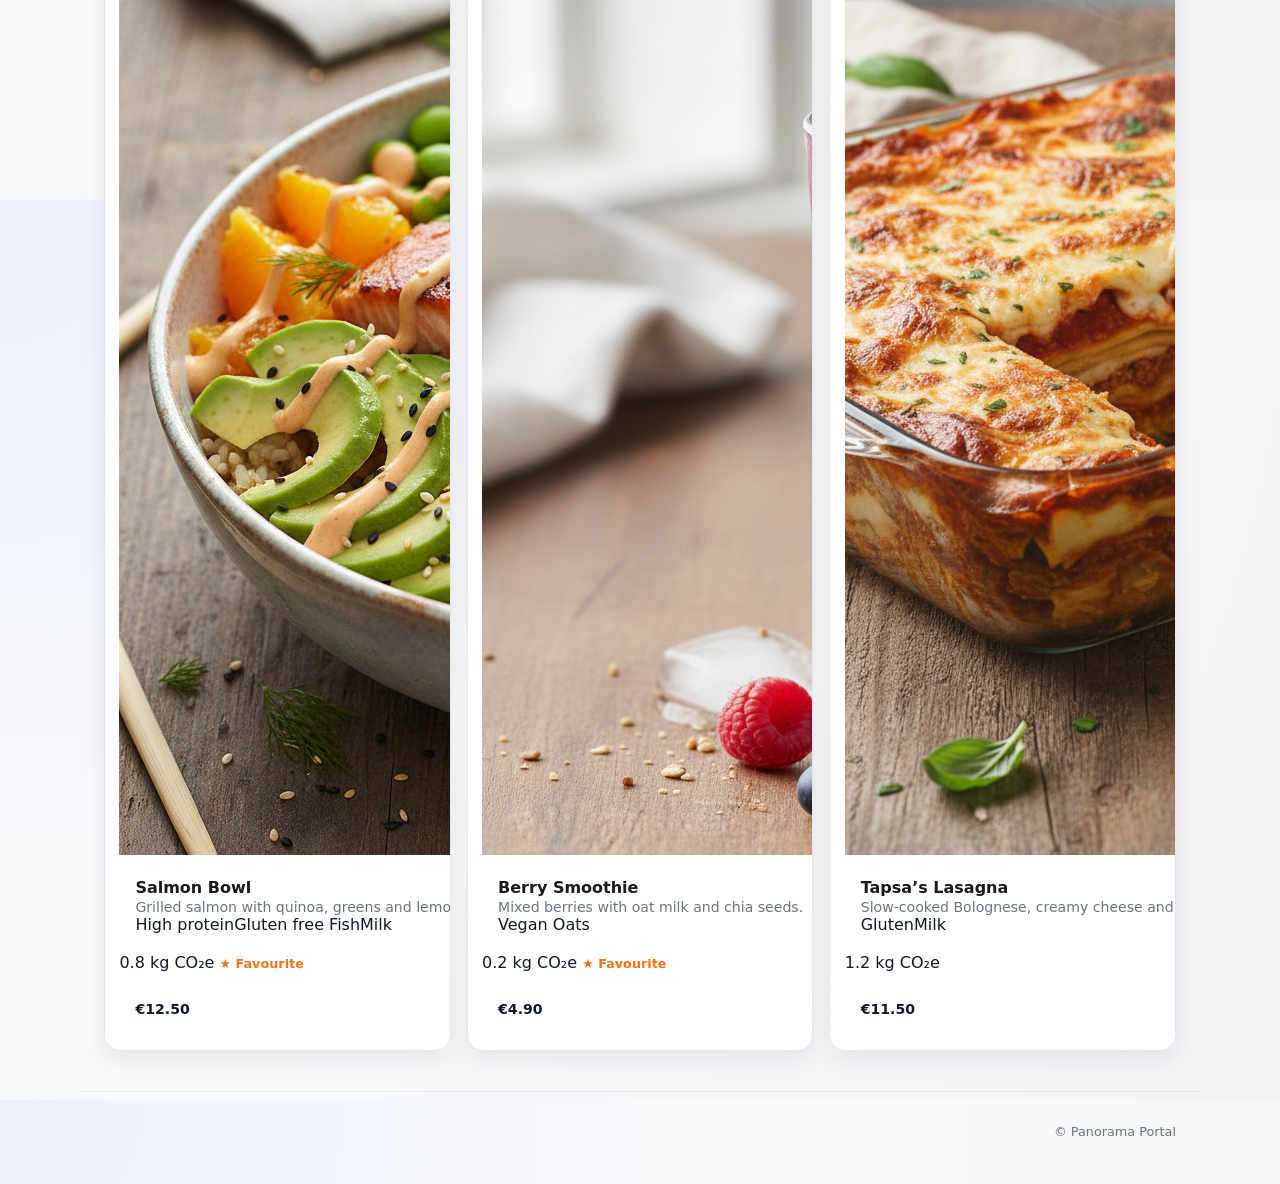
<file: väli.html>
<!doctype html>
<html lang="en">
<head>
  <meta charset="utf-8" />
  <meta name="viewport" content="width=device-width, initial-scale=1" />
  <title>Panorama Client Portal</title>
  <link rel="stylesheet" href="styles.css" />
  <style>
    :root {
      --primary: #283897;
      --accent: #da2020;
      --bg: #f3f4f6;
      --muted: #6b7280;
      --card: #ffffff;
      --radius-lg: 18px;
    }

    body {
      margin: 0;
      font-family: system-ui, -apple-system, BlinkMacSystemFont, "Segoe UI", sans-serif;
      background: radial-gradient(circle at top left, #eef2ff, #f9fafb 45%, #f3f4f6);
      color: #111827;
    }

    main {
      max-width: 1120px;
      margin: 1.8rem auto 2.5rem;
      padding: 0 1.5rem;
    }

    /* Header / nav (shared with other pages) */
    .site-header {
      display: flex;
      align-items: center;
      justify-content: space-between;
      padding: .75rem 2.5rem;
      border-bottom: 1px solid #e5e7eb;
      background: #ffffff;
      position: sticky;
      top: 0;
      z-index: 20;
    }

    .site-header .brand svg {
      height: 42px;
      width: auto;
      display: block;
    }

    .top-nav {
      display: flex;
      gap: 1.5rem;
      font-size: .95rem;
    }

    .top-nav a {
      text-decoration: none;
      color: #374151;
      padding-bottom: .2rem;
      border-bottom: 2px solid transparent;
    }

    .top-nav a:hover,
    .top-nav a:focus-visible {
      color: var(--primary);
      border-bottom-color: var(--primary);
    }

    /* Generic button-like links */
    .primary,
    .secondary {
      border-radius: 999px;
      border: 1px solid transparent;
      padding: .55rem 1.2rem;
      font-size: .95rem;
      font-weight: 600;
      cursor: pointer;
      display: inline-flex;
      align-items: center;
      justify-content: center;
      gap: .35rem;
      text-decoration: none;
      white-space: nowrap;
    }

    .primary {
      background: var(--primary);
      color: #ffffff;
      border-color: var(--primary);
    }

    .primary:hover {
      filter: brightness(1.05);
    }

    .secondary {
      background: #ffffff;
      color: #111827;
      border-color: #d1d5db;
    }

    .secondary:hover {
      background: #f9fafb;
    }

    /* Hero */
    .hero {
      display: grid;
      grid-template-columns: minmax(0, 3fr) minmax(0, 2.2fr);
      gap: 2rem;
      align-items: center;
      padding: 1.8rem 1.8rem 1.6rem;
      border-radius: 24px;
      background: linear-gradient(135deg, #ffffff 0%, #eef2ff 45%, #e0ecff 100%);
      box-shadow: 0 22px 55px rgba(15, 23, 42, 0.16);
      margin-bottom: 2.3rem;
    }

    @media (max-width: 880px) {
      .hero {
        grid-template-columns: minmax(0, 1fr);
        padding: 1.4rem 1.3rem 1.2rem;
      }
    }

    .hero h1 {
      margin: 0 0 .4rem;
      font-size: clamp(2.1rem, 3vw, 2.5rem);
      letter-spacing: .01em;
    }

    .hero p {
      margin: 0 0 1.2rem;
      color: var(--muted);
      font-size: .98rem;
    }

    .hero-actions {
      display: flex;
      flex-wrap: wrap;
      gap: .6rem;
      margin-bottom: .75rem;
    }

    .hero-meta {
      display: flex;
      flex-wrap: wrap;
      gap: .5rem;
      font-size: .85rem;
      color: var(--muted);
    }

    .hero-meta span {
      display: inline-flex;
      align-items: center;
      gap: .35rem;
      padding: .22rem .7rem;
      border-radius: 999px;
      background: rgba(255, 255, 255, 0.8);
      border: 1px solid #e5e7eb;
    }

    .hero-right {
      justify-self: center;
      width: 100%;
    }

    .hero-summary {
      border-radius: 18px;
      background: #ffffff;
      padding: 1rem 1rem .9rem;
      box-shadow: 0 15px 40px rgba(15, 23, 42, 0.16);
      border: 1px solid #e5e7eb;
      font-size: .88rem;
    }

    .hero-summary h2 {
      margin: 0 0 .7rem;
      font-size: 1.05rem;
    }

    .hero-summary-grid {
      display: grid;
      grid-template-columns: 1.1fr 1.1fr;
      gap: .75rem;
    }

    .hero-pill {
      padding: .25rem .7rem;
      border-radius: 999px;
      background: #eff6ff;
      color: #1d4ed8;
      font-size: .78rem;
      border: 1px solid #bfdbfe;
      display: inline-flex;
      align-items: center;
      gap: .25rem;
      margin-bottom: .35rem;
    }

    .hero-summary ul {
      list-style: none;
      margin: 0;
      padding: 0;
      display: grid;
      gap: .2rem;
    }

    .hero-summary li {
      display: flex;
      justify-content: space-between;
      gap: .4rem;
      color: #4b5563;
    }

    .hero-summary-label {
      color: var(--muted);
    }

    /* Sections */
    section {
      margin-bottom: 2.5rem;
    }

    section > h2 {
      margin-bottom: .8rem;
      font-size: 1.4rem;
    }

    section > p.section-lead {
      margin-top: 0;
      margin-bottom: 1.3rem;
      color: var(--muted);
      font-size: .92rem;
    }

    /* Services (Quick services) */
    .card-grid {
      display: grid;
      grid-template-columns: repeat(auto-fit, minmax(230px, 1fr));
      gap: 1.2rem;
      align-items: stretch;
    }

    .card.service {
      background: var(--card);
      border-radius: var(--radius-lg);
      padding: 1.1rem 1.15rem 1.05rem;
      box-shadow: 0 12px 30px rgba(15, 23, 42, 0.08);
      border: 1px solid #e5e7eb;
      display: flex;
      flex-direction: column;
      justify-content: space-between;
      gap: .6rem;
      position: relative;
      overflow: hidden;
    }

    .card.service::after {
  content: "";
  position: absolute;
  inset: auto -40%;
  height: 48%;
  top: auto;
  bottom: -20%;
  background: radial-gradient(circle at top, rgba(40, 56, 151, 0.1), transparent 60%);
  opacity: 0;
  transition: opacity .18s;
  pointer-events: none; /* ← FIX */
    }

    .card.service:hover::after {
      opacity: 1;
    }

    .card.service h3 {
      margin: 0 0 .2rem;
      font-size: 1.05rem;
    }

    .card.service p {
      margin: 0 0 .6rem;
      color: var(--muted);
      font-size: .9rem;
    }

    .card.service .primary {
      align-self: flex-start;
      border-radius: 999px;
      padding: .45rem 1.1rem;
      font-size: .9rem;
      border: 1px solid transparent;
      transition: transform .12s ease, box-shadow .12s ease;
    }

    .card.service .primary:hover {
      box-shadow: 0 12px 30px rgba(40, 56, 151, 0.32);
      transform: translateY(-1px);
    }

    .service-eyebrow {
      font-size: .78rem;
      text-transform: uppercase;
      letter-spacing: .09em;
      color: #6b7280;
      margin-bottom: .15rem;
    }

    /* My day – same visual language as other cards */
    .my-day-card {
      background: #ffffff;
      border-radius: 20px;
      padding: 1.4rem 1.5rem 1.3rem;
      box-shadow: 0 18px 40px rgba(15, 23, 42, 0.12);
      border: 1px solid #e5e7eb;
    }

    .my-day-header {
      display: flex;
      justify-content: space-between;
      align-items: center;
      gap: .75rem;
      flex-wrap: wrap;
      margin-bottom: 1rem;
    }

    .my-day-header h2 {
      margin: 0;
      font-size: 1.3rem;
    }

    .my-day-header p {
      margin: .1rem 0 0;
      font-size: .9rem;
      color: var(--muted);
    }

    .my-day-filter {
      display: inline-flex;
      align-items: center;
      gap: .3rem;
      padding: .25rem .7rem;
      border-radius: 999px;
      border: 1px solid #e5e7eb;
      background: #f9fafb;
      font-size: .85rem;
      color: var(--muted);
    }

    .my-day-columns {
      display: grid;
      grid-template-columns: repeat(auto-fit, minmax(230px, 1fr));
      gap: 1.1rem;
    }

    .my-day-columns .column {
      border-radius: 14px;
      background: #f9fafb;
      padding: .8rem .9rem .7rem;
      border: 1px solid #e5e7eb;
      min-height: 130px;
    }

    .my-day-columns .column h3 {
      margin-top: 0;
      margin-bottom: .4rem;
      font-size: 1rem;
    }
/* My Day list items: align info + badge nicely */
.my-day-columns .list li {
  display: flex;
  justify-content: space-between;
  align-items: flex-start;
  gap: 0.75rem;
  padding: 0.35rem 0.15rem;
  border-bottom: 1px solid #e5e7eb;
}

.my-day-columns .list li:last-child {
  border-bottom: none;
}

.my-day-columns .list li > div:first-child strong {
  font-size: 0.92rem;
}

.my-day-columns .list li > div:first-child span {
  font-size: 0.82rem;
  color: #6b7280;
}

/* Badges – small, pill-style, not chunky buttons */
.badge {
  display: inline-flex;
  align-items: center;
  justify-content: center;
  border-radius: 999px;
  padding: 0.18rem 0.7rem;
  font-size: 0.78rem;
  font-weight: 600;
  border: 1px solid transparent;
  white-space: nowrap;
}

/* Green pill = OK state */
.badge.success {
  background: #dcfce7;
  border-color: #86efac;
  color: #166534;
}

/* Amber pill = warning / needs action */
.badge.warning {
  background: #fef3c7;
  border-color: #facc15;
  color: #92400e;
}

/* Make "Room needed" look like a real action button */
.badge-cta {
  text-decoration: none;
  cursor: pointer;
  background: #f97316;
  border-color: #ea580c;
  color: #ffffff;
  padding-inline: 0.8rem;
}

.badge-cta:hover {
  background: #ea580c;
  border-color: #c2410c;
}


    .list {
      list-style: none;
      margin: 0;
      padding: 0;
      font-size: .9rem;
      color: #4b5563;
      display: grid;
      gap: .25rem;
    }

    .list.empty::before {
      content: "Nothing scheduled yet.";
      font-size: .9rem;
      color: var(--muted);
    }

    .badge {
      display: inline-flex;
      align-items: center;
      justify-content: center;
      border-radius: 999px;
      padding: .15rem .55rem;
      font-size: .78rem;
      font-weight: 600;
      border: 1px solid transparent;
      white-space: nowrap;
    }

    .badge.success {
      background: #dcfce7;
      border-color: #86efac;
      color: #166534;
    }

    .badge.warning {
      background: #fef3c7;
      border-color: #facc15;
      color: #92400e;
    }

    .alert {
      margin-top: .5rem;
      padding: .45rem .55rem;
      border-radius: 10px;
      background: #fef3c7;
      border: 1px solid #fcd34d;
      font-size: .82rem;
      color: #92400e;
    }

    /* Menu */
    .menu-section > h2 {
      margin-bottom: .2rem;
    }

    .menu-header-row {
      display: flex;
      justify-content: space-between;
      align-items: baseline;
      gap: .75rem;
      margin-bottom: .8rem;
      flex-wrap: wrap;
    }

    .menu-meta {
      font-size: .85rem;
      color: var(--muted);
    }

    .menu-grid {
      display: grid;
      grid-template-columns: repeat(auto-fit, minmax(220px, 1fr));
      gap: 1rem;
    }

    .menu-card {
      background: #ffffff;
      border-radius: 16px;
      border: 1px solid #e5e7eb;
      padding: .85rem .9rem .8rem;
      display: grid;
      grid-template-rows: auto 1fr auto;
      gap: .45rem;
      box-shadow: 0 8px 25px rgba(15, 23, 42, 0.08);
    }

    .menu-card .image {
      height: 70px;
      border-radius: 12px;
      background: linear-gradient(135deg, #dbeafe, #fee2e2);
    }

    .menu-card h3 {
      margin: 0 0 .1rem;
      font-size: 1rem;
    }

    .menu-card p {
      margin: 0;
      font-size: .88rem;
      color: var(--muted);
    }

    .menu-card .actions {
      display: flex;
      align-items: center;
      justify-content: space-between;
      gap: .5rem;
      font-size: .88rem;
      margin-top: .3rem;
    }

    .menu-card .price {
      font-weight: 600;
    }

    .menu-card .favourite {
      font-size: .8rem;
      color: #f97316;
    }

    .menu-card .pay {
      border-radius: 999px;
      border: 1px solid var(--primary);
      padding: .25rem .8rem;
      font-size: .85rem;
      background: #ffffff;
      color: var(--primary);
      cursor: pointer;
    }

    .menu-card .pay:hover {
      background: #eef2ff;
    }

    /* Footer */
    .site-footer {
      max-width: 1120px;
      margin: 0 auto;
      padding: 1.2rem 1.5rem 2rem;
      font-size: .8rem;
      color: var(--muted);
      text-align: right;
    }
  </style>
</head>
<body>
  <!-- Header with Panorama logo -->
  <header class="site-header">
    <div class="brand" aria-label="PANORAMA logo">
      <!-- Inline SVG: PAN❤RAMA (primary #283897, heart #da2020) -->
      <svg xmlns="http://www.w3.org/2000/svg" viewBox="0 0 1200 240" role="img" aria-label="PANORAMA">
        <style>
          .word { font-family: 'Segoe UI', Roboto, Helvetica, Arial, sans-serif; font-weight: 700; fill: #283897; }
        </style>
        <text class="word" x="30" y="170" font-size="160">PAN</text>
        <g transform="translate(430, 40)">
          <path d="M120 35c-18-27-58-27-76 0-18 27-2 64 38 94 5 4 10 8 16 12 6-4 11-8 16-12 40-30 56-67 38-94-18-27-58-27-76 0z"
                fill="#da2020"/>
        </g>
        <text class="word" x="580" y="170" font-size="160">RAMA</text>
      </svg>
    </div>

    <nav class="top-nav" aria-label="Primary">
      <a href="#services">Services</a>
      <a href="#my-day">My day</a>
      <a href="#menu">Menu</a>
    </nav>
  </header>

  <main>
    <!-- Hero -->
    <section class="hero" aria-label="Welcome">
      <div>
        <h1>Welcome to Panorama</h1>
        <p>Book spaces, manage your day, and follow today’s menu — all in one place.</p>

        <div class="hero-actions">
          <a class="primary" href="book-room.html">Book a room</a>
          <a class="secondary" href="#services">View all services</a>
        </div>

        <div class="hero-meta">
          <span>✅ Quick bookings for rooms & desks</span>
          <span>🧑‍💼 Visitor & meeting support</span>
          <span>🥗 Daily restaurant menus</span>
        </div>
      </div>

      <div class="hero-right">
        <div class="hero-summary" aria-label="Today at a glance">
          <h2>Today at a glance</h2>
          <div class="hero-summary-grid">
            <div>
              <div class="hero-pill">My bookings</div>
              <ul>
                <li>
                  <span class="hero-summary-label">Rooms</span>
                  <span id="hero-rooms-count">–</span>
                </li>
                <li>
                  <span class="hero-summary-label">Desks</span>
                  <span id="hero-desks-count">–</span>
                </li>
                <li>
                  <span class="hero-summary-label">Visitors</span>
                  <span id="hero-visitors-count">–</span>
                </li>
              </ul>
            </div>
            <div>
              <div class="hero-pill">Up next</div>
              <ul>
                <li>
                  <span class="hero-summary-label">Next meeting</span>
                  <span id="hero-next-meeting">No meeting</span>
                </li>
                <li>
                  <span class="hero-summary-label">Room</span>
                  <span id="hero-next-meeting-room">Not assigned</span>
                </li>
                <li>
                  <span class="hero-summary-label">Menu</span>
                  <span id="hero-menu-highlight">Loading...</span>
                </li>
              </ul>
            </div>
          </div>
        </div>
      </div>
    </section>

    <!-- Services -->
    <section id="services" aria-labelledby="services-title">
      <h2 id="services-title">Quick services</h2>
      <p class="section-lead">
        Start with the most common workplace tasks. You can always come back to see your day and today’s menu.
      </p>

      <div class="card-grid">
        <article class="card service">
          <div>
            <div class="service-eyebrow">Spaces</div>
            <h3>Book a room</h3>
            <p>Find and reserve meeting rooms by capacity, equipment, and location.</p>
          </div>
          <button class="primary" onclick="location.href='book-room.html'">Start</button>
        </article>

        <article class="card service">
          <div>
            <div class="service-eyebrow">Spaces</div>
            <h3>Book a desk</h3>
            <p>Choose a desk near your team, amenities or in a quiet zone for the day.</p>
          </div>
          <button class="primary" onclick="location.href='book-desk.html'">Start</button>
        </article>

        <article class="card service">
          <div>
            <div class="service-eyebrow">Meetings</div>
            <h3>Arrange a meeting</h3>
            <p>Plan a meeting with room, visitors and services in one flow.</p>
          </div>
          <button class="primary" onclick="location.href='arrange-meeting.html'">Start</button>
        </article>

        <article class="card service">
          <div>
            <div class="service-eyebrow">Support</div>
            <h3>Raise a service request</h3>
            <p>Report a facility issue or request support from Workplace Services.</p>
          </div>
          <button class="primary" onclick="location.href='raise-request.html'">Start</button>
        </article>

        <article class="card service">
          <div>
            <div class="service-eyebrow">Visitors</div>
            <h3>Register a visitor</h3>
            <p>Pre-register guests to streamline lobby check-in and badge printing.</p>
          </div>
          <button class="primary" onclick="location.href='register-visitor.html'">Start</button>
        </article>
      </div>
    </section>

    <!-- My Day -->
    <section id="my-day" class="my-day-card" aria-labelledby="myday-title">
      <div class="my-day-header">
        <div>
          <h2 id="myday-title">My day</h2>
          <p>See today’s bookings, visitors and meetings in one view.</p>
        </div>
        <div class="my-day-filter" aria-label="Current view">
          <span>Today</span> · <span>Office view</span>
        </div>
      </div>

      <div class="my-day-columns">
        <div class="column" aria-label="Bookings">
          <h3>Room & desk bookings</h3>
          <ul id="booking-list" class="list"></ul>
        </div>

        <div class="column" aria-label="Visitors">
          <h3>Visitors</h3>
          <ul id="visitor-list" class="list"></ul>
        </div>

        <div class="column" aria-label="Meetings">
          <h3>Meetings</h3>
          <ul id="meeting-list" class="list"></ul>
          <!-- This alert appears when a meeting doesn't have a room -->
          <div id="meeting-alert" class="alert" role="status" aria-live="polite" hidden></div>
        </div>
      </div>
    </section>

    <!-- Menu -->
    <section id="menu" class="menu-section" aria-labelledby="menu-title">
      <div class="menu-header-row">
        <div>
          <h2 id="menu-title">Menu</h2>
          <p class="section-lead" style="margin-bottom:0;">
            Today’s restaurant and café options from Panorama.
          </p>
        </div>
        <div class="menu-meta">
          <span id="menu-date-label">Today</span> ·
          <span id="menu-location-label">Default restaurant</span>
        </div>
      </div>

      <div class="menu-grid" id="menu-grid" aria-label="Available meals"></div>
    </section>
  </main>

  <footer class="site-footer">
    <p>© Panorama Portal</p>
  </footer>

  <script src="app.js"></script>
</body>
</html>
</file>
<file: styles.css>
:root {
  --primary: #283897;   /* brand text color */
  --accent:  #da2020;   /* heart + action color */
  --ink:     #1a1a1a;
  --muted:   #6b7280;
  --bg:      #ffffff;
  --card:    #f8f9fc;
  --success: #16a34a;
  --warning: #f59e0b;
}

* { box-sizing: border-box; }
html, body { height: 100%; }
body {
  margin: 0;
  font-family: "Segoe UI", Roboto, Helvetica, Arial, sans-serif;
  color: var(--ink);
  background: var(--bg);
}

/* Header */
.site-header {
  display: flex; align-items: center; justify-content: space-between;
  gap: 2rem; padding: 1rem 2rem; border-bottom: 4px solid var(--primary);
}
.brand svg { height: 48px; width: auto; display: block; }

.top-nav a {
  color: var(--primary); text-decoration: none; font-weight: 600; margin-left: 1rem;
}
.top-nav a:hover { text-decoration: underline; }

/* Hero */
.hero { padding: 2rem; background: linear-gradient(90deg, #eef2ff, #ffffff); }
.hero h1 { color: var(--primary); margin: 0 0 .5rem 0; }
.hero p  { color: var(--muted); margin: 0; }

main { padding: 2rem; }
h2 { color: var(--primary); margin-top: 0; }

/* Cards & Services */
.card-grid { display: grid; grid-template-columns: repeat(auto-fit, minmax(250px, 1fr)); gap: 1rem; }
.card {
  background: var(--card); border: 1px solid #e5e7eb; border-radius: 12px; padding: 1rem;
  display: flex; flex-direction: column; gap: .5rem; box-shadow: 0 2px 6px rgba(0,0,0,.05);
}
.card h3 { margin: 0; color: var(--ink); }
.card p  { color: var(--muted); }

button.primary {
  align-self: flex-start; background: var(--primary); color: #fff;
  border: none; border-radius: 8px; padding: .6rem 1rem; font-weight: 700; cursor: pointer;
}
button.primary:hover { filter: brightness(1.05); }

/* My day */
.my-day-columns { display: grid; grid-template-columns: repeat(auto-fit, minmax(260px, 1fr)); gap: 1rem; }
.list { list-style: none; padding-left: 0; margin: 0; }
.list li {
  background: var(--card); border: 1px solid #e5e7eb; border-radius: 10px;
  padding: .75rem; margin-bottom: .5rem; display: grid; grid-template-columns: 1fr auto; gap: .5rem;
}

.badge { display: inline-block; padding: .2rem .5rem; border-radius: 999px; font-size: .75rem; font-weight: 700; }
.badge.success { background: #dcfce7; color: var(--success); border: 1px solid #86efac; }
.badge.warning { background: #fef3c7; color: var(--warning); border: 1px solid #fcd34d; }

/* Meeting with no room booking */
.no-room { border-color: var(--accent); box-shadow: 0 0 0 3px rgba(218,32,32,.15); }
.alert { margin-top: .5rem; padding: .75rem; border: 1px solid var(--accent); border-radius: 8px; background: #fff5f5; }

/* Menu */
.menu-section { margin-top: 2rem; }
.menu-grid { display: grid; grid-template-columns: repeat(auto-fit, minmax(220px, 1fr)); gap: 1rem; }
.menu-card {
  background: var(--card); border: 1px solid #e5e7eb; border-radius: 12px; overflow: hidden;
  display: grid; grid-template-rows: 140px auto auto;
}
.menu-card .image { background: linear-gradient(135deg, #eef2ff, #e0e7ff); }
.menu-card .content { padding: .75rem 1rem; }
.menu-card h3 { margin: 0; color: var(--ink); }
.menu-card p  { margin: .25rem 0 0 0; color: var(--muted); }

.menu-card .actions { display: flex; align-items: center; justify-content: space-between; gap: .5rem; padding: .75rem 1rem 1rem; }
.favourite { color: var(--accent); font-weight: 800; }

.pay {
  background: var(--accent); color: #fff; border: none; border-radius: 8px;
  padding: .5rem .9rem; font-weight: 700; cursor: pointer;
}
.pay:hover { filter: brightness(1.05); }

/* Footer */
.site-footer { margin-top: 2rem; padding: 1rem 2rem; border-top: 1px solid #e5e7eb; color: var(--muted); }

/* Optional dark mode */
@media (prefers-color-scheme: dark) {
  :root { --ink: #e5e7eb; --bg: #0b0f1a; --card: #121a2c; --muted: #9aa4b2; }
  .card, .list li, .menu-card { border-color: #1f2937; }
  .alert { background: rgba(218,32,32,.15); }
}
</file>
<file: CaseFinland/styles.css>
:root {
  --primary: #283897;   /* brand text color */
  --accent:  #da2020;   /* heart + action color */
  --ink:     #1a1a1a;
  --muted:   #6b7280;
  --bg:      #ffffff;
  --card:    #f8f9fc;
  --success: #16a34a;
  --warning: #f59e0b;
}

* { box-sizing: border-box; }
html, body { height: 100%; }
body {
  margin: 0;
  font-family: "Segoe UI", Roboto, Helvetica, Arial, sans-serif;
  color: var(--ink);
  background: var(--bg);
}

/* Header */
.site-header {
  display: flex; align-items: center; justify-content: space-between;
  gap: 2rem; padding: 1rem 2rem; border-bottom: 4px solid var(--primary);
}
.brand svg { height: 48px; width: auto; display: block; }

.top-nav a {
  color: var(--primary); text-decoration: none; font-weight: 600; margin-left: 1rem;
}
.top-nav a:hover { text-decoration: underline; }

/* Hero */
.hero { padding: 2rem; background: linear-gradient(90deg, #eef2ff, #ffffff); }
.hero h1 { color: var(--primary); margin: 0 0 .5rem 0; }
.hero p  { color: var(--muted); margin: 0; }

main { padding: 2rem; }
h2 { color: var(--primary); margin-top: 0; }

/* Cards & Services */
.card-grid { display: grid; grid-template-columns: repeat(auto-fit, minmax(250px, 1fr)); gap: 1rem; }
.card {
  background: var(--card); border: 1px solid #e5e7eb; border-radius: 12px; padding: 1rem;
  display: flex; flex-direction: column; gap: .5rem; box-shadow: 0 2px 6px rgba(0,0,0,.05);
}
.card h3 { margin: 0; color: var(--ink); }
.card p  { color: var(--muted); }

button.primary {
  align-self: flex-start; background: var(--primary); color: #fff;
  border: none; border-radius: 8px; padding: .6rem 1rem; font-weight: 700; cursor: pointer;
}
button.primary:hover { filter: brightness(1.05); }

/* My day */
.my-day-columns { display: grid; grid-template-columns: repeat(auto-fit, minmax(260px, 1fr)); gap: 1rem; }
.list { list-style: none; padding-left: 0; margin: 0; }
.list li {
  background: var(--card); border: 1px solid #e5e7eb; border-radius: 10px;
  padding: .75rem; margin-bottom: .5rem; display: grid; grid-template-columns: 1fr auto; gap: .5rem;
}

.badge { display: inline-block; padding: .2rem .5rem; border-radius: 999px; font-size: .75rem; font-weight: 700; }
.badge.success { background: #dcfce7; color: var(--success); border: 1px solid #86efac; }
.badge.warning { background: #fef3c7; color: var(--warning); border: 1px solid #fcd34d; }

/* Meeting with no room booking */
.no-room { border-color: var(--accent); box-shadow: 0 0 0 3px rgba(218,32,32,.15); }
.alert { margin-top: .5rem; padding: .75rem; border: 1px solid var(--accent); border-radius: 8px; background: #fff5f5; }

/* Menu */
.menu-section { margin-top: 2rem; }
.menu-grid { display: grid; grid-template-columns: repeat(auto-fit, minmax(220px, 1fr)); gap: 1rem; }
.menu-card {
  background: var(--card); border: 1px solid #e5e7eb; border-radius: 12px; overflow: hidden;
  display: grid; grid-template-rows: 140px auto auto;
}
.menu-card .image { background: linear-gradient(135deg, #eef2ff, #e0e7ff); }
.menu-card .content { padding: .75rem 1rem; }
.menu-card h3 { margin: 0; color: var(--ink); }
.menu-card p  { margin: .25rem 0 0 0; color: var(--muted); }

.menu-card .actions { display: flex; align-items: center; justify-content: space-between; gap: .5rem; padding: .75rem 1rem 1rem; }
.favourite { color: var(--accent); font-weight: 800; }

.pay {
  background: var(--accent); color: #fff; border: none; border-radius: 8px;
  padding: .5rem .9rem; font-weight: 700; cursor: pointer;
}
.pay:hover { filter: brightness(1.05); }

/* Footer */
.site-footer { margin-top: 2rem; padding: 1rem 2rem; border-top: 1px solid #e5e7eb; color: var(--muted); }

/* Optional dark mode */
@media (prefers-color-scheme: dark) {
  :root { --ink: #e5e7eb; --bg: #0b0f1a; --card: #121a2c; --muted: #9aa4b2; }
  .card, .list li, .menu-card { border-color: #1f2937; }
  .alert { background: rgba(218,32,32,.15); }
}
</file>
